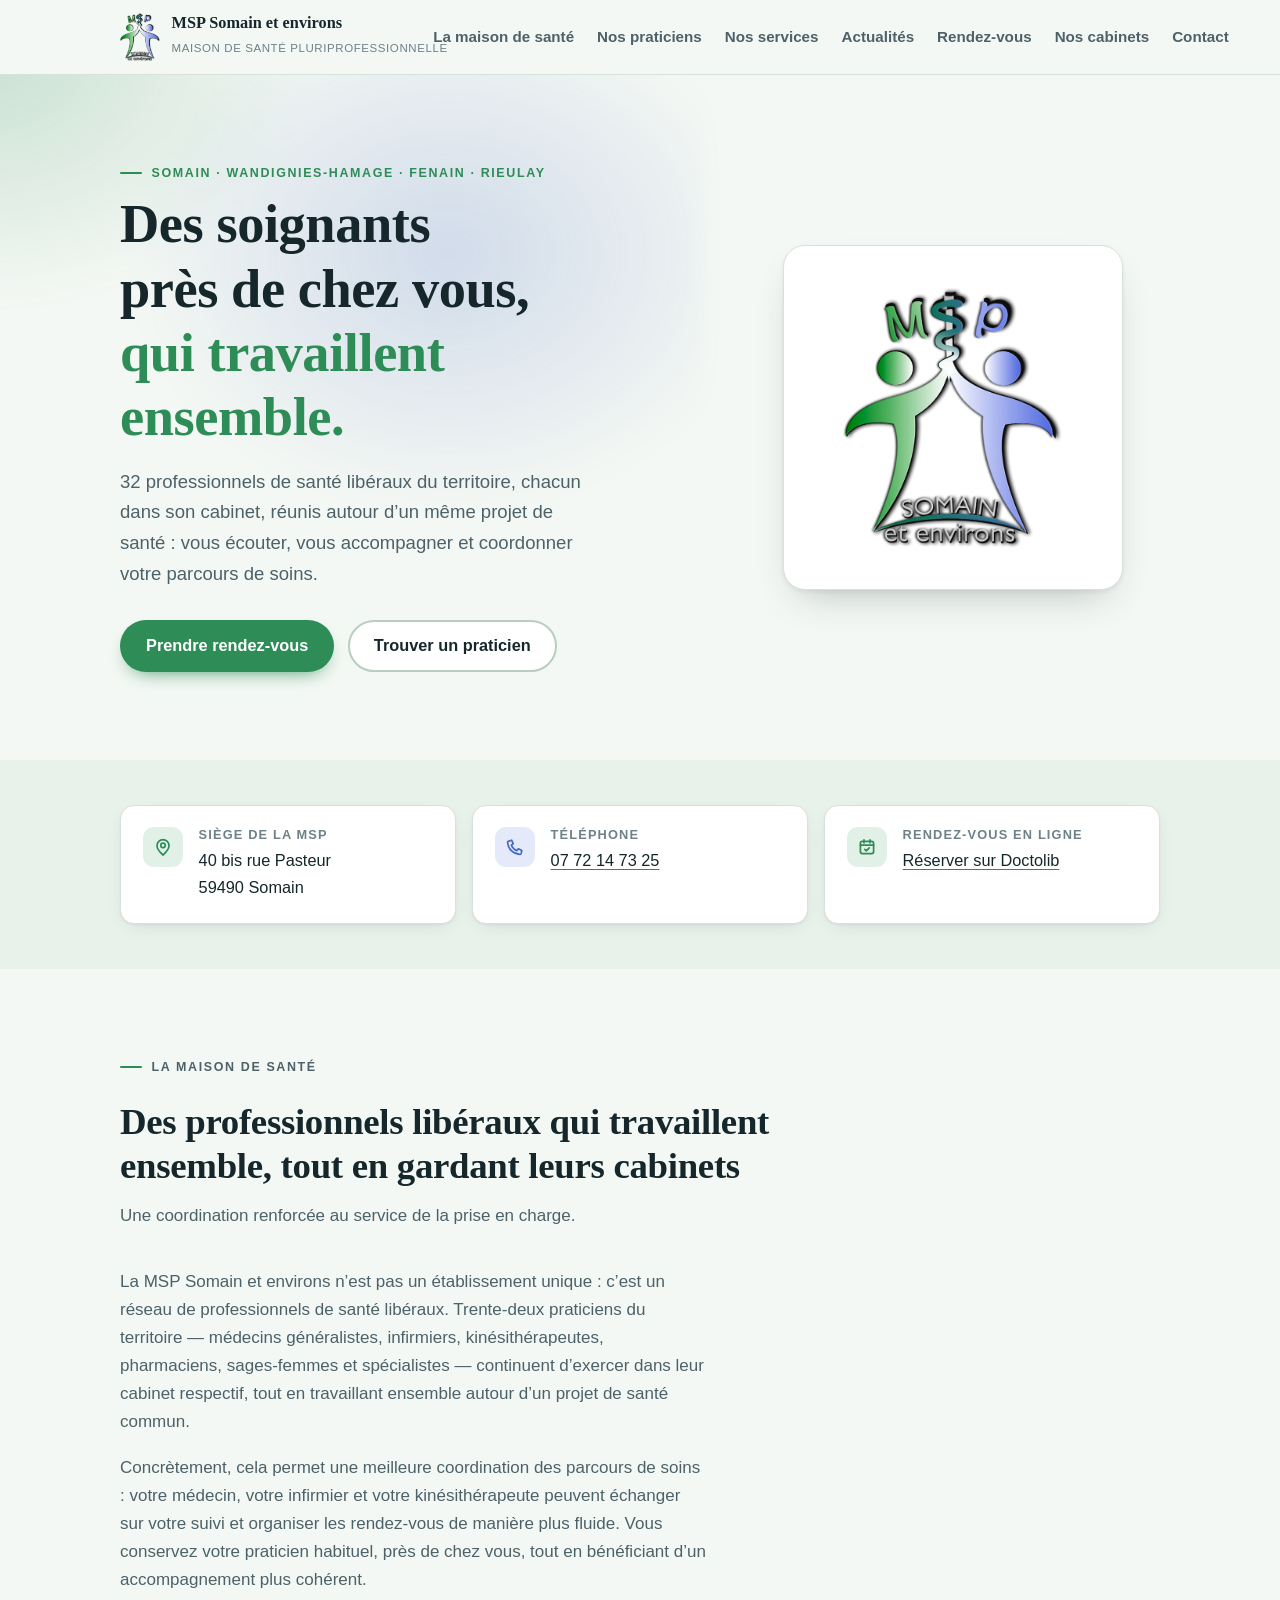
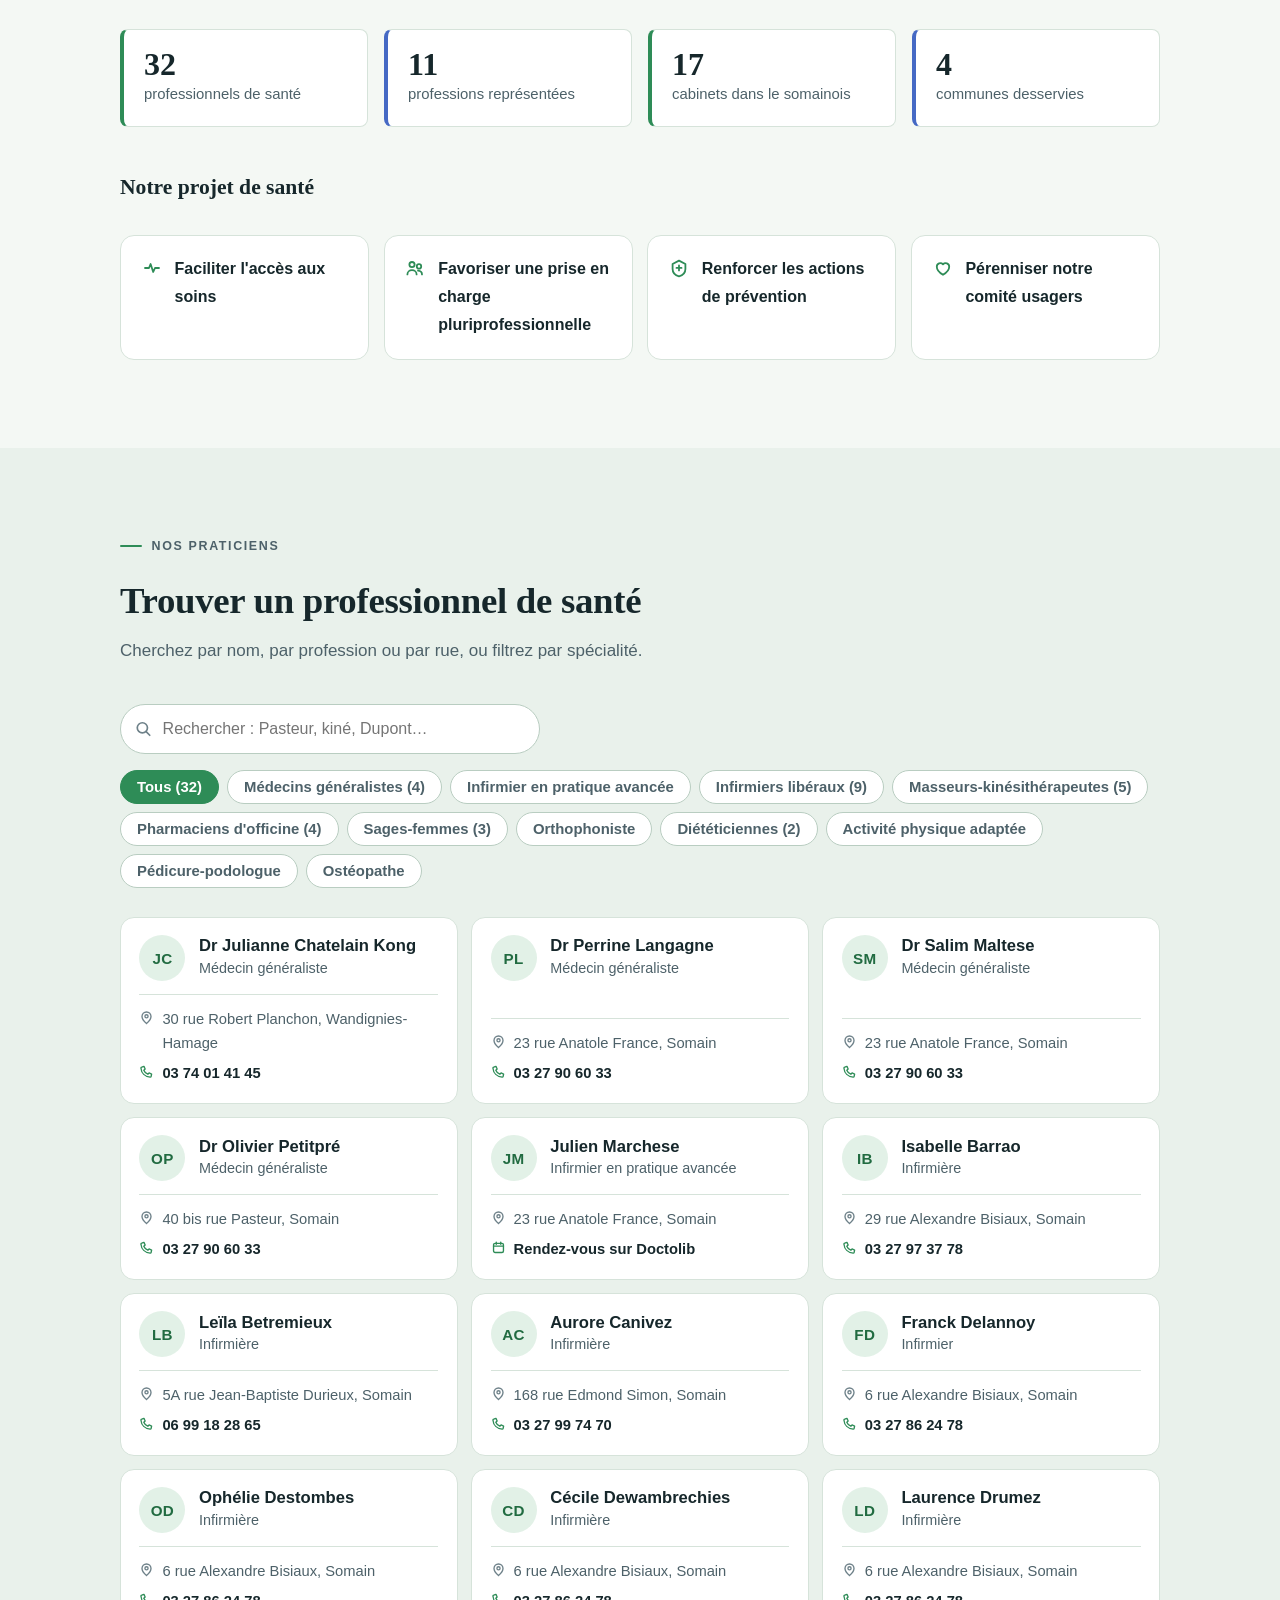
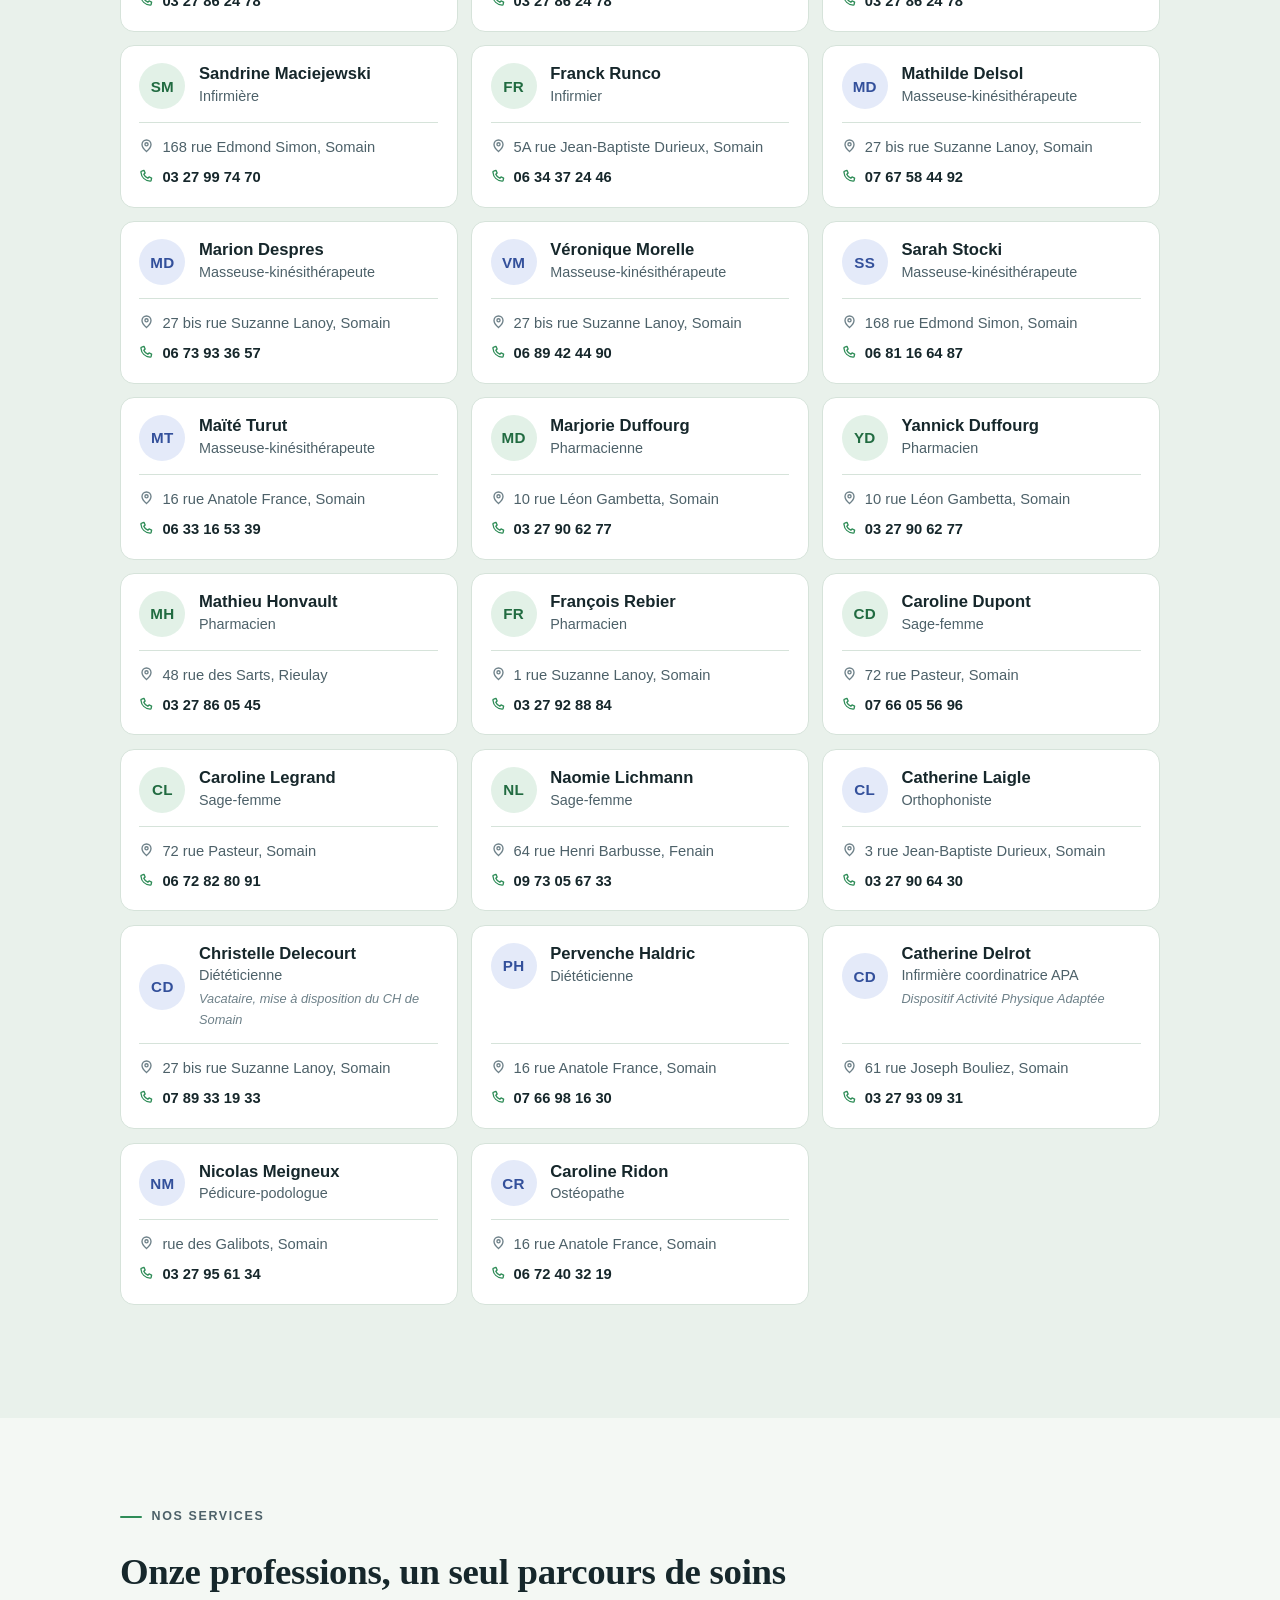
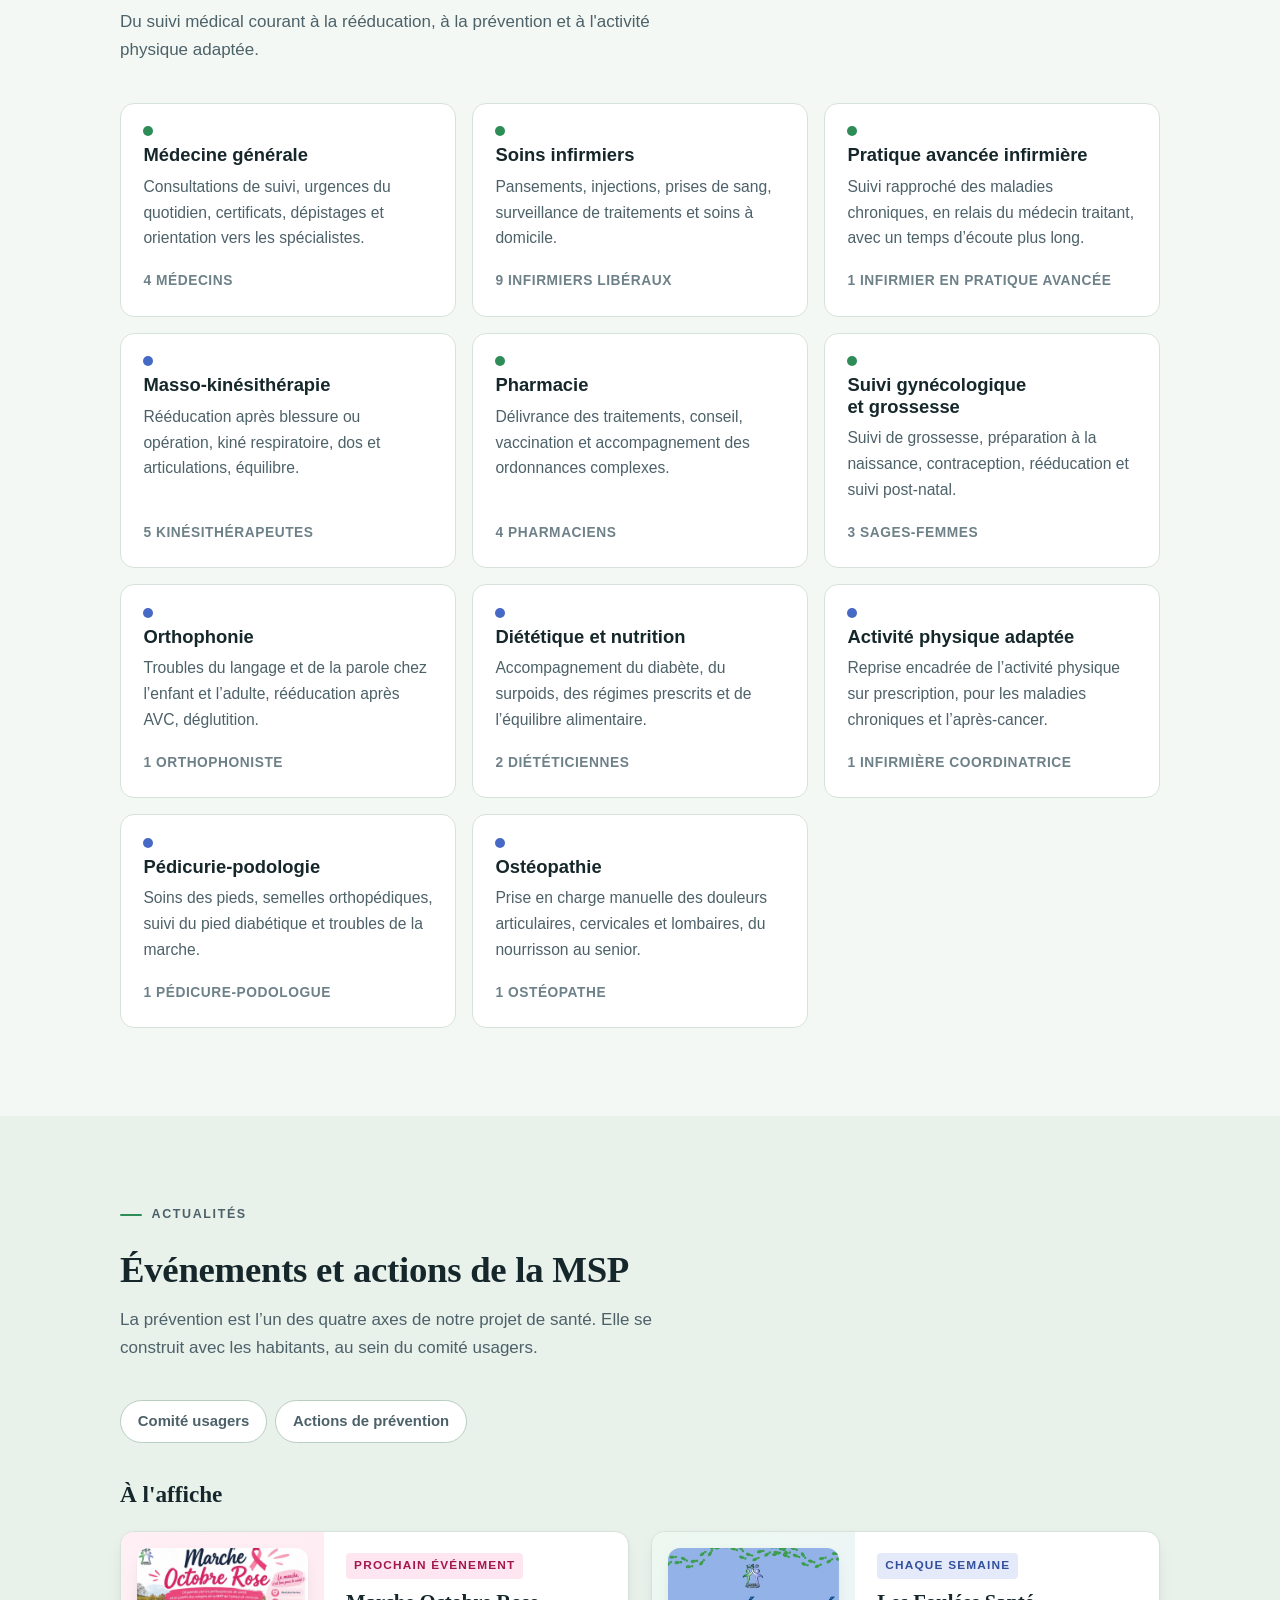
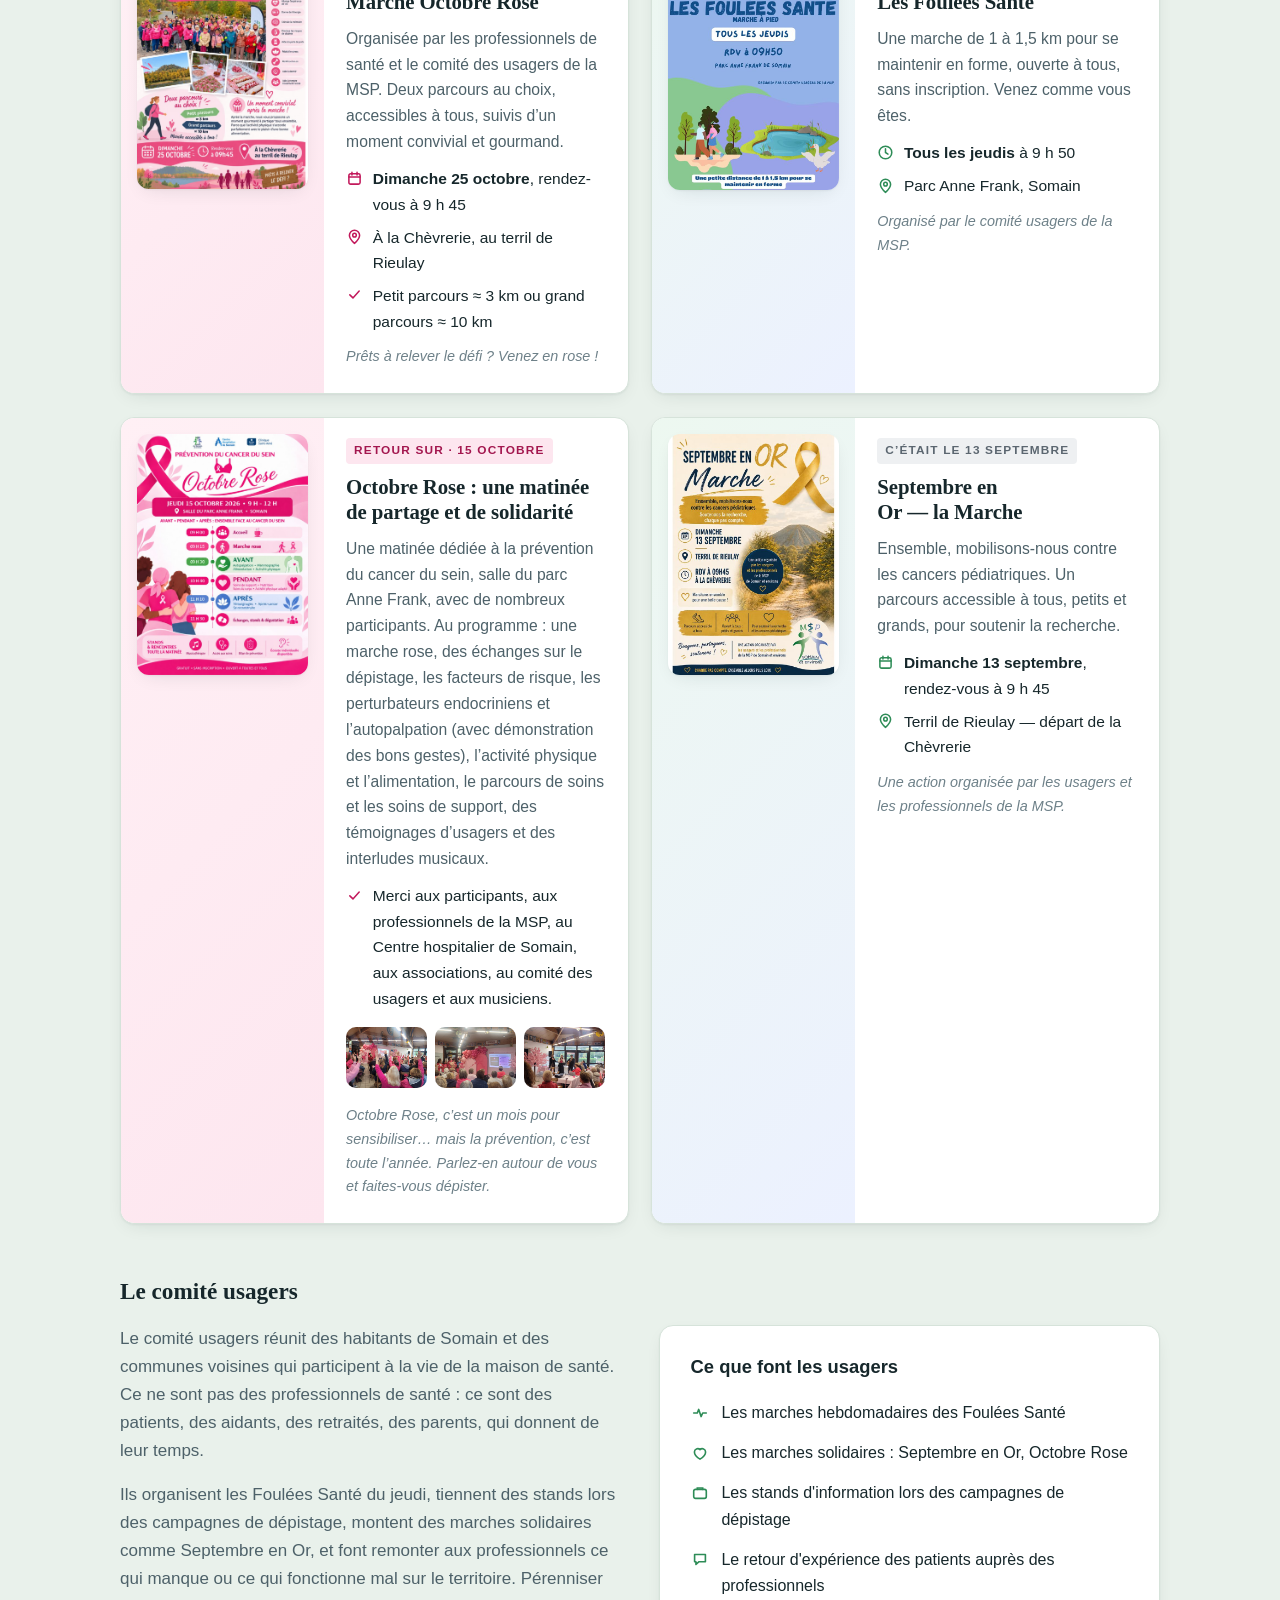
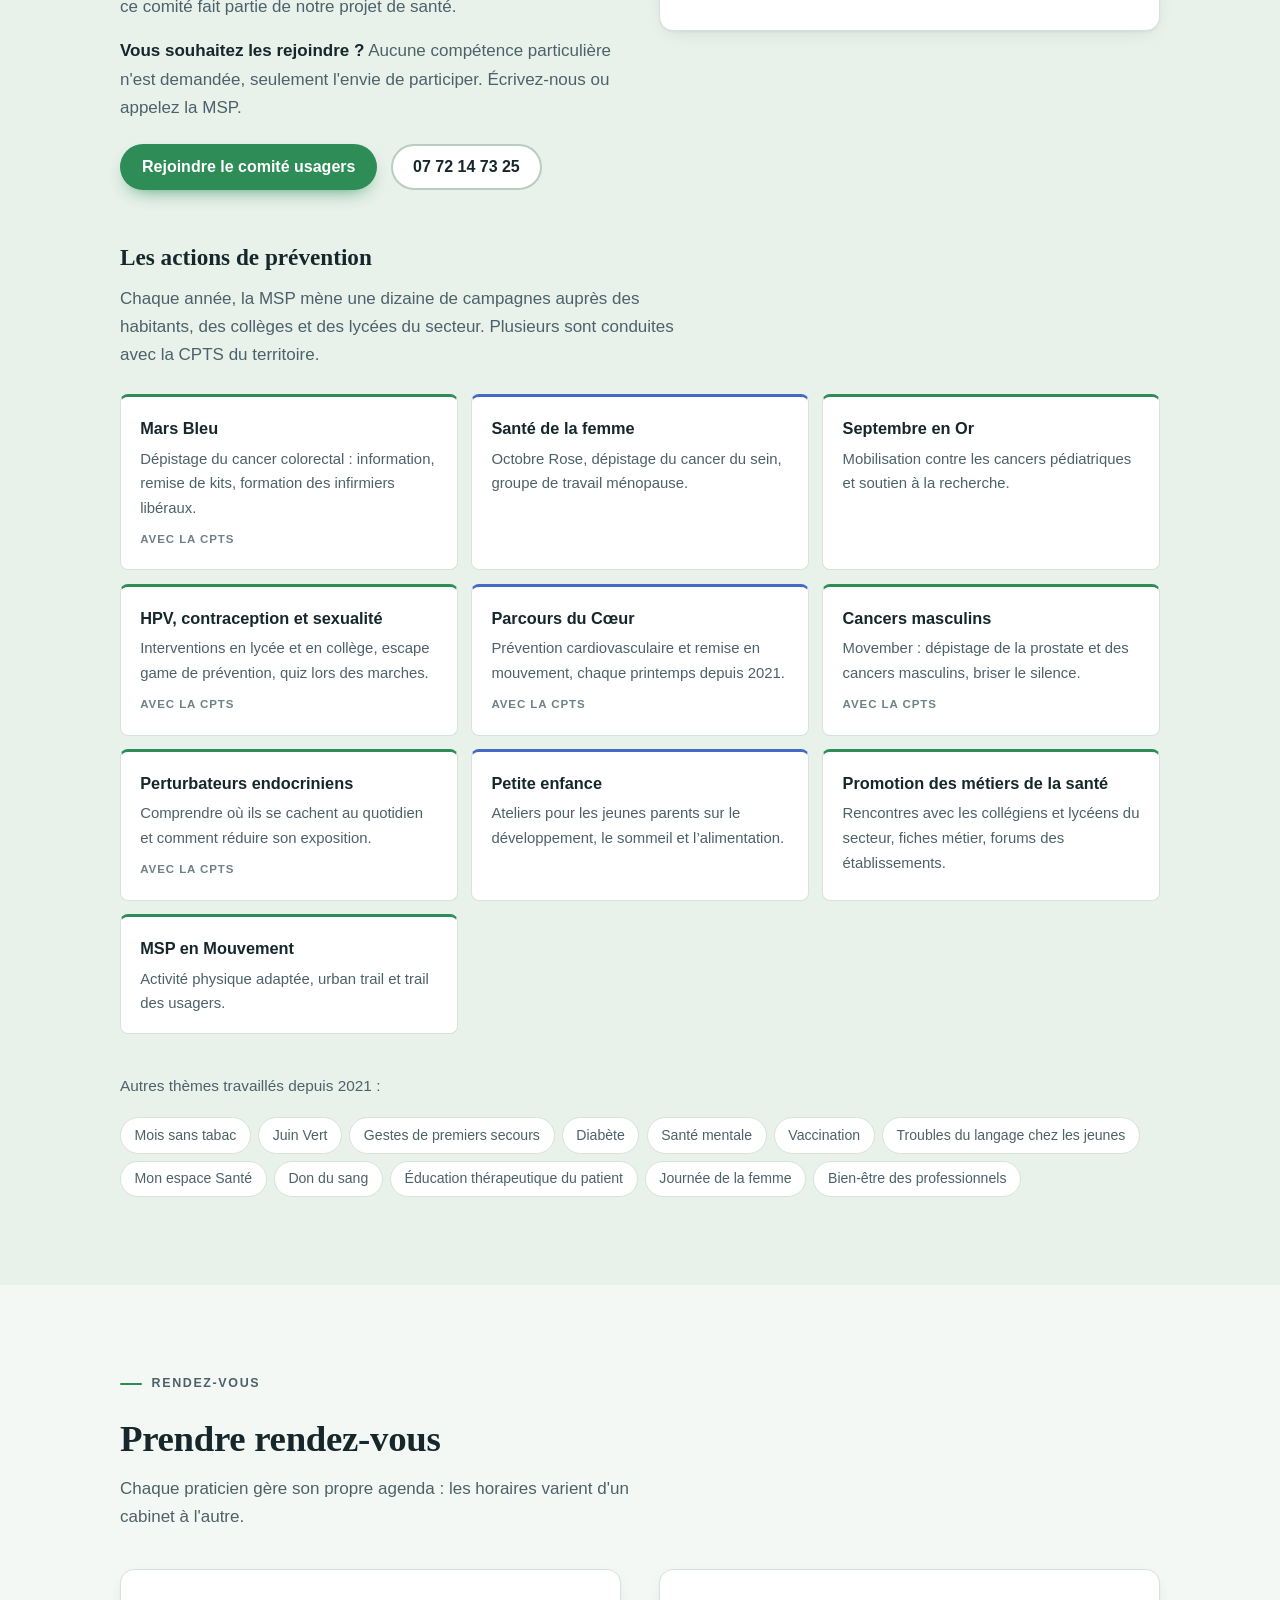
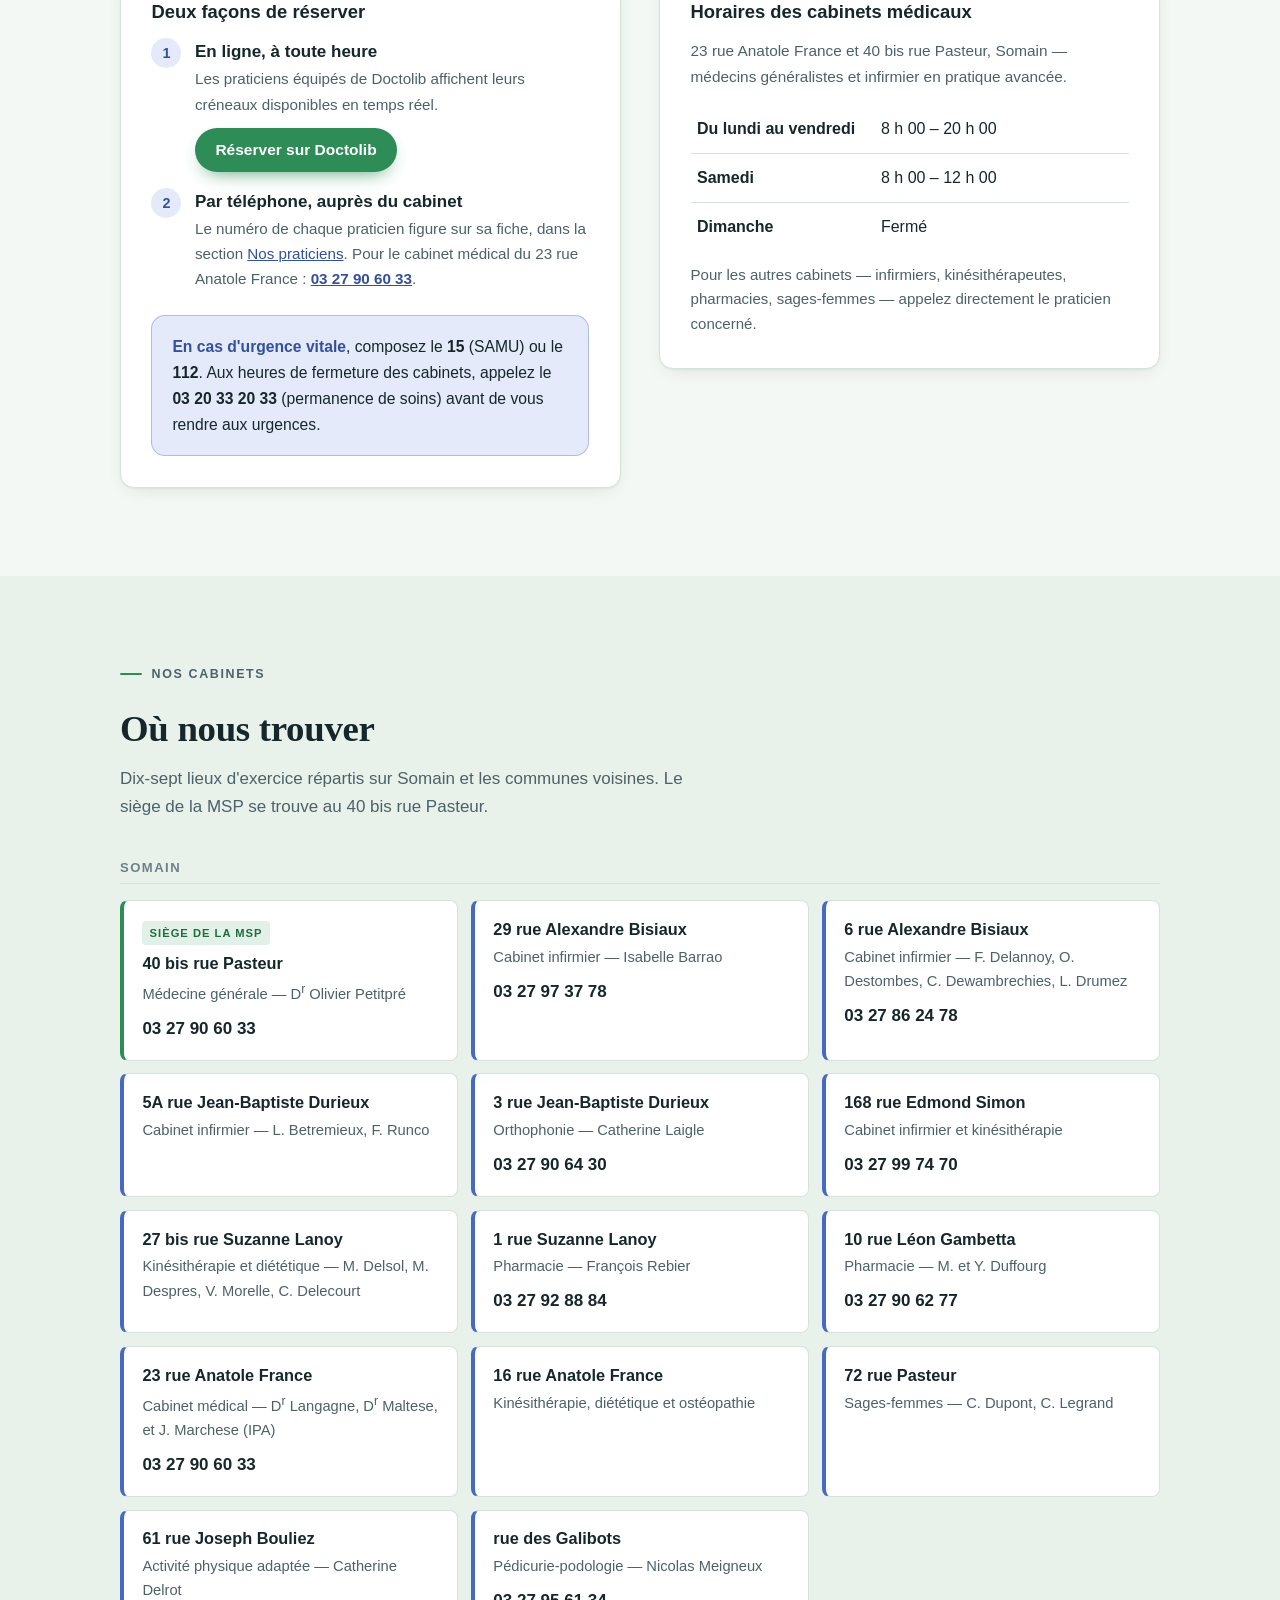
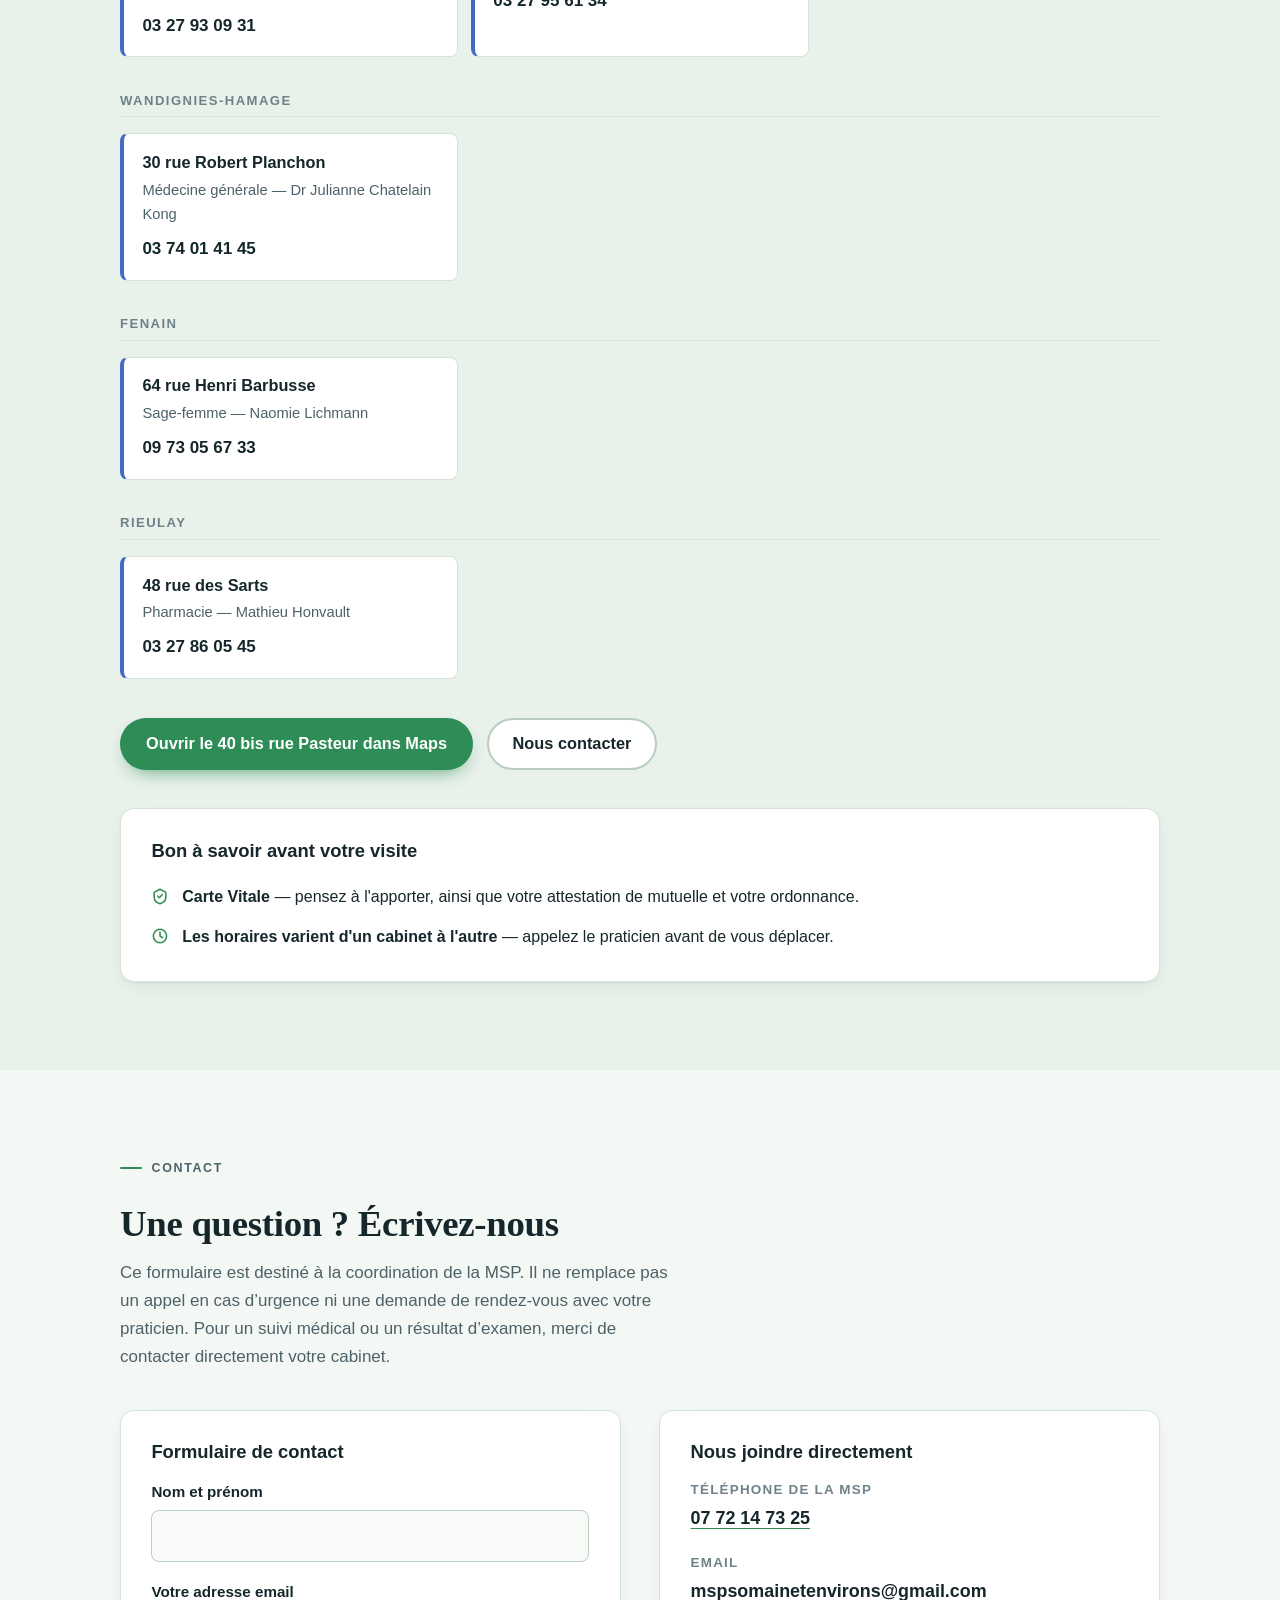
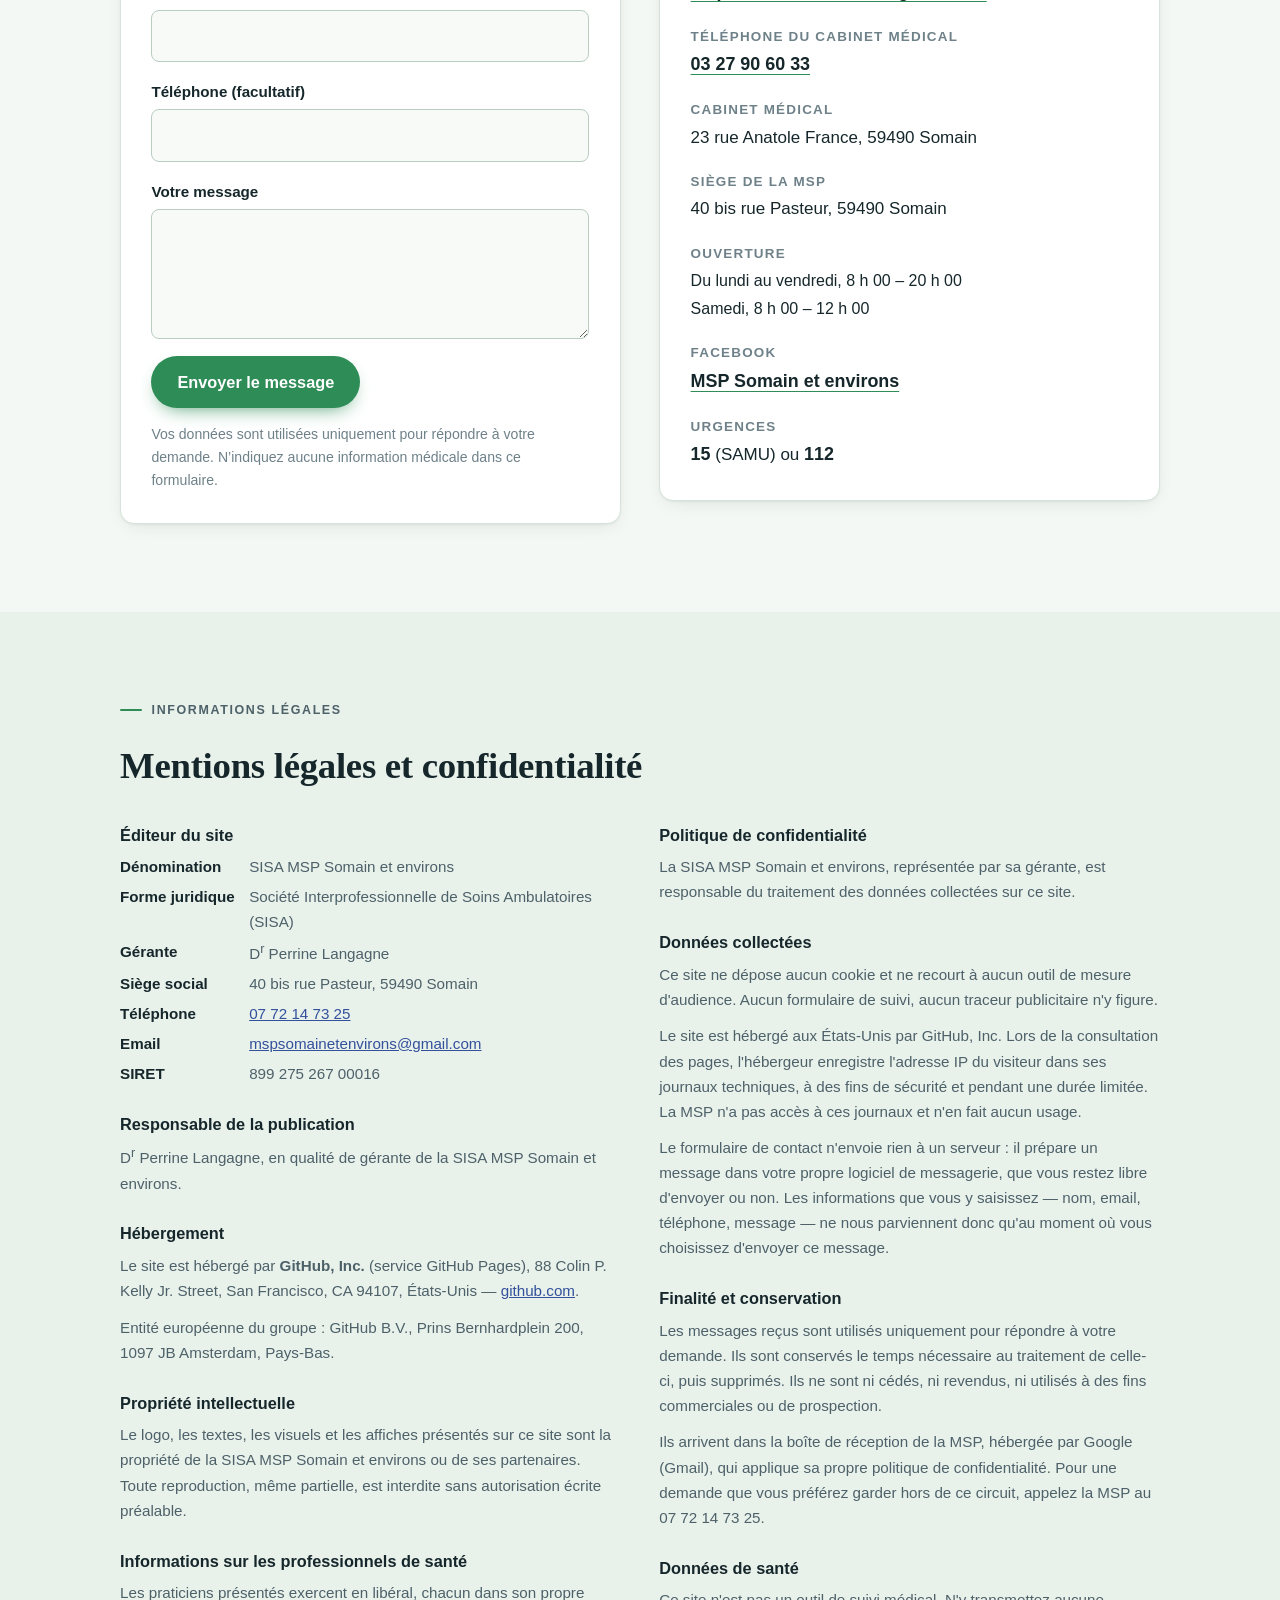
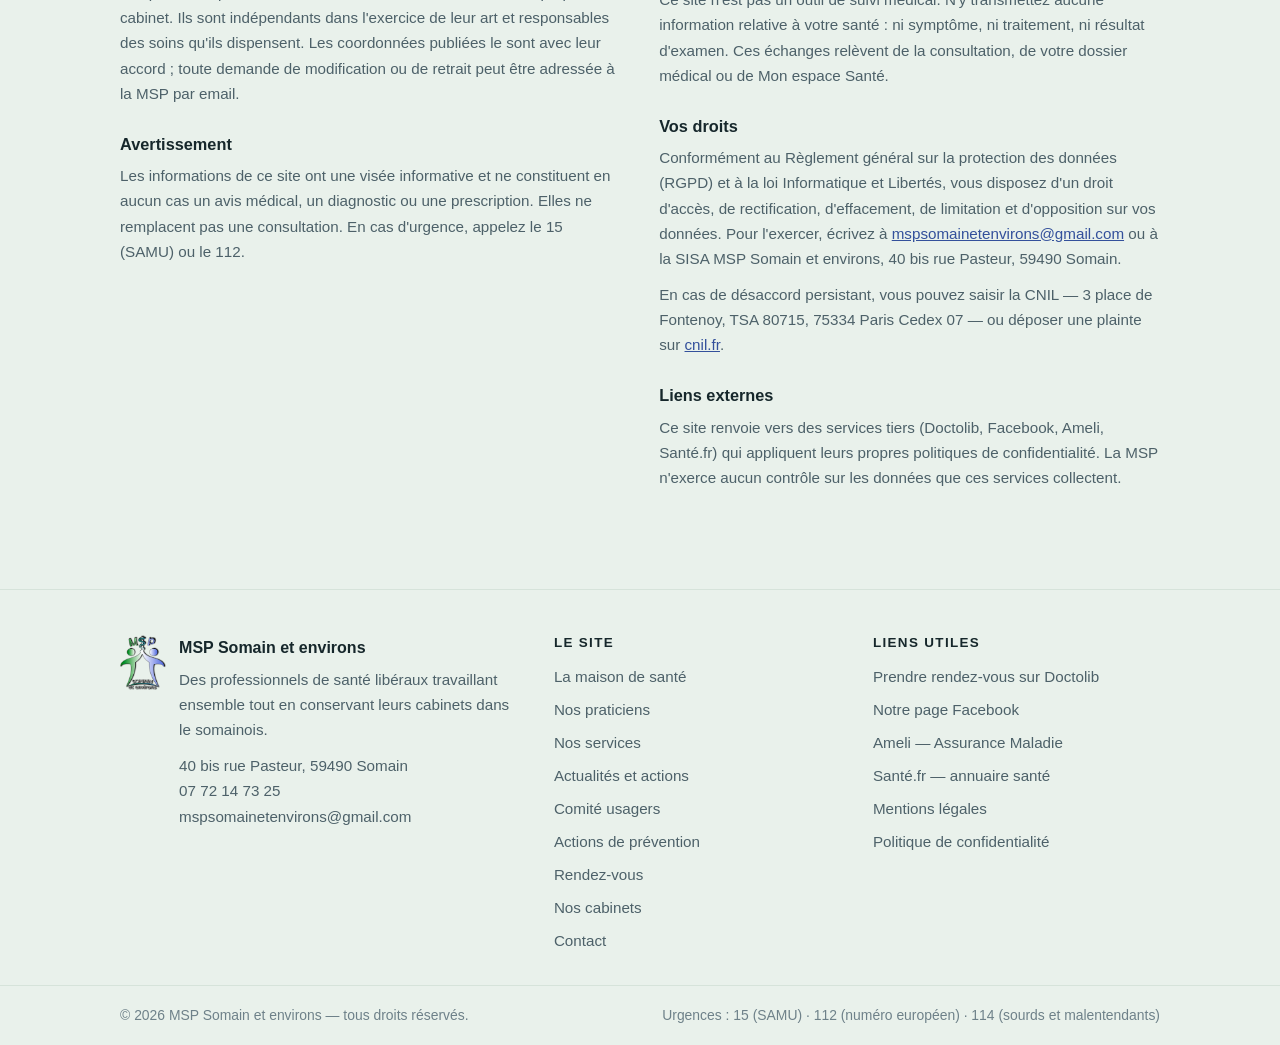
<file: index.html>
<!doctype html>
<html lang="fr">
<head>
<meta charset="utf-8">
<meta name="viewport" content="width=device-width, initial-scale=1">
<title>MSP Somain et environs</title>
<meta name="description" content="Maison de santé pluriprofessionnelle de Somain : 32 professionnels de santé libéraux, coordonnés sur Somain, Wandignies-Hamage, Fenain et Rieulay.">
<link rel="icon" type="image/png" href="favicon.png">
<meta name="theme-color" content="#2E8C57">
<meta property="og:title" content="MSP Somain et environs">
<meta property="og:description" content="Maison de santé pluriprofessionnelle de Somain : 32 professionnels de santé libéraux, coordonnés sur Somain, Wandignies-Hamage, Fenain et Rieulay.">
<meta property="og:type" content="website">
<style>
:root{
  --fond:#f4f8f4;
  --fond-alt:#e9f1eb;
  --surface:#fff;
  --surface-2:#f7faf7;
  --trait:#d6e3da;
  --trait-fort:#b9cdc1;
  --encre:#16272b;
  --encre-2:#4d6169;
  --encre-3:#6e8189;
  --vert:#2e8c57;
  --vert-fonce:#216b41;
  --vert-voile:#e2f1e7;
  --bleu:#4569c4;
  --bleu-fonce:#33509b;
  --bleu-voile:#e4eaf9;
  --ombre-douce:0 1px 2px rgba(22,39,43,.05),0 6px 20px -8px rgba(22,39,43,.14);
  --ombre-forte:0 2px 4px rgba(22,39,43,.06),0 18px 40px -18px rgba(22,39,43,.30);
  --rail:1120px;
  --r-s:8px;
  --r-m:14px;
  --r-l:22px;
  --serif:"Literata","Georgia","Times New Roman",serif;
  --sans:"Source Sans 3","Segoe UI","Arial",sans-serif;
}
*{box-sizing:border-box}
html{scroll-behavior:smooth;scroll-padding-top:92px}
body{
  margin:0;
  background:var(--fond);
  color:var(--encre);
  font:400 1.0625rem/1.65 var(--sans);
  -webkit-font-smoothing:antialiased;
}
img{max-width:100%;display:block;height:auto}
a{color:var(--bleu-fonce)}
h1,h2,h3{
  font-family:var(--serif);
  font-weight:600;
  line-height:1.18;
  letter-spacing:-.008em;
  margin:0;
  text-wrap:balance;
}
h1{font-size:clamp(2.1rem,1.4rem + 3vw,3.4rem)}
h2{font-size:clamp(1.6rem,1.2rem + 1.7vw,2.3rem)}
h3{font-size:1.15rem;font-family:var(--sans);font-weight:700;letter-spacing:0}
p{margin:0}
.rail{width:100%;max-width:var(--rail);margin-inline:auto;padding-inline:clamp(1.15rem,4vw,2.5rem)}
.lisible{max-width:62ch}
.evite{position:absolute;left:-9999px;top:0;background:var(--vert);color:#fff;padding:.8rem 1.2rem;z-index:100;border-radius:0 0 var(--r-s) 0}
.evite:focus{left:0}
.eyebrow{
  font-size:.78rem;font-weight:700;letter-spacing:.13em;text-transform:uppercase;color:var(--vert);
  margin:0 0 .55rem;display:flex;align-items:center;gap:.6rem;
}
.eyebrow::before{content:"";width:22px;height:2px;background:var(--vert);border-radius:2px;flex:none}
section > .rail{padding-block:clamp(3.2rem,7vw,5.5rem)}
.bande-alt{background:var(--fond-alt)}
.tete-section{display:flex;flex-direction:column;gap:.9rem;margin-bottom:2.4rem}
.tete-section p{color:var(--encre-2);max-width:60ch}
.site-tete{
  position:sticky;top:0;z-index:50;
  background:color-mix(in srgb, var(--fond) 88%, transparent);backdrop-filter:blur(10px);
  border-bottom:1px solid var(--trait);
}
.site-tete .rail{
  display:flex;align-items:center;gap:1rem;min-height:74px;padding-block:.55rem;
}
.marque{display:flex;align-items:center;gap:.7rem;text-decoration:none;color:inherit;margin-right:auto}
.marque img{width:40px}
.marque b{font-family:var(--serif);font-size:1.02rem;font-weight:600;display:block;line-height:1.2}
.marque .sous{font-size:.72rem;color:var(--encre-3);letter-spacing:.05em;text-transform:uppercase;white-space:nowrap}
@media (max-width:1180px){.marque .sous{display:none}}
.nav-liens{display:flex;align-items:center;gap:.2rem}
.nav-liens a{
  color:var(--encre-2);text-decoration:none;font-size:.95rem;font-weight:600;padding:.5rem .62rem;border-radius:var(--r-s);white-space:nowrap;
}
.nav-liens a:hover{color:var(--encre);background:var(--vert-voile)}
.burger{
  display:none;background:var(--surface);border:1px solid var(--trait-fort);color:var(--encre);
  border-radius:var(--r-s);padding:.55rem .8rem;font:600 .95rem var(--sans);cursor:pointer;align-items:center;gap:.5rem;
}
.burger svg{display:block}
@media (max-width:940px){
  .burger{display:inline-flex}
  .nav-liens{
    display:none;position:absolute;top:100%;left:0;right:0;flex-direction:column;align-items:stretch;gap:0;
    background:var(--surface);border-bottom:1px solid var(--trait);box-shadow:var(--ombre-forte);
    padding:.5rem clamp(1.15rem,4vw,2.5rem) 1rem;
  }
  .nav-liens.ouvert{display:flex}
  .nav-liens a{padding:.85rem .4rem;font-size:1.05rem;border-bottom:1px solid var(--trait)}
  .nav-liens a:last-child{border-bottom:0}
}
.btn{
  display:inline-flex;align-items:center;justify-content:center;gap:.55rem;padding:.92rem 1.5rem;border-radius:999px;
  font:700 1.02rem var(--sans);text-decoration:none;border:2px solid transparent;cursor:pointer;
  transition:transform .16s ease, box-shadow .16s ease, background-color .16s ease;
}
.btn:hover{transform:translateY(-2px)}
.btn-vert{background:var(--vert);color:#fff;box-shadow:0 8px 20px -10px var(--vert)}
.btn-vert:hover{background:var(--vert-fonce)}
.btn-ligne{background:var(--surface);color:var(--encre);border-color:var(--trait-fort)}
.btn-ligne:hover{border-color:var(--vert);color:var(--vert-fonce)}
.heros{position:relative;overflow:hidden}
.heros::before{
  content:"";position:absolute;inset:-40% 45% auto -25%;height:120%;
  background:radial-gradient(45% 45% at 30% 30%, color-mix(in srgb, var(--vert) 22%, transparent), transparent 70%),
             radial-gradient(45% 45% at 75% 55%, color-mix(in srgb, var(--bleu) 20%, transparent), transparent 70%);
  filter:blur(10px);pointer-events:none;
}
.heros > .rail{position:relative;display:grid;gap:clamp(2rem,5vw,4rem);align-items:center}
@media (min-width: 880px){.heros > .rail{grid-template-columns:1.15fr .85fr}}
.heros h1 span{color:var(--vert);display:block}
.heros .accroche{margin-top:1.1rem;font-size:1.16rem;color:var(--encre-2);max-width:46ch}
.heros .actions{display:flex;flex-wrap:wrap;gap:.85rem;margin-top:1.9rem}
.heros-logo{
  justify-self:center;background:var(--surface);border:1px solid var(--trait);border-radius:var(--r-l);
  padding:clamp(1.6rem,4vw,2.6rem);box-shadow:var(--ombre-forte);max-width:340px;
}
.heros-logo .logo-box{
  width:100%;aspect-ratio:1;display:grid;place-items:center;border-radius:18px;background:linear-gradient(135deg,#edf8f0,#eaf0ff);border:1px solid var(--trait);
}
.logo-box svg{width:80%;height:auto}
.heros-logo .logo-box{background:#fff;border:none}
.logo-box img{width:86%;height:auto;display:block}
.evenement .affiche .poster-img{width:100%;max-width:320px;height:auto;display:block;border-radius:12px;box-shadow:var(--ombre-douce)}
.pratique{display:grid;gap:1rem;grid-template-columns:repeat(auto-fit,minmax(250px,1fr))}
.carte-pratique{
  background:var(--surface);border:1px solid var(--trait);border-radius:var(--r-m);padding:1.35rem 1.4rem;box-shadow:var(--ombre-douce);
  display:flex;gap:.95rem;align-items:flex-start;
}
.carte-pratique .pastille{
  flex:none;width:40px;height:40px;border-radius:11px;display:grid;place-items:center;background:var(--vert-voile);color:var(--vert);
}
.carte-pratique.bleue .pastille{background:var(--bleu-voile);color:var(--bleu)}
.carte-pratique h3{font-size:.8rem;text-transform:uppercase;letter-spacing:.09em;color:var(--encre-3);margin-bottom:.3rem}
.carte-pratique p{font-size:1.02rem;overflow-wrap:anywhere}
.carte-pratique a{color:var(--encre);text-decoration-color:var(--vert);text-underline-offset:3px}
.chiffres{display:grid;gap:1rem;grid-template-columns:repeat(auto-fit,minmax(170px,1fr));margin-top:2.2rem}
.chiffre{
  background:var(--surface);border:1px solid var(--trait);border-left:4px solid var(--vert);border-radius:var(--r-s);
  padding:1.1rem 1.25rem;
}
.chiffre:nth-child(even){border-left-color:var(--bleu)}
.chiffre b{display:block;font-family:var(--serif);font-size:2rem;line-height:1;font-variant-numeric:tabular-nums}
.chiffre span{font-size:.93rem;color:var(--encre-2)}
.axes{list-style:none;padding:0;margin:2.2rem 0 0;display:grid;gap:.9rem;grid-template-columns:repeat(auto-fit,minmax(230px,1fr))}
.axe{
  background:var(--surface);border:1px solid var(--trait);border-radius:var(--r-m);padding:1.2rem 1.3rem;display:flex;gap:.8rem;align-items:flex-start;
}
.axe svg{flex:none;margin-top:.15rem;color:var(--vert)}
.axe b{font-size:1rem}
.filtres{display:flex;flex-wrap:wrap;gap:.5rem;margin-bottom:1.8rem}
.filtre{
  background:var(--surface);border:1px solid var(--trait-fort);color:var(--encre-2);border-radius:999px;padding:.5rem 1rem;
  font:600 .93rem var(--sans);cursor:pointer;
}
.filtre:hover{border-color:var(--vert);color:var(--encre)}
.filtre[aria-pressed="true"]{background:var(--vert);border-color:var(--vert);color:#fff}
.recherche{position:relative;margin-bottom:1rem;max-width:420px}
.recherche input{
  width:100%;font:inherit;font-size:1rem;color:var(--encre);background:var(--surface);
  border:1px solid var(--trait-fort);border-radius:999px;padding:.7rem 1rem .7rem 2.6rem;
}
.recherche svg{position:absolute;left:.95rem;top:50%;transform:translateY(-50%);color:var(--encre-3);pointer-events:none}
.equipe{display:grid;gap:.85rem;grid-template-columns:repeat(auto-fill,minmax(300px,1fr));list-style:none;padding:0;margin:0}
.praticien{
  background:var(--surface);border:1px solid var(--trait);border-radius:var(--r-m);padding:1.05rem 1.15rem 1.1rem;
  display:flex;flex-direction:column;gap:.8rem;
}
.praticien.masque{display:none}
.pr-tete{display:flex;align-items:center;gap:.85rem}
.pr-tete .mono{
  flex:none;width:46px;height:46px;border-radius:50%;display:grid;place-items:center;
  font:700 .95rem var(--sans);letter-spacing:.02em;background:var(--vert-voile);color:var(--vert-fonce);
}
.praticien[data-fam="b"] .pr-tete .mono{background:var(--bleu-voile);color:var(--bleu-fonce)}
.pr-nom{display:block;font-size:1.04rem;font-weight:700;line-height:1.3}
.pr-prof{display:block;font-size:.9rem;color:var(--encre-2)}
.pr-note{display:block;font-size:.8rem;color:var(--encre-3);font-style:italic}
.pr-coords{display:flex;flex-direction:column;gap:.35rem;border-top:1px solid var(--trait);padding-top:.75rem;margin-top:auto}
.pr-coords > *{display:flex;gap:.5rem;align-items:flex-start;font-size:.92rem;color:var(--encre-2)}
.pr-coords svg{flex:none;margin-top:.2rem;color:var(--encre-3)}
.pr-coords a{color:var(--encre);font-weight:700;text-decoration:none;font-variant-numeric:tabular-nums}
.pr-coords a:hover{text-decoration:underline;text-decoration-color:var(--vert);text-underline-offset:3px}
.pr-coords a svg{color:var(--vert)}
.note-equipe{margin-top:1.6rem;font-size:.95rem;color:var(--encre-2)}
.vide{margin-top:1.5rem;font-size:1rem;color:var(--encre-2)}
.services{display:grid;gap:1rem;grid-template-columns:repeat(auto-fit,minmax(260px,1fr))}
.service{
  background:var(--surface);border:1px solid var(--trait);border-radius:var(--r-m);padding:1.4rem;
  display:flex;flex-direction:column;gap:.5rem;
}
.service .puce{width:10px;height:10px;border-radius:50%;background:var(--vert)}
.service.b .puce{background:var(--bleu)}
.service p{color:var(--encre-2);font-size:.98rem}
.service .nb{margin-top:auto;padding-top:.7rem;font-size:.86rem;font-weight:700;color:var(--encre-3);letter-spacing:.04em;text-transform:uppercase}
.sous-nav{display:flex;flex-wrap:wrap;gap:.5rem;margin-bottom:2.4rem}
.sous-nav a{
  background:var(--surface);border:1px solid var(--trait-fort);color:var(--encre-2);border-radius:999px;padding:.5rem 1.05rem;
  font-size:.93rem;font-weight:600;text-decoration:none;
}
.sous-nav a:hover{border-color:var(--vert);color:var(--encre)}
.evenements{display:grid;gap:1.4rem}
@media (min-width:900px){.evenements{grid-template-columns:1fr 1fr}}
.evenement{
  background:var(--surface);border:1px solid var(--trait);border-radius:var(--r-m);overflow:hidden;box-shadow:var(--ombre-douce);
  display:flex;flex-direction:column;
}
.evenement .affiche{background:linear-gradient(135deg,#edf8f0,#ecf1ff);min-height:220px;display:flex;align-items:center;justify-content:center;padding:1rem}
.evenement .affiche .poster{
  width:100%;max-width:320px;height:200px;border-radius:18px;border:1px solid var(--trait);position:relative;overflow:hidden;
  background:linear-gradient(135deg,#dfefff,#effaf1);box-shadow:inset 0 0 0 1px rgba(255,255,255,.5);
}
.evenement .poster::before{content:"";position:absolute;inset:0;background:radial-gradient(circle at 20% 20%, rgba(46,140,87,.22), transparent 32%),radial-gradient(circle at 80% 62%, rgba(69,105,196,.18), transparent 36%)}
.evenement .poster .p-titre{
  position:absolute;left:1.1rem;right:1.1rem;top:1rem;font-weight:700;letter-spacing:.04em;text-transform:uppercase;color:#21422f;font-size:.8rem
}
.evenement .poster .p-body{
  position:absolute;left:1.1rem;right:1.1rem;bottom:1.1rem;font-family:var(--serif);font-weight:600;font-size:1.7rem;line-height:1.08;color:#1a2c2d
}
.evenement.recurrent .poster{background:linear-gradient(135deg,#eef4ff,#f3f7ff)}
.evenement.rose .quand{background:#fde6ef;color:#a3174f}
.evenement.rose .affiche{background:linear-gradient(135deg,#fff0f5,#fde6ef)}
.evenement.rose .detail svg{color:#c2185b}
.evenement .quand.passe{background:#eef0f2;color:#5b6670}
.evenement .affiche a{display:block;width:100%;max-width:320px}
.galerie{display:grid;grid-template-columns:repeat(3,1fr);gap:.5rem;margin:.3rem 0}
.galerie a{display:block;border-radius:10px;overflow:hidden;aspect-ratio:4/3}
.galerie img{width:100%;height:100%;object-fit:cover;display:block;transition:transform .25s}
.galerie a:hover img{transform:scale(1.05)}
.evenement .corps{padding:1.3rem 1.4rem 1.5rem;display:flex;flex-direction:column;gap:.7rem}
.evenement .quand{
  align-self:flex-start;font-size:.74rem;font-weight:700;text-transform:uppercase;letter-spacing:.1em;border-radius:4px;padding:.2rem .5rem;
  background:var(--vert-voile);color:var(--vert-fonce);
}
.evenement.recurrent .quand{background:var(--bleu-voile);color:var(--bleu-fonce)}
.evenement h3{font-family:var(--serif);font-weight:600;font-size:1.3rem;letter-spacing:-.005em}
.evenement .detail{list-style:none;padding:0;margin:0;display:flex;flex-direction:column;gap:.45rem}
.evenement .detail li{display:flex;gap:.6rem;align-items:flex-start;font-size:.97rem}
.evenement .detail svg{flex:none;margin-top:.22rem;color:var(--vert)}
.evenement .par{font-size:.9rem;color:var(--encre-3);font-style:italic}
@media (min-width:620px){
  .evenement{flex-direction:row;align-items:flex-start}
  .evenement .affiche{flex:0 0 40%;align-self:stretch;display:flex;align-items:flex-start;padding:1rem}
  .evenement .poster{max-width:none;width:100%}
  .evenement .corps{flex:1 1 auto}
}
.duo{display:grid;gap:1.6rem;align-items:start}
@media (min-width:860px){.duo{grid-template-columns:1fr 1fr;gap:2.4rem}}
.bloc{
  background:var(--surface);border:1px solid var(--trait);border-radius:var(--r-m);padding:clamp(1.3rem,3vw,1.9rem);box-shadow:var(--ombre-douce);
}
.bloc h3{margin-bottom:1rem}
.infos-acces{list-style:none;padding:0;margin:1.4rem 0 0;display:grid;gap:.85rem}
.infos-acces li{display:flex;gap:.8rem;align-items:flex-start;font-size:1rem}
.infos-acces svg{flex:none;margin-top:.22rem;color:var(--vert)}
.campagnes{display:grid;gap:.85rem;grid-template-columns:repeat(auto-fill,minmax(275px,1fr));list-style:none;padding:0;margin:0}
.campagne{
  background:var(--surface);border:1px solid var(--trait);border-top:3px solid var(--vert);border-radius:var(--r-s);padding:1.1rem 1.2rem;
}
.campagne:nth-child(3n+2){border-top-color:var(--bleu)}
.campagne b{display:block;font-size:1.02rem}
.campagne span{display:block;font-size:.93rem;color:var(--encre-2);margin-top:.3rem}
.campagne .avec{
  display:inline-block;margin-top:.6rem;font-size:.72rem;font-weight:700;text-transform:uppercase;letter-spacing:.08em;color:var(--encre-3);
}
.themes{display:flex;flex-wrap:wrap;gap:.45rem;list-style:none;padding:0;margin:1.2rem 0 0}
.themes li{
  background:var(--surface);border:1px solid var(--trait);border-radius:999px;padding:.35rem .85rem;font-size:.88rem;color:var(--encre-2)
}
.liste-rdv{list-style:none;padding:0;margin:0;display:flex;flex-direction:column;gap:1rem}
.liste-rdv li{display:flex;gap:.85rem;align-items:flex-start}
.liste-rdv .num{
  flex:none;width:30px;height:30px;border-radius:50%;background:var(--bleu-voile);color:var(--bleu-fonce);display:grid;place-items:center;font:700 .9rem var(--sans);
}
.liste-rdv b{display:block}
.liste-rdv p{font-size:.95rem;color:var(--encre-2)}
.alerte{
  margin-top:1.5rem;background:var(--bleu-voile);border:1px solid color-mix(in srgb, var(--bleu) 35%, transparent);border-radius:var(--r-m);
  padding:1.1rem 1.25rem;font-size:.98rem;
}
.alerte b{color:var(--bleu-fonce)}
.tableau-wrap{overflow-x:auto}
table.horaires{width:100%;border-collapse:collapse;font-variant-numeric:tabular-nums}
table.horaires th,table.horaires td{text-align:left;padding:.68rem .4rem;border-bottom:1px solid var(--trait);font-size:1rem}
table.horaires th{font-weight:700;width:42%}
table.horaires tr:last-child th,table.horaires tr:last-child td{border-bottom:0}
.commune-titre{
  font-family:var(--sans);font-size:.82rem;font-weight:700;text-transform:uppercase;letter-spacing:.11em;color:var(--encre-3);
  margin:2.2rem 0 1rem;padding-bottom:.5rem;border-bottom:1px solid var(--trait);
}
.commune-titre:first-of-type{margin-top:0}
.cabinets{list-style:none;padding:0;margin:0;display:grid;gap:.8rem;grid-template-columns:repeat(auto-fill,minmax(310px,1fr))}
.cabinet{
  background:var(--surface);border:1px solid var(--trait);border-left:4px solid var(--bleu);border-radius:var(--r-s);padding:1.05rem 1.15rem;
}
.cabinet.siege{border-left-color:var(--vert)}
.cabinet .adr{display:block;font-weight:700;font-size:1.02rem;line-height:1.35}
.cabinet .qui{display:block;font-size:.92rem;color:var(--encre-2);margin-top:.3rem}
.cabinet .tel{display:inline-block;margin-top:.55rem;font-weight:700;font-variant-numeric:tabular-nums;color:var(--encre);text-decoration:none}
.cabinet .tel:hover{text-decoration:underline;text-decoration-color:var(--vert);text-underline-offset:3px}
.cabinet .etiq{
  display:inline-block;font-size:.7rem;font-weight:700;text-transform:uppercase;letter-spacing:.09em;color:var(--vert-fonce);
  background:var(--vert-voile);border-radius:4px;padding:.15rem .45rem;margin-bottom:.45rem;
}
.champ{display:flex;flex-direction:column;gap:.35rem;margin-bottom:1.05rem}
.champ label{font-weight:700;font-size:.95rem}
.champ input,.champ textarea{
  font:inherit;font-size:1rem;color:var(--encre);background:var(--surface-2);border:1px solid var(--trait-fort);border-radius:var(--r-s);
  padding:.75rem .85rem;width:100%;
}
.champ textarea{min-height:130px;resize:vertical}
.champ input:focus,.champ textarea:focus{border-color:var(--vert)}
.mention-form{font-size:.88rem;color:var(--encre-3);margin-top:.9rem}
.coord{list-style:none;padding:0;margin:0;display:flex;flex-direction:column;gap:1.2rem}
.coord a{color:var(--encre);font-size:1.12rem;font-weight:700;text-decoration-color:var(--vert);text-underline-offset:4px}
.coord small{display:block;font-size:.84rem;text-transform:uppercase;letter-spacing:.09em;color:var(--encre-3);font-weight:700;margin-bottom:.15rem}
.site-pied{
  background:var(--fond-alt);border-top:1px solid var(--trait);color:var(--encre-2);font-size:.95rem;
}
.site-pied .rail{padding-block:2.8rem 2rem;display:grid;gap:2rem}
@media (min-width:780px){.site-pied .rail{grid-template-columns:1.4fr 1fr 1fr}}
.site-pied h3{font-size:.84rem;text-transform:uppercase;letter-spacing:.1em;color:var(--encre);margin-bottom:.8rem}
.site-pied ul{list-style:none;padding:0;margin:0;display:flex;flex-direction:column;gap:.5rem}
.site-pied a{color:var(--encre-2);text-decoration:none}
.site-pied a:hover{color:var(--vert);text-decoration:underline}
.site-pied .marque-pied{display:flex;gap:.8rem;align-items:flex-start}
.site-pied .marque-pied img{width:46px}
.bas-pied{
  border-top:1px solid var(--trait);font-size:.87rem;color:var(--encre-3);
}
.bas-pied .rail{padding-block:1.1rem;display:flex;flex-wrap:wrap;gap:.6rem 1.2rem;justify-content:space-between}
.legal{font-size:.95rem;color:var(--encre-2)}
.legal h3{margin:1.8rem 0 .6rem;font-size:1.02rem;color:var(--encre)}
.legal h3:first-of-type{margin-top:0}
.legal p{margin-bottom:.7rem;max-width:72ch}
.legal ul{margin:0 0 .7rem;padding-left:1.3rem;max-width:72ch}
.legal li{margin-bottom:.35rem}
.legal dl{margin:0 0 .7rem;display:grid;gap:.3rem .9rem;grid-template-columns:max-content 1fr;max-width:72ch}
.legal dt{font-weight:700;color:var(--encre)}
.legal dd{margin:0}
@media (max-width:560px){.legal dl{grid-template-columns:1fr}.legal dd{margin-bottom:.5rem}}
@media (prefers-reduced-motion: reduce){
  html{scroll-behavior:auto}
  *,*::before,*::after{animation-duration:.001ms!important;transition-duration:.001ms!important}
  .btn:hover{transform:none}
}
</style>
</head>
<body>

<a class="evite" href="#contenu">Aller au contenu principal</a>

<header class="site-tete">
  <div class="rail">
    <a class="marque" href="#accueil">
      <img src="logo.png" alt="" width="40" height="48" style="height:48px;width:auto">
      <span>
        <b>MSP Somain et environs</b>
        <span class="sous">Maison de santé pluriprofessionnelle</span>
      </span>
    </a>

    <button class="burger" id="burger" aria-expanded="false" aria-controls="nav-liens">
      <svg width="18" height="14" viewBox="0 0 18 14" fill="none" aria-hidden="true"><path d="M1 1h16M1 7h16M1 13h16" stroke="currentColor" stroke-width="2" stroke-linecap="round"/></svg>
      Menu
    </button>

    <nav class="nav-liens" id="nav-liens" aria-label="Navigation principale">
      <a href="#presentation">La maison de santé</a>
      <a href="#equipe">Nos praticiens</a>
      <a href="#services">Nos services</a>
      <a href="#actualites">Actualités</a>
      <a href="#rendez-vous">Rendez-vous</a>
      <a href="#cabinets">Nos cabinets</a>
      <a href="#contact">Contact</a>
    </nav>
  </div>
</header>

<main id="contenu">

  <section class="heros" id="accueil">
    <div class="rail">
      <div>
        <p class="eyebrow">Somain · Wandignies-Hamage · Fenain · Rieulay</p>
        <h1>Des soignants près de chez vous,<span>qui travaillent ensemble.</span></h1>
        <p class="accroche">32 professionnels de santé libéraux du territoire, chacun dans son cabinet, réunis autour d’un même projet de santé : vous écouter, vous accompagner et coordonner votre parcours de soins.</p>
        <div class="actions">
          <a class="btn btn-vert" href="#rendez-vous">Prendre rendez-vous</a>
          <a class="btn btn-ligne" href="#equipe">Trouver un praticien</a>
        </div>
      </div>
      <div class="heros-logo">
        <div class="logo-box">
          <img src="logo.png" alt="Logo MSP Somain et environs" width="560" height="665">
        </div>
      </div>
    </div>
  </section>

  <section aria-label="Informations pratiques" class="bande-alt">
    <div class="rail" style="padding-block: clamp(2rem, 4vw, 2.8rem);">
      <div class="pratique">
        <div class="carte-pratique">
          <span class="pastille" aria-hidden="true">
            <svg width="20" height="20" viewBox="0 0 20 20" fill="none"><path d="M10 18s6-5.1 6-9.4A6 6 0 1 0 4 8.6C4 12.9 10 18 10 18Z" stroke="currentColor" stroke-width="1.7"/><circle cx="10" cy="8.4" r="2.2" stroke="currentColor" stroke-width="1.7"/></svg>
          </span>
          <div>
            <h3>Siège de la MSP</h3>
            <p>40 bis rue Pasteur<br>59490 Somain</p>
          </div>
        </div>

        <div class="carte-pratique bleue">
          <span class="pastille" aria-hidden="true">
            <svg width="20" height="20" viewBox="0 0 20 20" fill="none"><path d="M6.6 3.2 8.2 6.6 6.4 8.2a9.6 9.6 0 0 0 5.4 5.4l1.6-1.8 3.4 1.6-.6 3a1.3 1.3 0 0 1-1.4 1C7.9 16.8 3.2 12.1 2.6 5.6a1.3 1.3 0 0 1 1-1.4l3-1Z" stroke="currentColor" stroke-width="1.7" stroke-linejoin="round"/></svg>
          </span>
          <div>
            <h3>Téléphone</h3>
            <p><a href="tel:+33772147325" style="white-space:nowrap;">07 72 14 73 25</a></p>
          </div>
        </div>

        <div class="carte-pratique">
          <span class="pastille" aria-hidden="true">
            <svg width="20" height="20" viewBox="0 0 20 20" fill="none"><rect x="3.4" y="4.4" width="13.2" height="12.2" rx="2" stroke="currentColor" stroke-width="1.7"/><path d="M3.4 8.2h13.2M7 2.8v3M13 2.8v3" stroke="currentColor" stroke-width="1.7" stroke-linecap="round"/><path d="m7.8 12.4 1.5 1.5 2.9-3.1" stroke="currentColor" stroke-width="1.7" stroke-linecap="round" stroke-linejoin="round"/></svg>
          </span>
          <div>
            <h3>Rendez-vous en ligne</h3>
            <p><a href="https://www.doctolib.fr/maison-de-sante/somain/maison-de-sante-pluridisciplinaire-somain" target="_blank" rel="noopener">Réserver sur Doctolib</a></p>
          </div>
        </div>
      </div>
    </div>
  </section>

  <section id="presentation">
    <div class="rail">
      <div class="tete-section">
        <p class="eyebrow">La maison de santé</p>
        <h2>Des professionnels libéraux qui travaillent ensemble, tout en gardant leurs cabinets</h2>
        <p>Une coordination renforcée au service de la prise en charge.</p>
      </div>

      <div class="lisible" style="display:flex; flex-direction:column; gap:1.1rem; color:var(--encre-2);">
        <p>La MSP Somain et environs n’est pas un établissement unique : c’est un réseau de professionnels de santé libéraux. Trente-deux praticiens du territoire — médecins généralistes, infirmiers, kinésithérapeutes, pharmaciens, sages-femmes et spécialistes — continuent d’exercer dans leur cabinet respectif, tout en travaillant ensemble autour d’un projet de santé commun.</p>
        <p>Concrètement, cela permet une meilleure coordination des parcours de soins : votre médecin, votre infirmier et votre kinésithérapeute peuvent échanger sur votre suivi et organiser les rendez-vous de manière plus fluide. Vous conservez votre praticien habituel, près de chez vous, tout en bénéficiant d’un accompagnement plus cohérent.</p>
      </div>

      <div class="chiffres">
        <div class="chiffre"><b>32</b><span>professionnels de santé</span></div>
        <div class="chiffre"><b>11</b><span>professions représentées</span></div>
        <div class="chiffre"><b>17</b><span>cabinets dans le somainois</span></div>
        <div class="chiffre"><b>4</b><span>communes desservies</span></div>
      </div>

      <h3 style="margin-top:3rem; font-family:var(--serif); font-size:1.35rem; font-weight:600;">Notre projet de santé</h3>
      <ul class="axes">
        <li class="axe">
          <svg width="20" height="20" viewBox="0 0 20 20" fill="none" aria-hidden="true"><path d="M3 10h4l1.6-4 2.6 8 1.8-4H17" stroke="currentColor" stroke-width="1.8" stroke-linecap="round" stroke-linejoin="round"/></svg>
          <span><b>Faciliter l'accès aux soins</b></span>
        </li>
        <li class="axe">
          <svg width="20" height="20" viewBox="0 0 20 20" fill="none" aria-hidden="true"><circle cx="7" cy="6.6" r="2.6" stroke="currentColor" stroke-width="1.8"/><circle cx="14" cy="8.4" r="2.2" stroke="currentColor" stroke-width="1.8"/><path d="M2.4 16.4c0-2.5 2.1-4.2 4.6-4.2s4.6 1.7 4.6 4.2M13 12.6c2.2.2 4 1.7 4 3.8" stroke="currentColor" stroke-width="1.8" stroke-linecap="round"/></svg>
          <span><b>Favoriser une prise en charge pluriprofessionnelle</b></span>
        </li>
        <li class="axe">
          <svg width="20" height="20" viewBox="0 0 20 20" fill="none" aria-hidden="true"><path d="M10 2.6 3.6 6v5c0 4 2.7 6.4 6.4 7.4 3.7-1 6.4-3.4 6.4-7.4V6L10 2.6Z" stroke="currentColor" stroke-width="1.8" stroke-linejoin="round"/><path d="M10 7.4v5M7.5 9.9h5" stroke="currentColor" stroke-width="1.8" stroke-linecap="round"/></svg>
          <span><b>Renforcer les actions de prévention</b></span>
        </li>
        <li class="axe">
          <svg width="20" height="20" viewBox="0 0 20 20" fill="none" aria-hidden="true"><path d="M10 16.8s-6.2-3.6-6.2-8A3.6 3.6 0 0 1 10 6.3a3.6 3.6 0 0 1 6.2 2.5c0 4.4-6.2 8-6.2 8Z" stroke="currentColor" stroke-width="1.8" stroke-linejoin="round"/></svg>
          <span><b>Pérenniser notre comité usagers</b></span>
        </li>
      </ul>
    </div>
  </section>

  <section id="equipe" class="bande-alt">
    <div class="rail">
      <div class="tete-section">
        <p class="eyebrow">Nos praticiens</p>
        <h2>Trouver un professionnel de santé</h2>
        <p>Cherchez par nom, par profession ou par rue, ou filtrez par spécialité.</p>
      </div>

      <div class="recherche">
        <svg width="17" height="17" viewBox="0 0 18 18" fill="none" aria-hidden="true"><circle cx="7.8" cy="7.8" r="5.4" stroke="currentColor" stroke-width="1.8"/><path d="m11.8 11.8 3.8 3.8" stroke="currentColor" stroke-width="1.8" stroke-linecap="round"/></svg>
        <label class="evite" for="rech">Rechercher un praticien</label>
        <input type="search" id="rech" placeholder="Rechercher : Pasteur, kiné, Dupont…" autocomplete="off">
      </div>

      <div class="filtres" role="group" aria-label="Filtrer les praticiens par profession">
        <button class="filtre" data-cat="tous" aria-pressed="true">Tous <span aria-hidden="true">(32)</span></button>
        <button class="filtre" data-cat="medecin" aria-pressed="false">Médecins généralistes <span aria-hidden="true">(4)</span></button>
        <button class="filtre" data-cat="ipa" aria-pressed="false">Infirmier en pratique avancée</button>
        <button class="filtre" data-cat="infirmier" aria-pressed="false">Infirmiers libéraux <span aria-hidden="true">(9)</span></button>
        <button class="filtre" data-cat="kine" aria-pressed="false">Masseurs-kinésithérapeutes <span aria-hidden="true">(5)</span></button>
        <button class="filtre" data-cat="pharmacien" aria-pressed="false">Pharmaciens d&#x27;officine <span aria-hidden="true">(4)</span></button>
        <button class="filtre" data-cat="sagefemme" aria-pressed="false">Sages-femmes <span aria-hidden="true">(3)</span></button>
        <button class="filtre" data-cat="orthophoniste" aria-pressed="false">Orthophoniste</button>
        <button class="filtre" data-cat="dieteticienne" aria-pressed="false">Diététiciennes <span aria-hidden="true">(2)</span></button>
        <button class="filtre" data-cat="apa" aria-pressed="false">Activité physique adaptée</button>
        <button class="filtre" data-cat="podologue" aria-pressed="false">Pédicure-podologue</button>
        <button class="filtre" data-cat="osteopathe" aria-pressed="false">Ostéopathe</button>
      </div>

      <ul class="equipe" id="liste-equipe">
        <li class="praticien" data-cat="medecin" data-fam="v" data-rech="dr julianne chatelain kong medecin generaliste medecins generalistes wandignies-hamage 30 rue robert planchon">
          <div class="pr-tete"><span class="mono">JC</span><span><span class="pr-nom">Dr Julianne Chatelain Kong</span><span class="pr-prof">Médecin généraliste</span></span></div>
          <div class="pr-coords">
            <span><svg width="15" height="15" viewBox="0 0 20 20" fill="none" aria-hidden="true"><path d="M10 18s6-5.1 6-9.4A6 6 0 1 0 4 8.6C4 12.9 10 18 10 18Z" stroke="currentColor" stroke-width="1.8"/><circle cx="10" cy="8.4" r="2.1" stroke="currentColor" stroke-width="1.8"/></svg><span>30 rue Robert Planchon, Wandignies-Hamage</span></span>
            <a href="tel:+33374014145"><svg width="15" height="15" viewBox="0 0 20 20" fill="none" aria-hidden="true"><path d="M6.6 3.2 8.2 6.6 6.4 8.2a9.6 9.6 0 0 0 5.4 5.4l1.6-1.8 3.4 1.6-.6 3a1.3 1.3 0 0 1-1.4 1C7.9 16.8 3.2 12.1 2.6 5.6a1.3 1.3 0 0 1 1-1.4l3-1Z" stroke="currentColor" stroke-width="1.8" stroke-linejoin="round"/></svg>03 74 01 41 45</a>
          </div>
        </li>

        <li class="praticien" data-cat="medecin" data-fam="v" data-rech="dr perrine langagne medecin generaliste medecins generalistes somain 23 rue anatole france">
          <div class="pr-tete"><span class="mono">PL</span><span><span class="pr-nom">Dr Perrine Langagne</span><span class="pr-prof">Médecin généraliste</span></span></div>
          <div class="pr-coords"><span><svg width="15" height="15" viewBox="0 0 20 20" fill="none" aria-hidden="true"><path d="M10 18s6-5.1 6-9.4A6 6 0 1 0 4 8.6C4 12.9 10 18 10 18Z" stroke="currentColor" stroke-width="1.8"/><circle cx="10" cy="8.4" r="2.1" stroke="currentColor" stroke-width="1.8"/></svg><span>23 rue Anatole France, Somain</span></span><a href="tel:+33327906033"><svg width="15" height="15" viewBox="0 0 20 20" fill="none" aria-hidden="true"><path d="M6.6 3.2 8.2 6.6 6.4 8.2a9.6 9.6 0 0 0 5.4 5.4l1.6-1.8 3.4 1.6-.6 3a1.3 1.3 0 0 1-1.4 1C7.9 16.8 3.2 12.1 2.6 5.6a1.3 1.3 0 0 1 1-1.4l3-1Z" stroke="currentColor" stroke-width="1.8" stroke-linejoin="round"/></svg>03 27 90 60 33</a></div>
        </li>

        <li class="praticien" data-cat="medecin" data-fam="v" data-rech="dr salim maltese medecin generaliste medecins generalistes somain 23 rue anatole france">
          <div class="pr-tete"><span class="mono">SM</span><span><span class="pr-nom">Dr Salim Maltese</span><span class="pr-prof">Médecin généraliste</span></span></div>
          <div class="pr-coords"><span><svg width="15" height="15" viewBox="0 0 20 20" fill="none" aria-hidden="true"><path d="M10 18s6-5.1 6-9.4A6 6 0 1 0 4 8.6C4 12.9 10 18 10 18Z" stroke="currentColor" stroke-width="1.8"/><circle cx="10" cy="8.4" r="2.1" stroke="currentColor" stroke-width="1.8"/></svg><span>23 rue Anatole France, Somain</span></span><a href="tel:+33327906033"><svg width="15" height="15" viewBox="0 0 20 20" fill="none" aria-hidden="true"><path d="M6.6 3.2 8.2 6.6 6.4 8.2a9.6 9.6 0 0 0 5.4 5.4l1.6-1.8 3.4 1.6-.6 3a1.3 1.3 0 0 1-1.4 1C7.9 16.8 3.2 12.1 2.6 5.6a1.3 1.3 0 0 1 1-1.4l3-1Z" stroke="currentColor" stroke-width="1.8" stroke-linejoin="round"/></svg>03 27 90 60 33</a></div>
        </li>

        <li class="praticien" data-cat="medecin" data-fam="v" data-rech="dr olivier petitpre medecin generaliste medecins generalistes somain 40 bis rue pasteur">
          <div class="pr-tete"><span class="mono">OP</span><span><span class="pr-nom">Dr Olivier Petitpré</span><span class="pr-prof">Médecin généraliste</span></span></div>
          <div class="pr-coords"><span><svg width="15" height="15" viewBox="0 0 20 20" fill="none" aria-hidden="true"><path d="M10 18s6-5.1 6-9.4A6 6 0 1 0 4 8.6C4 12.9 10 18 10 18Z" stroke="currentColor" stroke-width="1.8"/><circle cx="10" cy="8.4" r="2.1" stroke="currentColor" stroke-width="1.8"/></svg><span>40 bis rue Pasteur, Somain</span></span><a href="tel:+33327906033"><svg width="15" height="15" viewBox="0 0 20 20" fill="none" aria-hidden="true"><path d="M6.6 3.2 8.2 6.6 6.4 8.2a9.6 9.6 0 0 0 5.4 5.4l1.6-1.8 3.4 1.6-.6 3a1.3 1.3 0 0 1-1.4 1C7.9 16.8 3.2 12.1 2.6 5.6a1.3 1.3 0 0 1 1-1.4l3-1Z" stroke="currentColor" stroke-width="1.8" stroke-linejoin="round"/></svg>03 27 90 60 33</a></div>
        </li>

        <li class="praticien" data-cat="ipa" data-fam="v" data-rech="julien marchese infirmier en pratique avancee ipa somain 23 rue anatole france doctolib">
          <div class="pr-tete"><span class="mono">JM</span><span><span class="pr-nom">Julien Marchese</span><span class="pr-prof">Infirmier en pratique avancée</span></span></div>
          <div class="pr-coords"><span><svg width="15" height="15" viewBox="0 0 20 20" fill="none" aria-hidden="true"><path d="M10 18s6-5.1 6-9.4A6 6 0 1 0 4 8.6C4 12.9 10 18 10 18Z" stroke="currentColor" stroke-width="1.8"/><circle cx="10" cy="8.4" r="2.1" stroke="currentColor" stroke-width="1.8"/></svg><span>23 rue Anatole France, Somain</span></span><a href="https://www.doctolib.fr/maison-de-sante/somain/maison-de-sante-pluridisciplinaire-somain" target="_blank" rel="noopener"><svg width="15" height="15" viewBox="0 0 20 20" fill="none" aria-hidden="true"><rect x="3.4" y="4.4" width="13.2" height="12.2" rx="2" stroke="currentColor" stroke-width="1.8"/><path d="M3.4 8.2h13.2M7 2.8v3M13 2.8v3" stroke="currentColor" stroke-width="1.8" stroke-linecap="round"/></svg>Rendez-vous sur Doctolib</a></div>
        </li>

        <li class="praticien" data-cat="infirmier" data-fam="v" data-rech="isabelle barrao infirmiere somain 29 rue alexandre bisiaux">
          <div class="pr-tete"><span class="mono">IB</span><span><span class="pr-nom">Isabelle Barrao</span><span class="pr-prof">Infirmière</span></span></div>
          <div class="pr-coords"><span><svg width="15" height="15" viewBox="0 0 20 20" fill="none" aria-hidden="true"><path d="M10 18s6-5.1 6-9.4A6 6 0 1 0 4 8.6C4 12.9 10 18 10 18Z" stroke="currentColor" stroke-width="1.8"/><circle cx="10" cy="8.4" r="2.1" stroke="currentColor" stroke-width="1.8"/></svg><span>29 rue Alexandre Bisiaux, Somain</span></span><a href="tel:+33327973778"><svg width="15" height="15" viewBox="0 0 20 20" fill="none" aria-hidden="true"><path d="M6.6 3.2 8.2 6.6 6.4 8.2a9.6 9.6 0 0 0 5.4 5.4l1.6-1.8 3.4 1.6-.6 3a1.3 1.3 0 0 1-1.4 1C7.9 16.8 3.2 12.1 2.6 5.6a1.3 1.3 0 0 1 1-1.4l3-1Z" stroke="currentColor" stroke-width="1.8" stroke-linejoin="round"/></svg>03 27 97 37 78</a></div>
        </li>

        <li class="praticien" data-cat="infirmier" data-fam="v" data-rech="leila betremieux infirmiere somain 5a rue jean-baptiste durieux">
          <div class="pr-tete"><span class="mono">LB</span><span><span class="pr-nom">Leïla Betremieux</span><span class="pr-prof">Infirmière</span></span></div>
          <div class="pr-coords"><span><svg width="15" height="15" viewBox="0 0 20 20" fill="none" aria-hidden="true"><path d="M10 18s6-5.1 6-9.4A6 6 0 1 0 4 8.6C4 12.9 10 18 10 18Z" stroke="currentColor" stroke-width="1.8"/><circle cx="10" cy="8.4" r="2.1" stroke="currentColor" stroke-width="1.8"/></svg><span>5A rue Jean-Baptiste Durieux, Somain</span></span><a href="tel:+33699182865"><svg width="15" height="15" viewBox="0 0 20 20" fill="none" aria-hidden="true"><path d="M6.6 3.2 8.2 6.6 6.4 8.2a9.6 9.6 0 0 0 5.4 5.4l1.6-1.8 3.4 1.6-.6 3a1.3 1.3 0 0 1-1.4 1C7.9 16.8 3.2 12.1 2.6 5.6a1.3 1.3 0 0 1 1-1.4l3-1Z" stroke="currentColor" stroke-width="1.8" stroke-linejoin="round"/></svg>06 99 18 28 65</a></div>
        </li>

        <li class="praticien" data-cat="infirmier" data-fam="v" data-rech="aurore canivez infirmiere somain 168 rue edmond simon">
          <div class="pr-tete"><span class="mono">AC</span><span><span class="pr-nom">Aurore Canivez</span><span class="pr-prof">Infirmière</span></span></div>
          <div class="pr-coords"><span><svg width="15" height="15" viewBox="0 0 20 20" fill="none" aria-hidden="true"><path d="M10 18s6-5.1 6-9.4A6 6 0 1 0 4 8.6C4 12.9 10 18 10 18Z" stroke="currentColor" stroke-width="1.8"/><circle cx="10" cy="8.4" r="2.1" stroke="currentColor" stroke-width="1.8"/></svg><span>168 rue Edmond Simon, Somain</span></span><a href="tel:+33327997470"><svg width="15" height="15" viewBox="0 0 20 20" fill="none" aria-hidden="true"><path d="M6.6 3.2 8.2 6.6 6.4 8.2a9.6 9.6 0 0 0 5.4 5.4l1.6-1.8 3.4 1.6-.6 3a1.3 1.3 0 0 1-1.4 1C7.9 16.8 3.2 12.1 2.6 5.6a1.3 1.3 0 0 1 1-1.4l3-1Z" stroke="currentColor" stroke-width="1.8" stroke-linejoin="round"/></svg>03 27 99 74 70</a></div>
        </li>

        <li class="praticien" data-cat="infirmier" data-fam="v" data-rech="franck delannoy infirmier somain 6 rue alexandre bisiaux">
          <div class="pr-tete"><span class="mono">FD</span><span><span class="pr-nom">Franck Delannoy</span><span class="pr-prof">Infirmier</span></span></div>
          <div class="pr-coords"><span><svg width="15" height="15" viewBox="0 0 20 20" fill="none" aria-hidden="true"><path d="M10 18s6-5.1 6-9.4A6 6 0 1 0 4 8.6C4 12.9 10 18 10 18Z" stroke="currentColor" stroke-width="1.8"/><circle cx="10" cy="8.4" r="2.1" stroke="currentColor" stroke-width="1.8"/></svg><span>6 rue Alexandre Bisiaux, Somain</span></span><a href="tel:+33327862478"><svg width="15" height="15" viewBox="0 0 20 20" fill="none" aria-hidden="true"><path d="M6.6 3.2 8.2 6.6 6.4 8.2a9.6 9.6 0 0 0 5.4 5.4l1.6-1.8 3.4 1.6-.6 3a1.3 1.3 0 0 1-1.4 1C7.9 16.8 3.2 12.1 2.6 5.6a1.3 1.3 0 0 1 1-1.4l3-1Z" stroke="currentColor" stroke-width="1.8" stroke-linejoin="round"/></svg>03 27 86 24 78</a></div>
        </li>

        <li class="praticien" data-cat="infirmier" data-fam="v" data-rech="ophelie destombes infirmiere somain 6 rue alexandre bisiaux">
          <div class="pr-tete"><span class="mono">OD</span><span><span class="pr-nom">Ophélie Destombes</span><span class="pr-prof">Infirmière</span></span></div>
          <div class="pr-coords"><span><svg width="15" height="15" viewBox="0 0 20 20" fill="none" aria-hidden="true"><path d="M10 18s6-5.1 6-9.4A6 6 0 1 0 4 8.6C4 12.9 10 18 10 18Z" stroke="currentColor" stroke-width="1.8"/><circle cx="10" cy="8.4" r="2.1" stroke="currentColor" stroke-width="1.8"/></svg><span>6 rue Alexandre Bisiaux, Somain</span></span><a href="tel:+33327862478"><svg width="15" height="15" viewBox="0 0 20 20" fill="none" aria-hidden="true"><path d="M6.6 3.2 8.2 6.6 6.4 8.2a9.6 9.6 0 0 0 5.4 5.4l1.6-1.8 3.4 1.6-.6 3a1.3 1.3 0 0 1-1.4 1C7.9 16.8 3.2 12.1 2.6 5.6a1.3 1.3 0 0 1 1-1.4l3-1Z" stroke="currentColor" stroke-width="1.8" stroke-linejoin="round"/></svg>03 27 86 24 78</a></div>
        </li>

        <li class="praticien" data-cat="infirmier" data-fam="v" data-rech="cecile dewambrechies infirmiere somain 6 rue alexandre bisiaux">
          <div class="pr-tete"><span class="mono">CD</span><span><span class="pr-nom">Cécile Dewambrechies</span><span class="pr-prof">Infirmière</span></span></div>
          <div class="pr-coords"><span><svg width="15" height="15" viewBox="0 0 20 20" fill="none" aria-hidden="true"><path d="M10 18s6-5.1 6-9.4A6 6 0 1 0 4 8.6C4 12.9 10 18 10 18Z" stroke="currentColor" stroke-width="1.8"/><circle cx="10" cy="8.4" r="2.1" stroke="currentColor" stroke-width="1.8"/></svg><span>6 rue Alexandre Bisiaux, Somain</span></span><a href="tel:+33327862478"><svg width="15" height="15" viewBox="0 0 20 20" fill="none" aria-hidden="true"><path d="M6.6 3.2 8.2 6.6 6.4 8.2a9.6 9.6 0 0 0 5.4 5.4l1.6-1.8 3.4 1.6-.6 3a1.3 1.3 0 0 1-1.4 1C7.9 16.8 3.2 12.1 2.6 5.6a1.3 1.3 0 0 1 1-1.4l3-1Z" stroke="currentColor" stroke-width="1.8" stroke-linejoin="round"/></svg>03 27 86 24 78</a></div>
        </li>

        <li class="praticien" data-cat="infirmier" data-fam="v" data-rech="laurence drumez infirmiere somain 6 rue alexandre bisiaux">
          <div class="pr-tete"><span class="mono">LD</span><span><span class="pr-nom">Laurence Drumez</span><span class="pr-prof">Infirmière</span></span></div>
          <div class="pr-coords"><span><svg width="15" height="15" viewBox="0 0 20 20" fill="none" aria-hidden="true"><path d="M10 18s6-5.1 6-9.4A6 6 0 1 0 4 8.6C4 12.9 10 18 10 18Z" stroke="currentColor" stroke-width="1.8"/><circle cx="10" cy="8.4" r="2.1" stroke="currentColor" stroke-width="1.8"/></svg><span>6 rue Alexandre Bisiaux, Somain</span></span><a href="tel:+33327862478"><svg width="15" height="15" viewBox="0 0 20 20" fill="none" aria-hidden="true"><path d="M6.6 3.2 8.2 6.6 6.4 8.2a9.6 9.6 0 0 0 5.4 5.4l1.6-1.8 3.4 1.6-.6 3a1.3 1.3 0 0 1-1.4 1C7.9 16.8 3.2 12.1 2.6 5.6a1.3 1.3 0 0 1 1-1.4l3-1Z" stroke="currentColor" stroke-width="1.8" stroke-linejoin="round"/></svg>03 27 86 24 78</a></div>
        </li>

        <li class="praticien" data-cat="infirmier" data-fam="v" data-rech="sandrine maciejewski infirmiere somain 168 rue edmond simon">
          <div class="pr-tete"><span class="mono">SM</span><span><span class="pr-nom">Sandrine Maciejewski</span><span class="pr-prof">Infirmière</span></span></div>
          <div class="pr-coords"><span><svg width="15" height="15" viewBox="0 0 20 20" fill="none" aria-hidden="true"><path d="M10 18s6-5.1 6-9.4A6 6 0 1 0 4 8.6C4 12.9 10 18 10 18Z" stroke="currentColor" stroke-width="1.8"/><circle cx="10" cy="8.4" r="2.1" stroke="currentColor" stroke-width="1.8"/></svg><span>168 rue Edmond Simon, Somain</span></span><a href="tel:+33327997470"><svg width="15" height="15" viewBox="0 0 20 20" fill="none" aria-hidden="true"><path d="M6.6 3.2 8.2 6.6 6.4 8.2a9.6 9.6 0 0 0 5.4 5.4l1.6-1.8 3.4 1.6-.6 3a1.3 1.3 0 0 1-1.4 1C7.9 16.8 3.2 12.1 2.6 5.6a1.3 1.3 0 0 1 1-1.4l3-1Z" stroke="currentColor" stroke-width="1.8" stroke-linejoin="round"/></svg>03 27 99 74 70</a></div>
        </li>

        <li class="praticien" data-cat="infirmier" data-fam="v" data-rech="franck runco infirmier somain 5a rue jean-baptiste durieux">
          <div class="pr-tete"><span class="mono">FR</span><span><span class="pr-nom">Franck Runco</span><span class="pr-prof">Infirmier</span></span></div>
          <div class="pr-coords"><span><svg width="15" height="15" viewBox="0 0 20 20" fill="none" aria-hidden="true"><path d="M10 18s6-5.1 6-9.4A6 6 0 1 0 4 8.6C4 12.9 10 18 10 18Z" stroke="currentColor" stroke-width="1.8"/><circle cx="10" cy="8.4" r="2.1" stroke="currentColor" stroke-width="1.8"/></svg><span>5A rue Jean-Baptiste Durieux, Somain</span></span><a href="tel:+33634372446"><svg width="15" height="15" viewBox="0 0 20 20" fill="none" aria-hidden="true"><path d="M6.6 3.2 8.2 6.6 6.4 8.2a9.6 9.6 0 0 0 5.4 5.4l1.6-1.8 3.4 1.6-.6 3a1.3 1.3 0 0 1-1.4 1C7.9 16.8 3.2 12.1 2.6 5.6a1.3 1.3 0 0 1 1-1.4l3-1Z" stroke="currentColor" stroke-width="1.8" stroke-linejoin="round"/></svg>06 34 37 24 46</a></div>
        </li>

        <li class="praticien" data-cat="kine" data-fam="b" data-rech="mathilde delsol kinesitherapeute masseuse kiné somain 27 bis rue suzanne lanoy">
          <div class="pr-tete"><span class="mono">MD</span><span><span class="pr-nom">Mathilde Delsol</span><span class="pr-prof">Masseuse-kinésithérapeute</span></span></div>
          <div class="pr-coords"><span><svg width="15" height="15" viewBox="0 0 20 20" fill="none" aria-hidden="true"><path d="M10 18s6-5.1 6-9.4A6 6 0 1 0 4 8.6C4 12.9 10 18 10 18Z" stroke="currentColor" stroke-width="1.8"/><circle cx="10" cy="8.4" r="2.1" stroke="currentColor" stroke-width="1.8"/></svg><span>27 bis rue Suzanne Lanoy, Somain</span></span><a href="tel:+33767584492"><svg width="15" height="15" viewBox="0 0 20 20" fill="none" aria-hidden="true"><path d="M6.6 3.2 8.2 6.6 6.4 8.2a9.6 9.6 0 0 0 5.4 5.4l1.6-1.8 3.4 1.6-.6 3a1.3 1.3 0 0 1-1.4 1C7.9 16.8 3.2 12.1 2.6 5.6a1.3 1.3 0 0 1 1-1.4l3-1Z" stroke="currentColor" stroke-width="1.8" stroke-linejoin="round"/></svg>07 67 58 44 92</a></div>
        </li>

        <li class="praticien" data-cat="kine" data-fam="b" data-rech="marion despres kinesitherapeute masseuse kiné somain 27 bis rue suzanne lanoy">
          <div class="pr-tete"><span class="mono">MD</span><span><span class="pr-nom">Marion Despres</span><span class="pr-prof">Masseuse-kinésithérapeute</span></span></div>
          <div class="pr-coords"><span><svg width="15" height="15" viewBox="0 0 20 20" fill="none" aria-hidden="true"><path d="M10 18s6-5.1 6-9.4A6 6 0 1 0 4 8.6C4 12.9 10 18 10 18Z" stroke="currentColor" stroke-width="1.8"/><circle cx="10" cy="8.4" r="2.1" stroke="currentColor" stroke-width="1.8"/></svg><span>27 bis rue Suzanne Lanoy, Somain</span></span><a href="tel:+33673933657"><svg width="15" height="15" viewBox="0 0 20 20" fill="none" aria-hidden="true"><path d="M6.6 3.2 8.2 6.6 6.4 8.2a9.6 9.6 0 0 0 5.4 5.4l1.6-1.8 3.4 1.6-.6 3a1.3 1.3 0 0 1-1.4 1C7.9 16.8 3.2 12.1 2.6 5.6a1.3 1.3 0 0 1 1-1.4l3-1Z" stroke="currentColor" stroke-width="1.8" stroke-linejoin="round"/></svg>06 73 93 36 57</a></div>
        </li>

        <li class="praticien" data-cat="kine" data-fam="b" data-rech="veronique morelle kinesitherapeute masseuse kiné somain 27 bis rue suzanne lanoy">
          <div class="pr-tete"><span class="mono">VM</span><span><span class="pr-nom">Véronique Morelle</span><span class="pr-prof">Masseuse-kinésithérapeute</span></span></div>
          <div class="pr-coords"><span><svg width="15" height="15" viewBox="0 0 20 20" fill="none" aria-hidden="true"><path d="M10 18s6-5.1 6-9.4A6 6 0 1 0 4 8.6C4 12.9 10 18 10 18Z" stroke="currentColor" stroke-width="1.8"/><circle cx="10" cy="8.4" r="2.1" stroke="currentColor" stroke-width="1.8"/></svg><span>27 bis rue Suzanne Lanoy, Somain</span></span><a href="tel:+33689424490"><svg width="15" height="15" viewBox="0 0 20 20" fill="none" aria-hidden="true"><path d="M6.6 3.2 8.2 6.6 6.4 8.2a9.6 9.6 0 0 0 5.4 5.4l1.6-1.8 3.4 1.6-.6 3a1.3 1.3 0 0 1-1.4 1C7.9 16.8 3.2 12.1 2.6 5.6a1.3 1.3 0 0 1 1-1.4l3-1Z" stroke="currentColor" stroke-width="1.8" stroke-linejoin="round"/></svg>06 89 42 44 90</a></div>
        </li>

        <li class="praticien" data-cat="kine" data-fam="b" data-rech="sarah stocki kinesitherapeute masseuse kiné somain 168 rue edmond simon">
          <div class="pr-tete"><span class="mono">SS</span><span><span class="pr-nom">Sarah Stocki</span><span class="pr-prof">Masseuse-kinésithérapeute</span></span></div>
          <div class="pr-coords"><span><svg width="15" height="15" viewBox="0 0 20 20" fill="none" aria-hidden="true"><path d="M10 18s6-5.1 6-9.4A6 6 0 1 0 4 8.6C4 12.9 10 18 10 18Z" stroke="currentColor" stroke-width="1.8"/><circle cx="10" cy="8.4" r="2.1" stroke="currentColor" stroke-width="1.8"/></svg><span>168 rue Edmond Simon, Somain</span></span><a href="tel:+33681166487"><svg width="15" height="15" viewBox="0 0 20 20" fill="none" aria-hidden="true"><path d="M6.6 3.2 8.2 6.6 6.4 8.2a9.6 9.6 0 0 0 5.4 5.4l1.6-1.8 3.4 1.6-.6 3a1.3 1.3 0 0 1-1.4 1C7.9 16.8 3.2 12.1 2.6 5.6a1.3 1.3 0 0 1 1-1.4l3-1Z" stroke="currentColor" stroke-width="1.8" stroke-linejoin="round"/></svg>06 81 16 64 87</a></div>
        </li>

        <li class="praticien" data-cat="kine" data-fam="b" data-rech="maite turut kinesitherapeute masseuse kiné somain 16 rue anatole france">
          <div class="pr-tete"><span class="mono">MT</span><span><span class="pr-nom">Maïté Turut</span><span class="pr-prof">Masseuse-kinésithérapeute</span></span></div>
          <div class="pr-coords"><span><svg width="15" height="15" viewBox="0 0 20 20" fill="none" aria-hidden="true"><path d="M10 18s6-5.1 6-9.4A6 6 0 1 0 4 8.6C4 12.9 10 18 10 18Z" stroke="currentColor" stroke-width="1.8"/><circle cx="10" cy="8.4" r="2.1" stroke="currentColor" stroke-width="1.8"/></svg><span>16 rue Anatole France, Somain</span></span><a href="tel:+33633165339"><svg width="15" height="15" viewBox="0 0 20 20" fill="none" aria-hidden="true"><path d="M6.6 3.2 8.2 6.6 6.4 8.2a9.6 9.6 0 0 0 5.4 5.4l1.6-1.8 3.4 1.6-.6 3a1.3 1.3 0 0 1-1.4 1C7.9 16.8 3.2 12.1 2.6 5.6a1.3 1.3 0 0 1 1-1.4l3-1Z" stroke="currentColor" stroke-width="1.8" stroke-linejoin="round"/></svg>06 33 16 53 39</a></div>
        </li>

        <li class="praticien" data-cat="pharmacien" data-fam="v" data-rech="marjorie duffourg pharmacienne somain 10 rue leon gambetta">
          <div class="pr-tete"><span class="mono">MD</span><span><span class="pr-nom">Marjorie Duffourg</span><span class="pr-prof">Pharmacienne</span></span></div>
          <div class="pr-coords"><span><svg width="15" height="15" viewBox="0 0 20 20" fill="none" aria-hidden="true"><path d="M10 18s6-5.1 6-9.4A6 6 0 1 0 4 8.6C4 12.9 10 18 10 18Z" stroke="currentColor" stroke-width="1.8"/><circle cx="10" cy="8.4" r="2.1" stroke="currentColor" stroke-width="1.8"/></svg><span>10 rue Léon Gambetta, Somain</span></span><a href="tel:+33327906277"><svg width="15" height="15" viewBox="0 0 20 20" fill="none" aria-hidden="true"><path d="M6.6 3.2 8.2 6.6 6.4 8.2a9.6 9.6 0 0 0 5.4 5.4l1.6-1.8 3.4 1.6-.6 3a1.3 1.3 0 0 1-1.4 1C7.9 16.8 3.2 12.1 2.6 5.6a1.3 1.3 0 0 1 1-1.4l3-1Z" stroke="currentColor" stroke-width="1.8" stroke-linejoin="round"/></svg>03 27 90 62 77</a></div>
        </li>

        <li class="praticien" data-cat="pharmacien" data-fam="v" data-rech="yannick duffourg pharmacien somain 10 rue leon gambetta">
          <div class="pr-tete"><span class="mono">YD</span><span><span class="pr-nom">Yannick Duffourg</span><span class="pr-prof">Pharmacien</span></span></div>
          <div class="pr-coords"><span><svg width="15" height="15" viewBox="0 0 20 20" fill="none" aria-hidden="true"><path d="M10 18s6-5.1 6-9.4A6 6 0 1 0 4 8.6C4 12.9 10 18 10 18Z" stroke="currentColor" stroke-width="1.8"/><circle cx="10" cy="8.4" r="2.1" stroke="currentColor" stroke-width="1.8"/></svg><span>10 rue Léon Gambetta, Somain</span></span><a href="tel:+33327906277"><svg width="15" height="15" viewBox="0 0 20 20" fill="none" aria-hidden="true"><path d="M6.6 3.2 8.2 6.6 6.4 8.2a9.6 9.6 0 0 0 5.4 5.4l1.6-1.8 3.4 1.6-.6 3a1.3 1.3 0 0 1-1.4 1C7.9 16.8 3.2 12.1 2.6 5.6a1.3 1.3 0 0 1 1-1.4l3-1Z" stroke="currentColor" stroke-width="1.8" stroke-linejoin="round"/></svg>03 27 90 62 77</a></div>
        </li>

        <li class="praticien" data-cat="pharmacien" data-fam="v" data-rech="mathieu honvault pharmacien rieulay 48 rue des sarts">
          <div class="pr-tete"><span class="mono">MH</span><span><span class="pr-nom">Mathieu Honvault</span><span class="pr-prof">Pharmacien</span></span></div>
          <div class="pr-coords"><span><svg width="15" height="15" viewBox="0 0 20 20" fill="none" aria-hidden="true"><path d="M10 18s6-5.1 6-9.4A6 6 0 1 0 4 8.6C4 12.9 10 18 10 18Z" stroke="currentColor" stroke-width="1.8"/><circle cx="10" cy="8.4" r="2.1" stroke="currentColor" stroke-width="1.8"/></svg><span>48 rue des Sarts, Rieulay</span></span><a href="tel:+33327860545"><svg width="15" height="15" viewBox="0 0 20 20" fill="none" aria-hidden="true"><path d="M6.6 3.2 8.2 6.6 6.4 8.2a9.6 9.6 0 0 0 5.4 5.4l1.6-1.8 3.4 1.6-.6 3a1.3 1.3 0 0 1-1.4 1C7.9 16.8 3.2 12.1 2.6 5.6a1.3 1.3 0 0 1 1-1.4l3-1Z" stroke="currentColor" stroke-width="1.8" stroke-linejoin="round"/></svg>03 27 86 05 45</a></div>
        </li>

        <li class="praticien" data-cat="pharmacien" data-fam="v" data-rech="francois rebier pharmacien somain 1 rue suzanne lanoy">
          <div class="pr-tete"><span class="mono">FR</span><span><span class="pr-nom">François Rebier</span><span class="pr-prof">Pharmacien</span></span></div>
          <div class="pr-coords"><span><svg width="15" height="15" viewBox="0 0 20 20" fill="none" aria-hidden="true"><path d="M10 18s6-5.1 6-9.4A6 6 0 1 0 4 8.6C4 12.9 10 18 10 18Z" stroke="currentColor" stroke-width="1.8"/><circle cx="10" cy="8.4" r="2.1" stroke="currentColor" stroke-width="1.8"/></svg><span>1 rue Suzanne Lanoy, Somain</span></span><a href="tel:+33327928884"><svg width="15" height="15" viewBox="0 0 20 20" fill="none" aria-hidden="true"><path d="M6.6 3.2 8.2 6.6 6.4 8.2a9.6 9.6 0 0 0 5.4 5.4l1.6-1.8 3.4 1.6-.6 3a1.3 1.3 0 0 1-1.4 1C7.9 16.8 3.2 12.1 2.6 5.6a1.3 1.3 0 0 1 1-1.4l3-1Z" stroke="currentColor" stroke-width="1.8" stroke-linejoin="round"/></svg>03 27 92 88 84</a></div>
        </li>

        <li class="praticien" data-cat="sagefemme" data-fam="v" data-rech="caroline dupont sage-femme somain 72 rue pasteur">
          <div class="pr-tete"><span class="mono">CD</span><span><span class="pr-nom">Caroline Dupont</span><span class="pr-prof">Sage-femme</span></span></div>
          <div class="pr-coords"><span><svg width="15" height="15" viewBox="0 0 20 20" fill="none" aria-hidden="true"><path d="M10 18s6-5.1 6-9.4A6 6 0 1 0 4 8.6C4 12.9 10 18 10 18Z" stroke="currentColor" stroke-width="1.8"/><circle cx="10" cy="8.4" r="2.1" stroke="currentColor" stroke-width="1.8"/></svg><span>72 rue Pasteur, Somain</span></span><a href="tel:+33766055696"><svg width="15" height="15" viewBox="0 0 20 20" fill="none" aria-hidden="true"><path d="M6.6 3.2 8.2 6.6 6.4 8.2a9.6 9.6 0 0 0 5.4 5.4l1.6-1.8 3.4 1.6-.6 3a1.3 1.3 0 0 1-1.4 1C7.9 16.8 3.2 12.1 2.6 5.6a1.3 1.3 0 0 1 1-1.4l3-1Z" stroke="currentColor" stroke-width="1.8" stroke-linejoin="round"/></svg>07 66 05 56 96</a></div>
        </li>

        <li class="praticien" data-cat="sagefemme" data-fam="v" data-rech="caroline legrand sage-femme somain 72 rue pasteur">
          <div class="pr-tete"><span class="mono">CL</span><span><span class="pr-nom">Caroline Legrand</span><span class="pr-prof">Sage-femme</span></span></div>
          <div class="pr-coords"><span><svg width="15" height="15" viewBox="0 0 20 20" fill="none" aria-hidden="true"><path d="M10 18s6-5.1 6-9.4A6 6 0 1 0 4 8.6C4 12.9 10 18 10 18Z" stroke="currentColor" stroke-width="1.8"/><circle cx="10" cy="8.4" r="2.1" stroke="currentColor" stroke-width="1.8"/></svg><span>72 rue Pasteur, Somain</span></span><a href="tel:+33672828091"><svg width="15" height="15" viewBox="0 0 20 20" fill="none" aria-hidden="true"><path d="M6.6 3.2 8.2 6.6 6.4 8.2a9.6 9.6 0 0 0 5.4 5.4l1.6-1.8 3.4 1.6-.6 3a1.3 1.3 0 0 1-1.4 1C7.9 16.8 3.2 12.1 2.6 5.6a1.3 1.3 0 0 1 1-1.4l3-1Z" stroke="currentColor" stroke-width="1.8" stroke-linejoin="round"/></svg>06 72 82 80 91</a></div>
        </li>

        <li class="praticien" data-cat="sagefemme" data-fam="v" data-rech="naomie lichmann sage-femme fenain 64 rue henri barbusse">
          <div class="pr-tete"><span class="mono">NL</span><span><span class="pr-nom">Naomie Lichmann</span><span class="pr-prof">Sage-femme</span></span></div>
          <div class="pr-coords"><span><svg width="15" height="15" viewBox="0 0 20 20" fill="none" aria-hidden="true"><path d="M10 18s6-5.1 6-9.4A6 6 0 1 0 4 8.6C4 12.9 10 18 10 18Z" stroke="currentColor" stroke-width="1.8"/><circle cx="10" cy="8.4" r="2.1" stroke="currentColor" stroke-width="1.8"/></svg><span>64 rue Henri Barbusse, Fenain</span></span><a href="tel:+33973056733"><svg width="15" height="15" viewBox="0 0 20 20" fill="none" aria-hidden="true"><path d="M6.6 3.2 8.2 6.6 6.4 8.2a9.6 9.6 0 0 0 5.4 5.4l1.6-1.8 3.4 1.6-.6 3a1.3 1.3 0 0 1-1.4 1C7.9 16.8 3.2 12.1 2.6 5.6a1.3 1.3 0 0 1 1-1.4l3-1Z" stroke="currentColor" stroke-width="1.8" stroke-linejoin="round"/></svg>09 73 05 67 33</a></div>
        </li>

        <li class="praticien" data-cat="orthophoniste" data-fam="b" data-rech="catherine laigle orthophoniste somain 3 rue jean-baptiste durieux">
          <div class="pr-tete"><span class="mono">CL</span><span><span class="pr-nom">Catherine Laigle</span><span class="pr-prof">Orthophoniste</span></span></div>
          <div class="pr-coords"><span><svg width="15" height="15" viewBox="0 0 20 20" fill="none" aria-hidden="true"><path d="M10 18s6-5.1 6-9.4A6 6 0 1 0 4 8.6C4 12.9 10 18 10 18Z" stroke="currentColor" stroke-width="1.8"/><circle cx="10" cy="8.4" r="2.1" stroke="currentColor" stroke-width="1.8"/></svg><span>3 rue Jean-Baptiste Durieux, Somain</span></span><a href="tel:+33327906430"><svg width="15" height="15" viewBox="0 0 20 20" fill="none" aria-hidden="true"><path d="M6.6 3.2 8.2 6.6 6.4 8.2a9.6 9.6 0 0 0 5.4 5.4l1.6-1.8 3.4 1.6-.6 3a1.3 1.3 0 0 1-1.4 1C7.9 16.8 3.2 12.1 2.6 5.6a1.3 1.3 0 0 1 1-1.4l3-1Z" stroke="currentColor" stroke-width="1.8" stroke-linejoin="round"/></svg>03 27 90 64 30</a></div>
        </li>

        <li class="praticien" data-cat="dieteticienne" data-fam="b" data-rech="christelle delecourt dieteticienne somain 27 bis rue suzanne lanoy vacataire">
          <div class="pr-tete"><span class="mono">CD</span><span><span class="pr-nom">Christelle Delecourt</span><span class="pr-prof">Diététicienne</span><span class="pr-note">Vacataire, mise à disposition du CH de Somain</span></span></div>
          <div class="pr-coords"><span><svg width="15" height="15" viewBox="0 0 20 20" fill="none" aria-hidden="true"><path d="M10 18s6-5.1 6-9.4A6 6 0 1 0 4 8.6C4 12.9 10 18 10 18Z" stroke="currentColor" stroke-width="1.8"/><circle cx="10" cy="8.4" r="2.1" stroke="currentColor" stroke-width="1.8"/></svg><span>27 bis rue Suzanne Lanoy, Somain</span></span><a href="tel:+33789331933"><svg width="15" height="15" viewBox="0 0 20 20" fill="none" aria-hidden="true"><path d="M6.6 3.2 8.2 6.6 6.4 8.2a9.6 9.6 0 0 0 5.4 5.4l1.6-1.8 3.4 1.6-.6 3a1.3 1.3 0 0 1-1.4 1C7.9 16.8 3.2 12.1 2.6 5.6a1.3 1.3 0 0 1 1-1.4l3-1Z" stroke="currentColor" stroke-width="1.8" stroke-linejoin="round"/></svg>07 89 33 19 33</a></div>
        </li>

        <li class="praticien" data-cat="dieteticienne" data-fam="b" data-rech="pervenche haldric dieteticienne somain 16 rue anatole france">
          <div class="pr-tete"><span class="mono">PH</span><span><span class="pr-nom">Pervenche Haldric</span><span class="pr-prof">Diététicienne</span></span></div>
          <div class="pr-coords"><span><svg width="15" height="15" viewBox="0 0 20 20" fill="none" aria-hidden="true"><path d="M10 18s6-5.1 6-9.4A6 6 0 1 0 4 8.6C4 12.9 10 18 10 18Z" stroke="currentColor" stroke-width="1.8"/><circle cx="10" cy="8.4" r="2.1" stroke="currentColor" stroke-width="1.8"/></svg><span>16 rue Anatole France, Somain</span></span><a href="tel:+33766981630"><svg width="15" height="15" viewBox="0 0 20 20" fill="none" aria-hidden="true"><path d="M6.6 3.2 8.2 6.6 6.4 8.2a9.6 9.6 0 0 0 5.4 5.4l1.6-1.8 3.4 1.6-.6 3a1.3 1.3 0 0 1-1.4 1C7.9 16.8 3.2 12.1 2.6 5.6a1.3 1.3 0 0 1 1-1.4l3-1Z" stroke="currentColor" stroke-width="1.8" stroke-linejoin="round"/></svg>07 66 98 16 30</a></div>
        </li>

        <li class="praticien" data-cat="apa" data-fam="b" data-rech="catherine delrot infirmiere coordination apa somain 61 rue joseph bouliez activite physique adaptee">
          <div class="pr-tete"><span class="mono">CD</span><span><span class="pr-nom">Catherine Delrot</span><span class="pr-prof">Infirmière coordinatrice APA</span><span class="pr-note">Dispositif Activité Physique Adaptée</span></span></div>
          <div class="pr-coords"><span><svg width="15" height="15" viewBox="0 0 20 20" fill="none" aria-hidden="true"><path d="M10 18s6-5.1 6-9.4A6 6 0 1 0 4 8.6C4 12.9 10 18 10 18Z" stroke="currentColor" stroke-width="1.8"/><circle cx="10" cy="8.4" r="2.1" stroke="currentColor" stroke-width="1.8"/></svg><span>61 rue Joseph Bouliez, Somain</span></span><a href="tel:+33327930931"><svg width="15" height="15" viewBox="0 0 20 20" fill="none" aria-hidden="true"><path d="M6.6 3.2 8.2 6.6 6.4 8.2a9.6 9.6 0 0 0 5.4 5.4l1.6-1.8 3.4 1.6-.6 3a1.3 1.3 0 0 1-1.4 1C7.9 16.8 3.2 12.1 2.6 5.6a1.3 1.3 0 0 1 1-1.4l3-1Z" stroke="currentColor" stroke-width="1.8" stroke-linejoin="round"/></svg>03 27 93 09 31</a></div>
        </li>

        <li class="praticien" data-cat="podologue" data-fam="b" data-rech="nicolas meigneux pedicure podologue somain rue des galibots">
          <div class="pr-tete"><span class="mono">NM</span><span><span class="pr-nom">Nicolas Meigneux</span><span class="pr-prof">Pédicure-podologue</span></span></div>
          <div class="pr-coords"><span><svg width="15" height="15" viewBox="0 0 20 20" fill="none" aria-hidden="true"><path d="M10 18s6-5.1 6-9.4A6 6 0 1 0 4 8.6C4 12.9 10 18 10 18Z" stroke="currentColor" stroke-width="1.8"/><circle cx="10" cy="8.4" r="2.1" stroke="currentColor" stroke-width="1.8"/></svg><span>rue des Galibots, Somain</span></span><a href="tel:+33327956134"><svg width="15" height="15" viewBox="0 0 20 20" fill="none" aria-hidden="true"><path d="M6.6 3.2 8.2 6.6 6.4 8.2a9.6 9.6 0 0 0 5.4 5.4l1.6-1.8 3.4 1.6-.6 3a1.3 1.3 0 0 1-1.4 1C7.9 16.8 3.2 12.1 2.6 5.6a1.3 1.3 0 0 1 1-1.4l3-1Z" stroke="currentColor" stroke-width="1.8" stroke-linejoin="round"/></svg>03 27 95 61 34</a></div>
        </li>

        <li class="praticien" data-cat="osteopathe" data-fam="b" data-rech="caroline ridon osteopathe somain 16 rue anatole france">
          <div class="pr-tete"><span class="mono">CR</span><span><span class="pr-nom">Caroline Ridon</span><span class="pr-prof">Ostéopathe</span></span></div>
          <div class="pr-coords"><span><svg width="15" height="15" viewBox="0 0 20 20" fill="none" aria-hidden="true"><path d="M10 18s6-5.1 6-9.4A6 6 0 1 0 4 8.6C4 12.9 10 18 10 18Z" stroke="currentColor" stroke-width="1.8"/><circle cx="10" cy="8.4" r="2.1" stroke="currentColor" stroke-width="1.8"/></svg><span>16 rue Anatole France, Somain</span></span><a href="tel:+33672403219"><svg width="15" height="15" viewBox="0 0 20 20" fill="none" aria-hidden="true"><path d="M6.6 3.2 8.2 6.6 6.4 8.2a9.6 9.6 0 0 0 5.4 5.4l1.6-1.8 3.4 1.6-.6 3a1.3 1.3 0 0 1-1.4 1C7.9 16.8 3.2 12.1 2.6 5.6a1.3 1.3 0 0 1 1-1.4l3-1Z" stroke="currentColor" stroke-width="1.8" stroke-linejoin="round"/></svg>06 72 40 32 19</a></div>
        </li>

      </ul>

      <p class="vide" id="aucun-resultat" hidden>Aucun praticien ne correspond à votre recherche. Essayez un autre mot, ou appelez la MSP au <a href="tel:+33772147325" style="white-space:nowrap;">07 72 14 73 25</a>.</p>
      <p class="note-equipe" id="resultat-filtre" role="status"></p>
    </div>
  </section>

  <section id="services">
    <div class="rail">
      <div class="tete-section">
        <p class="eyebrow">Nos services</p>
        <h2>Onze professions, un seul parcours de soins</h2>
        <p>Du suivi médical courant à la rééducation, à la prévention et à l'activité physique adaptée.</p>
      </div>

      <div class="services">
        <article class="service"><span class="puce" aria-hidden="true"></span><h3>Médecine générale</h3><p>Consultations de suivi, urgences du quotidien, certificats, dépistages et orientation vers les spécialistes.</p><p class="nb">4 médecins</p></article>
        <article class="service"><span class="puce" aria-hidden="true"></span><h3>Soins infirmiers</h3><p>Pansements, injections, prises de sang, surveillance de traitements et soins à domicile.</p><p class="nb">9 infirmiers libéraux</p></article>
        <article class="service"><span class="puce" aria-hidden="true"></span><h3>Pratique avancée infirmière</h3><p>Suivi rapproché des maladies chroniques, en relais du médecin traitant, avec un temps d’écoute plus long.</p><p class="nb">1 infirmier en pratique avancée</p></article>
        <article class="service b"><span class="puce" aria-hidden="true"></span><h3>Masso-kinésithérapie</h3><p>Rééducation après blessure ou opération, kiné respiratoire, dos et articulations, équilibre.</p><p class="nb">5 kinésithérapeutes</p></article>
        <article class="service"><span class="puce" aria-hidden="true"></span><h3>Pharmacie</h3><p>Délivrance des traitements, conseil, vaccination et accompagnement des ordonnances complexes.</p><p class="nb">4 pharmaciens</p></article>
        <article class="service"><span class="puce" aria-hidden="true"></span><h3>Suivi gynécologique et grossesse</h3><p>Suivi de grossesse, préparation à la naissance, contraception, rééducation et suivi post-natal.</p><p class="nb">3 sages-femmes</p></article>
        <article class="service b"><span class="puce" aria-hidden="true"></span><h3>Orthophonie</h3><p>Troubles du langage et de la parole chez l’enfant et l’adulte, rééducation après AVC, déglutition.</p><p class="nb">1 orthophoniste</p></article>
        <article class="service b"><span class="puce" aria-hidden="true"></span><h3>Diététique et nutrition</h3><p>Accompagnement du diabète, du surpoids, des régimes prescrits et de l’équilibre alimentaire.</p><p class="nb">2 diététiciennes</p></article>
        <article class="service b"><span class="puce" aria-hidden="true"></span><h3>Activité physique adaptée</h3><p>Reprise encadrée de l’activité physique sur prescription, pour les maladies chroniques et l’après-cancer.</p><p class="nb">1 infirmière coordinatrice</p></article>
        <article class="service b"><span class="puce" aria-hidden="true"></span><h3>Pédicurie-podologie</h3><p>Soins des pieds, semelles orthopédiques, suivi du pied diabétique et troubles de la marche.</p><p class="nb">1 pédicure-podologue</p></article>
        <article class="service b"><span class="puce" aria-hidden="true"></span><h3>Ostéopathie</h3><p>Prise en charge manuelle des douleurs articulaires, cervicales et lombaires, du nourrisson au senior.</p><p class="nb">1 ostéopathe</p></article>
      </div>
    </div>
  </section>

  <section id="actualites" class="bande-alt">
    <div class="rail">
      <div class="tete-section">
        <p class="eyebrow">Actualités</p>
        <h2>Événements et actions de la MSP</h2>
        <p>La prévention est l’un des quatre axes de notre projet de santé. Elle se construit avec les habitants, au sein du comité usagers.</p>
      </div>

      <nav class="sous-nav" aria-label="Dans cette rubrique">
        <a href="#usagers">Comité usagers</a>
        <a href="#prevention">Actions de prévention</a>
      </nav>

      <h3 style="font-family:var(--serif); font-size:1.45rem; font-weight:600; margin-bottom:1.4rem;">À l'affiche</h3>

      <div class="evenements">

        <article class="evenement rose">
          <div class="affiche">
            <a href="affiche-octobre-rose-marche.jpg" target="_blank" rel="noopener" title="Agrandir l'affiche"><img class="poster-img" src="affiche-octobre-rose-marche.jpg" alt="Affiche de la Marche Octobre Rose : dimanche 25 octobre, rendez-vous à 9 h 45 à la Chèvrerie au terril de Rieulay, deux parcours de 3 et 10 km" width="800" height="1131" loading="lazy"></a>
          </div>
          <div class="corps">
            <span class="quand">Prochain événement</span>
            <h3>Marche Octobre Rose</h3>
            <p style="color:var(--encre-2); font-size:.98rem;">Organisée par les professionnels de santé et le comité des usagers de la MSP. Deux parcours au choix, accessibles à tous, suivis d’un moment convivial et gourmand.</p>
            <ul class="detail">
              <li><svg width="17" height="17" viewBox="0 0 20 20" fill="none" aria-hidden="true"><rect x="3.4" y="4.4" width="13.2" height="12.2" rx="2" stroke="currentColor" stroke-width="1.8"/><path d="M3.4 8.2h13.2M7 2.8v3M13 2.8v3" stroke="currentColor" stroke-width="1.8" stroke-linecap="round"/></svg><span><b>Dimanche 25 octobre</b>, rendez-vous à 9 h 45</span></li>
              <li><svg width="17" height="17" viewBox="0 0 20 20" fill="none" aria-hidden="true"><path d="M10 18s6-5.1 6-9.4A6 6 0 1 0 4 8.6C4 12.9 10 18 10 18Z" stroke="currentColor" stroke-width="1.8"/><circle cx="10" cy="8.4" r="2.1" stroke="currentColor" stroke-width="1.8"/></svg><span>À la Chèvrerie, au terril de Rieulay</span></li>
              <li><svg width="17" height="17" viewBox="0 0 20 20" fill="none" aria-hidden="true"><path d="M4.5 10.4 8.2 14l7.3-8" stroke="currentColor" stroke-width="1.8" stroke-linecap="round" stroke-linejoin="round"/></svg><span>Petit parcours ≈ 3 km ou grand parcours ≈ 10 km</span></li>
            </ul>
            <p class="par">Prêts à relever le défi&nbsp;? Venez en rose&nbsp;!</p>
          </div>
        </article>

        <article class="evenement recurrent">
          <div class="affiche">
            <img class="poster-img" src="affiche-foulees-sante.jpg" alt="Affiche des Foulées Santé : marche chaque jeudi au parc Anne Frank, Somain" width="620" height="877" loading="lazy">
          </div>
          <div class="corps">
            <span class="quand">Chaque semaine</span>
            <h3>Les Foulées Santé</h3>
            <p style="color:var(--encre-2); font-size:.98rem;">Une marche de 1 à 1,5 km pour se maintenir en forme, ouverte à tous, sans inscription. Venez comme vous êtes.</p>
            <ul class="detail">
              <li><svg width="17" height="17" viewBox="0 0 20 20" fill="none" aria-hidden="true"><circle cx="10" cy="10" r="7.4" stroke="currentColor" stroke-width="1.8"/><path d="M10 5.6V10l2.9 1.9" stroke="currentColor" stroke-width="1.8" stroke-linecap="round"/></svg><span><b>Tous les jeudis</b> à 9 h 50</span></li>
              <li><svg width="17" height="17" viewBox="0 0 20 20" fill="none" aria-hidden="true"><path d="M10 18s6-5.1 6-9.4A6 6 0 1 0 4 8.6C4 12.9 10 18 10 18Z" stroke="currentColor" stroke-width="1.8"/><circle cx="10" cy="8.4" r="2.1" stroke="currentColor" stroke-width="1.8"/></svg><span>Parc Anne Frank, Somain</span></li>
            </ul>
            <p class="par">Organisé par le comité usagers de la MSP.</p>
          </div>
        </article>

        <article class="evenement rose">
          <div class="affiche">
            <a href="affiche-octobre-rose-matinee.jpg" target="_blank" rel="noopener" title="Agrandir l'affiche"><img class="poster-img" src="affiche-octobre-rose-matinee.jpg" alt="Affiche Octobre Rose, prévention du cancer du sein : jeudi 15 octobre 2026 de 9 h à 12 h, salle du parc Anne Frank à Somain" width="800" height="1131" loading="lazy"></a>
          </div>
          <div class="corps">
            <span class="quand">Retour sur · 15 octobre</span>
            <h3>Octobre Rose : une matinée de partage et de solidarité</h3>
            <p style="color:var(--encre-2); font-size:.98rem;">Une matinée dédiée à la prévention du cancer du sein, salle du parc Anne Frank, avec de nombreux participants. Au programme : une marche rose, des échanges sur le dépistage, les facteurs de risque, les perturbateurs endocriniens et l’autopalpation (avec démonstration des bons gestes), l’activité physique et l’alimentation, le parcours de soins et les soins de support, des témoignages d’usagers et des interludes musicaux.</p>
            <ul class="detail">
              <li><svg width="17" height="17" viewBox="0 0 20 20" fill="none" aria-hidden="true"><path d="M4.5 10.4 8.2 14l7.3-8" stroke="currentColor" stroke-width="1.8" stroke-linecap="round" stroke-linejoin="round"/></svg><span>Merci aux participants, aux professionnels de la MSP, au Centre hospitalier de Somain, aux associations, au comité des usagers et aux musiciens.</span></li>
            </ul>
            <div class="galerie" aria-label="Retour en images">
              <a href="octobre-rose-photo-1.jpg" target="_blank" rel="noopener"><img src="octobre-rose-photo-1.jpg" alt="Les participants, bras levés, pendant un temps d’activité physique" width="1200" height="900" loading="lazy"></a>
              <a href="octobre-rose-photo-2.jpg" target="_blank" rel="noopener"><img src="octobre-rose-photo-2.jpg" alt="Démonstration des gestes d’autopalpation devant le public" width="1200" height="900" loading="lazy"></a>
              <a href="octobre-rose-photo-3.jpg" target="_blank" rel="noopener"><img src="octobre-rose-photo-3.jpg" alt="Interlude musical : deux flûtistes et un guitariste devant le public" width="1200" height="900" loading="lazy"></a>
            </div>
            <p class="par">Octobre Rose, c’est un mois pour sensibiliser… mais la prévention, c’est toute l’année. Parlez-en autour de vous et faites-vous dépister.</p>
          </div>
        </article>

        <article class="evenement">
          <div class="affiche">
            <img class="poster-img" src="affiche-septembre-en-or.jpg" alt="Affiche Septembre en Or : la Marche, dimanche 13 septembre au terril de Rieulay" width="620" height="877" loading="lazy">
          </div>
          <div class="corps">
            <span class="quand passe">C’était le 13 septembre</span>
            <h3>Septembre en Or — la Marche</h3>
            <p style="color:var(--encre-2); font-size:.98rem;">Ensemble, mobilisons-nous contre les cancers pédiatriques. Un parcours accessible à tous, petits et grands, pour soutenir la recherche.</p>
            <ul class="detail">
              <li><svg width="17" height="17" viewBox="0 0 20 20" fill="none" aria-hidden="true"><rect x="3.4" y="4.4" width="13.2" height="12.2" rx="2" stroke="currentColor" stroke-width="1.8"/><path d="M3.4 8.2h13.2M7 2.8v3M13 2.8v3" stroke="currentColor" stroke-width="1.8" stroke-linecap="round"/></svg><span><b>Dimanche 13 septembre</b>, rendez-vous à 9 h 45</span></li>
              <li><svg width="17" height="17" viewBox="0 0 20 20" fill="none" aria-hidden="true"><path d="M10 18s6-5.1 6-9.4A6 6 0 1 0 4 8.6C4 12.9 10 18 10 18Z" stroke="currentColor" stroke-width="1.8"/><circle cx="10" cy="8.4" r="2.1" stroke="currentColor" stroke-width="1.8"/></svg><span>Terril de Rieulay — départ de la Chèvrerie</span></li>
            </ul>
            <p class="par">Une action organisée par les usagers et les professionnels de la MSP.</p>
          </div>
        </article>

      </div>

      <h3 id="usagers" style="font-family:var(--serif); font-size:1.45rem; font-weight:600; margin:3.4rem 0 1.2rem; scroll-margin-top:100px;">Le comité usagers</h3>

      <div class="duo">
        <div class="lisible" style="display:flex; flex-direction:column; gap:1rem; color:var(--encre-2);">
          <p>Le comité usagers réunit des habitants de Somain et des communes voisines qui participent à la vie de la maison de santé. Ce ne sont pas des professionnels de santé : ce sont des patients, des aidants, des retraités, des parents, qui donnent de leur temps.</p>
          <p>Ils organisent les Foulées Santé du jeudi, tiennent des stands lors des campagnes de dépistage, montent des marches solidaires comme Septembre en Or, et font remonter aux professionnels ce qui manque ou ce qui fonctionne mal sur le territoire. Pérenniser ce comité fait partie de notre projet de santé.</p>
          <p><strong style="color:var(--encre);">Vous souhaitez les rejoindre ?</strong> Aucune compétence particulière n'est demandée, seulement l'envie de participer. Écrivez-nous ou appelez la MSP.</p>
          <p style="display:flex; flex-wrap:wrap; gap:.85rem; margin-top:.4rem;">
            <a class="btn btn-vert" style="padding:.75rem 1.25rem; font-size:1rem;" href="mailto:mspsomainetenvirons@gmail.com?subject=Rejoindre%20le%20comit%C3%A9%20usagers">Rejoindre le comité usagers</a>
            <a class="btn btn-ligne" style="padding:.75rem 1.25rem; font-size:1rem;" href="tel:+33772147325">07 72 14 73 25</a>
          </p>
        </div>

        <div class="bloc">
          <h3>Ce que font les usagers</h3>
          <ul class="infos-acces">
            <li><svg width="18" height="18" viewBox="0 0 20 20" fill="none" aria-hidden="true"><path d="M3 10h4l1.6-4 2.6 8 1.8-4H17" stroke="currentColor" stroke-width="1.8" stroke-linecap="round" stroke-linejoin="round"/></svg><span>Les marches hebdomadaires des Foulées Santé</span></li>
            <li><svg width="18" height="18" viewBox="0 0 20 20" fill="none" aria-hidden="true"><path d="M10 16.8s-6.2-3.6-6.2-8A3.6 3.6 0 0 1 10 6.3a3.6 3.6 0 0 1 6.2 2.5c0 4.4-6.2 8-6.2 8Z" stroke="currentColor" stroke-width="1.8" stroke-linejoin="round"/></svg><span>Les marches solidaires : Septembre en Or, Octobre Rose</span></li>
            <li><svg width="18" height="18" viewBox="0 0 20 20" fill="none" aria-hidden="true"><rect x="3" y="6" width="14" height="10" rx="2" stroke="currentColor" stroke-width="1.8"/><path d="M7 6V4.5h6V6" stroke="currentColor" stroke-width="1.8" stroke-linecap="round"/></svg><span>Les stands d'information lors des campagnes de dépistage</span></li>
            <li><svg width="18" height="18" viewBox="0 0 20 20" fill="none" aria-hidden="true"><path d="M4 5h12v8H9l-3.5 3v-3H4V5Z" stroke="currentColor" stroke-width="1.8" stroke-linejoin="round"/></svg><span>Le retour d'expérience des patients auprès des professionnels</span></li>
          </ul>
        </div>
      </div>

      <h3 id="prevention" style="font-family:var(--serif); font-size:1.45rem; font-weight:600; margin:3.4rem 0 .8rem; scroll-margin-top:100px;">Les actions de prévention</h3>
      <p style="color:var(--encre-2); max-width:62ch; margin-bottom:1.6rem;">Chaque année, la MSP mène une dizaine de campagnes auprès des habitants, des collèges et des lycées du secteur. Plusieurs sont conduites avec la CPTS du territoire.</p>

      <ul class="campagnes">
        <li class="campagne"><b>Mars Bleu</b><span>Dépistage du cancer colorectal : information, remise de kits, formation des infirmiers libéraux.</span><span class="avec">Avec la CPTS</span></li>
        <li class="campagne"><b>Santé de la femme</b><span>Octobre Rose, dépistage du cancer du sein, groupe de travail ménopause.</span></li>
        <li class="campagne"><b>Septembre en Or</b><span>Mobilisation contre les cancers pédiatriques et soutien à la recherche.</span></li>
        <li class="campagne"><b>HPV, contraception et sexualité</b><span>Interventions en lycée et en collège, escape game de prévention, quiz lors des marches.</span><span class="avec">Avec la CPTS</span></li>
        <li class="campagne"><b>Parcours du Cœur</b><span>Prévention cardiovasculaire et remise en mouvement, chaque printemps depuis 2021.</span><span class="avec">Avec la CPTS</span></li>
        <li class="campagne"><b>Cancers masculins</b><span>Movember : dépistage de la prostate et des cancers masculins, briser le silence.</span><span class="avec">Avec la CPTS</span></li>
        <li class="campagne"><b>Perturbateurs endocriniens</b><span>Comprendre où ils se cachent au quotidien et comment réduire son exposition.</span><span class="avec">Avec la CPTS</span></li>
        <li class="campagne"><b>Petite enfance</b><span>Ateliers pour les jeunes parents sur le développement, le sommeil et l’alimentation.</span></li>
        <li class="campagne"><b>Promotion des métiers de la santé</b><span>Rencontres avec les collégiens et lycéens du secteur, fiches métier, forums des établissements.</span></li>
        <li class="campagne"><b>MSP en Mouvement</b><span>Activité physique adaptée, urban trail et trail des usagers.</span></li>
      </ul>

      <p style="color:var(--encre-2); font-size:.96rem; margin-top:2.4rem;">Autres thèmes travaillés depuis 2021 :</p>
      <ul class="themes">
        <li>Mois sans tabac</li>
        <li>Juin Vert</li>
        <li>Gestes de premiers secours</li>
        <li>Diabète</li>
        <li>Santé mentale</li>
        <li>Vaccination</li>
        <li>Troubles du langage chez les jeunes</li>
        <li>Mon espace Santé</li>
        <li>Don du sang</li>
        <li>Éducation thérapeutique du patient</li>
        <li>Journée de la femme</li>
        <li>Bien-être des professionnels</li>
      </ul>
    </div>
  </section>

  <section id="rendez-vous">
    <div class="rail">
      <div class="tete-section">
        <p class="eyebrow">Rendez-vous</p>
        <h2>Prendre rendez-vous</h2>
        <p>Chaque praticien gère son propre agenda : les horaires varient d'un cabinet à l'autre.</p>
      </div>

      <div class="duo">
        <div class="bloc">
          <h3>Deux façons de réserver</h3>
          <ul class="liste-rdv">
            <li>
              <span class="num" aria-hidden="true">1</span>
              <div>
                <b>En ligne, à toute heure</b>
                <p>Les praticiens équipés de Doctolib affichent leurs créneaux disponibles en temps réel.</p>
                <p style="margin-top:.7rem;"><a class="btn btn-vert" style="padding:.7rem 1.15rem; font-size:.97rem;" href="https://www.doctolib.fr/maison-de-sante/somain/maison-de-sante-pluridisciplinaire-somain" target="_blank" rel="noopener">Réserver sur Doctolib</a></p>
              </div>
            </li>
            <li>
              <span class="num" aria-hidden="true">2</span>
              <div>
                <b>Par téléphone, auprès du cabinet</b>
                <p>Le numéro de chaque praticien figure sur sa fiche, dans la section <a href="#equipe">Nos praticiens</a>. Pour le cabinet médical du 23 rue Anatole France : <a href="tel:+33327906033" style="font-weight:700; white-space:nowrap;">03 27 90 60 33</a>.</p>
              </div>
            </li>
          </ul>

          <div class="alerte">
            <b>En cas d'urgence vitale</b>, composez le <strong>15</strong> (SAMU) ou le <strong>112</strong>. Aux heures de fermeture des cabinets, appelez le <strong>03 20 33 20 33</strong> (permanence de soins) avant de vous rendre aux urgences.
          </div>
        </div>

        <div class="bloc">
          <h3>Horaires des cabinets médicaux</h3>
          <p style="color:var(--encre-2); font-size:.96rem; margin-bottom:1rem;">23 rue Anatole France et 40 bis rue Pasteur, Somain — médecins généralistes et infirmier en pratique avancée.</p>
          <div class="tableau-wrap">
            <table class="horaires">
              <tbody>
                <tr><th scope="row">Du lundi au vendredi</th><td>8 h 00 – 20 h 00</td></tr>
                <tr><th scope="row">Samedi</th><td>8 h 00 – 12 h 00</td></tr>
                <tr><th scope="row">Dimanche</th><td>Fermé</td></tr>
              </tbody>
            </table>
          </div>
          <p style="margin-top:.7rem; font-size:.94rem; color:var(--encre-2);">Pour les autres cabinets — infirmiers, kinésithérapeutes, pharmacies, sages-femmes — appelez directement le praticien concerné.</p>
        </div>
      </div>
    </div>
  </section>

  <section id="cabinets" class="bande-alt">
    <div class="rail">
      <div class="tete-section">
        <p class="eyebrow">Nos cabinets</p>
        <h2>Où nous trouver</h2>
        <p>Dix-sept lieux d'exercice répartis sur Somain et les communes voisines. Le siège de la MSP se trouve au 40 bis rue Pasteur.</p>
      </div>

      <h3 class="commune-titre">Somain</h3>
      <ul class="cabinets">
        <li class="cabinet siege"><span class="etiq">Siège de la MSP</span><span class="adr">40 bis rue Pasteur</span><span class="qui">Médecine générale — D<sup>r</sup> Olivier Petitpré</span><a class="tel" href="tel:+33327906033">03 27 90 60 33</a></li>
        <li class="cabinet"><span class="adr">29 rue Alexandre Bisiaux</span><span class="qui">Cabinet infirmier — Isabelle Barrao</span><a class="tel" href="tel:+33327973778">03 27 97 37 78</a></li>
        <li class="cabinet"><span class="adr">6 rue Alexandre Bisiaux</span><span class="qui">Cabinet infirmier — F. Delannoy, O. Destombes, C. Dewambrechies, L. Drumez</span><a class="tel" href="tel:+33327862478">03 27 86 24 78</a></li>
        <li class="cabinet"><span class="adr">5A rue Jean-Baptiste Durieux</span><span class="qui">Cabinet infirmier — L. Betremieux, F. Runco</span></li>
        <li class="cabinet"><span class="adr">3 rue Jean-Baptiste Durieux</span><span class="qui">Orthophonie — Catherine Laigle</span><a class="tel" href="tel:+33327906430">03 27 90 64 30</a></li>
        <li class="cabinet"><span class="adr">168 rue Edmond Simon</span><span class="qui">Cabinet infirmier et kinésithérapie</span><a class="tel" href="tel:+33327997470">03 27 99 74 70</a></li>
        <li class="cabinet"><span class="adr">27 bis rue Suzanne Lanoy</span><span class="qui">Kinésithérapie et diététique — M. Delsol, M. Despres, V. Morelle, C. Delecourt</span></li>
        <li class="cabinet"><span class="adr">1 rue Suzanne Lanoy</span><span class="qui">Pharmacie — François Rebier</span><a class="tel" href="tel:+33327928884">03 27 92 88 84</a></li>
        <li class="cabinet"><span class="adr">10 rue Léon Gambetta</span><span class="qui">Pharmacie — M. et Y. Duffourg</span><a class="tel" href="tel:+33327906277">03 27 90 62 77</a></li>
        <li class="cabinet"><span class="adr">23 rue Anatole France</span><span class="qui">Cabinet médical — D<sup>r</sup> Langagne, D<sup>r</sup> Maltese, et J. Marchese (IPA)</span><a class="tel" href="tel:+33327906033">03 27 90 60 33</a></li>
        <li class="cabinet"><span class="adr">16 rue Anatole France</span><span class="qui">Kinésithérapie, diététique et ostéopathie</span></li>
        <li class="cabinet"><span class="adr">72 rue Pasteur</span><span class="qui">Sages-femmes — C. Dupont, C. Legrand</span></li>
        <li class="cabinet"><span class="adr">61 rue Joseph Bouliez</span><span class="qui">Activité physique adaptée — Catherine Delrot</span><a class="tel" href="tel:+33327930931">03 27 93 09 31</a></li>
        <li class="cabinet"><span class="adr">rue des Galibots</span><span class="qui">Pédicurie-podologie — Nicolas Meigneux</span><a class="tel" href="tel:+33327956134">03 27 95 61 34</a></li>
      </ul>

      <h3 class="commune-titre">Wandignies-Hamage</h3>
      <ul class="cabinets">
        <li class="cabinet"><span class="adr">30 rue Robert Planchon</span><span class="qui">Médecine générale — Dr Julianne Chatelain Kong</span><a class="tel" href="tel:+33374014145">03 74 01 41 45</a></li>
      </ul>

      <h3 class="commune-titre">Fenain</h3>
      <ul class="cabinets">
        <li class="cabinet"><span class="adr">64 rue Henri Barbusse</span><span class="qui">Sage-femme — Naomie Lichmann</span><a class="tel" href="tel:+33973056733">09 73 05 67 33</a></li>
      </ul>

      <h3 class="commune-titre">Rieulay</h3>
      <ul class="cabinets">
        <li class="cabinet"><span class="adr">48 rue des Sarts</span><span class="qui">Pharmacie — Mathieu Honvault</span><a class="tel" href="tel:+33327860545">03 27 86 05 45</a></li>
      </ul>

      <div class="actions" style="display:flex; flex-wrap:wrap; gap:.85rem; margin-top:2.4rem;">
        <a class="btn btn-vert" href="https://www.google.com/maps/search/?api=1&query=40+bis+rue+Pasteur+59490+Somain" target="_blank" rel="noopener">Ouvrir le 40 bis rue Pasteur dans Maps</a>
        <a class="btn btn-ligne" href="#contact">Nous contacter</a>
      </div>

      <div class="bloc" style="margin-top:2.4rem;">
        <h3>Bon à savoir avant votre visite</h3>
        <ul class="infos-acces">
          <li>
            <svg width="18" height="18" viewBox="0 0 20 20" fill="none" aria-hidden="true"><path d="M10 2.5 3.5 6v5c0 4 2.8 6.4 6.5 7.5 3.7-1.1 6.5-3.5 6.5-7.5V6L10 2.5Z" stroke="currentColor" stroke-width="1.7" stroke-linejoin="round"/><path d="M7.6 10.2 9.3 12l3.3-3.6" stroke="currentColor" stroke-width="1.7" stroke-linecap="round" stroke-linejoin="round"/></svg>
            <span><b>Carte Vitale</b> — pensez à l'apporter, ainsi que votre attestation de mutuelle et votre ordonnance.</span>
          </li>
          <li>
            <svg width="18" height="18" viewBox="0 0 20 20" fill="none" aria-hidden="true"><circle cx="10" cy="10" r="7.4" stroke="currentColor" stroke-width="1.7"/><path d="M10 5.6V10l2.9 1.9" stroke="currentColor" stroke-width="1.7" stroke-linecap="round"/></svg>
            <span><b>Les horaires varient d'un cabinet à l'autre</b> — appelez le praticien avant de vous déplacer.</span>
          </li>
        </ul>
      </div>
    </div>
  </section>

  <section id="contact">
    <div class="rail">
      <div class="tete-section">
        <p class="eyebrow">Contact</p>
        <h2>Une question ? Écrivez-nous</h2>
        <p>Ce formulaire est destiné à la coordination de la MSP. Il ne remplace pas un appel en cas d’urgence ni une demande de rendez-vous avec votre praticien. Pour un suivi médical ou un résultat d’examen, merci de contacter directement votre cabinet.</p>
      </div>

      <div class="duo">
        <div class="bloc">
          <h3>Formulaire de contact</h3>
          <form id="form-contact" novalidate method="POST" action="https://formsubmit.co/votre-email@exemple.com">
            <input type="hidden" name="_subject" value="Nouveau message depuis le site MSP Somain et environs">
            <input type="hidden" name="_captcha" value="false">
            <input type="hidden" name="_template" value="table">
            <input type="hidden" name="_next" value="https://votre-site.fr/merci.html">

            <div class="champ">
              <label for="f-nom">Nom et prénom</label>
              <input type="text" id="f-nom" name="nom" autocomplete="name" required>
            </div>

            <div class="champ">
              <label for="f-mail">Votre adresse email</label>
              <input type="email" id="f-mail" name="email" autocomplete="email" required>
            </div>

            <div class="champ">
              <label for="f-tel">Téléphone (facultatif)</label>
              <input type="tel" id="f-tel" name="telephone" autocomplete="tel">
            </div>

            <div class="champ">
              <label for="f-msg">Votre message</label>
              <textarea id="f-msg" name="message" required></textarea>
            </div>

            <button type="submit" class="btn btn-vert">Envoyer le message</button>
            <p class="mention-form" id="form-retour" role="status"></p>
            <p class="mention-form">Vos données sont utilisées uniquement pour répondre à votre demande. N’indiquez aucune information médicale dans ce formulaire.</p>
          </form>
        </div>

        <div class="bloc">
          <h3>Nous joindre directement</h3>
          <ul class="coord">
            <li><small>Téléphone de la MSP</small><a href="tel:+33772147325">07 72 14 73 25</a></li>
            <li><small>Email</small><a href="mailto:mspsomainetenvirons@gmail.com">mspsomainetenvirons@gmail.com</a></li>
            <li><small>Téléphone du cabinet médical</small><a href="tel:+33327906033">03 27 90 60 33</a></li>
            <li><small>Cabinet médical</small>23 rue Anatole France, 59490 Somain</li>
            <li><small>Siège de la MSP</small>40 bis rue Pasteur, 59490 Somain</li>
            <li><small>Ouverture</small><span style="font-size:1rem; font-weight:400;">Du lundi au vendredi, 8 h 00 – 20 h 00<br>Samedi, 8 h 00 – 12 h 00</span></li>
            <li><small>Facebook</small><a href="https://www.facebook.com/profile.php?id=100063984104138&locale=fr_FR" target="_blank" rel="noopener">MSP Somain et environs</a></li>
            <li><small>Urgences</small><strong style="font-size:1.12rem;">15</strong> (SAMU) ou <strong style="font-size:1.12rem;">112</strong></li>
          </ul>
        </div>
      </div>
    </div>
  </section>

  <section id="mentions" class="bande-alt">
    <div class="rail">
      <div class="tete-section">
        <p class="eyebrow">Informations légales</p>
        <h2>Mentions légales et confidentialité</h2>
      </div>

      <div class="duo">
        <div class="legal">
          <h3>Éditeur du site</h3>
          <dl>
            <dt>Dénomination</dt><dd>SISA MSP Somain et environs</dd>
            <dt>Forme juridique</dt><dd>Société Interprofessionnelle de Soins Ambulatoires (SISA)</dd>
            <dt>Gérante</dt><dd>D<sup>r</sup> Perrine Langagne</dd>
            <dt>Siège social</dt><dd>40 bis rue Pasteur, 59490 Somain</dd>
            <dt>Téléphone</dt><dd><a href="tel:+33772147325">07 72 14 73 25</a></dd>
            <dt>Email</dt><dd><a href="mailto:mspsomainetenvirons@gmail.com">mspsomainetenvirons@gmail.com</a></dd>
            <dt>SIRET</dt><dd>899 275 267 00016</dd>
          </dl>

          <h3>Responsable de la publication</h3>
          <p>D<sup>r</sup> Perrine Langagne, en qualité de gérante de la SISA MSP Somain et environs.</p>

          <h3>Hébergement</h3>
          <p>Le site est hébergé par <strong>GitHub, Inc.</strong> (service GitHub Pages), 88 Colin P. Kelly Jr. Street, San Francisco, CA 94107, États-Unis — <a href="https://github.com" target="_blank" rel="noopener">github.com</a>.</p>
          <p>Entité européenne du groupe : GitHub B.V., Prins Bernhardplein 200, 1097 JB Amsterdam, Pays-Bas.</p>

          <h3>Propriété intellectuelle</h3>
          <p>Le logo, les textes, les visuels et les affiches présentés sur ce site sont la propriété de la SISA MSP Somain et environs ou de ses partenaires. Toute reproduction, même partielle, est interdite sans autorisation écrite préalable.</p>

          <h3>Informations sur les professionnels de santé</h3>
          <p>Les praticiens présentés exercent en libéral, chacun dans son propre cabinet. Ils sont indépendants dans l'exercice de leur art et responsables des soins qu'ils dispensent. Les coordonnées publiées le sont avec leur accord ; toute demande de modification ou de retrait peut être adressée à la MSP par email.</p>

          <h3>Avertissement</h3>
          <p>Les informations de ce site ont une visée informative et ne constituent en aucun cas un avis médical, un diagnostic ou une prescription. Elles ne remplacent pas une consultation. En cas d'urgence, appelez le 15 (SAMU) ou le 112.</p>
        </div>

        <div class="legal" id="confidentialite" style="scroll-margin-top:100px;">
          <h3>Politique de confidentialité</h3>
          <p>La SISA MSP Somain et environs, représentée par sa gérante, est responsable du traitement des données collectées sur ce site.</p>

          <h3>Données collectées</h3>
          <p>Ce site ne dépose aucun cookie et ne recourt à aucun outil de mesure d'audience. Aucun formulaire de suivi, aucun traceur publicitaire n'y figure.</p>
          <p>Le site est hébergé aux États-Unis par GitHub, Inc. Lors de la consultation des pages, l'hébergeur enregistre l'adresse IP du visiteur dans ses journaux techniques, à des fins de sécurité et pendant une durée limitée. La MSP n'a pas accès à ces journaux et n'en fait aucun usage.</p>
          <p>Le formulaire de contact n'envoie rien à un serveur : il prépare un message dans votre propre logiciel de messagerie, que vous restez libre d'envoyer ou non. Les informations que vous y saisissez — nom, email, téléphone, message — ne nous parviennent donc qu'au moment où vous choisissez d'envoyer ce message.</p>

          <h3>Finalité et conservation</h3>
          <p>Les messages reçus sont utilisés uniquement pour répondre à votre demande. Ils sont conservés le temps nécessaire au traitement de celle-ci, puis supprimés. Ils ne sont ni cédés, ni revendus, ni utilisés à des fins commerciales ou de prospection.</p>
          <p>Ils arrivent dans la boîte de réception de la MSP, hébergée par Google (Gmail), qui applique sa propre politique de confidentialité. Pour une demande que vous préférez garder hors de ce circuit, appelez la MSP au 07 72 14 73 25.</p>

          <h3>Données de santé</h3>
          <p>Ce site n'est pas un outil de suivi médical. N'y transmettez aucune information relative à votre santé : ni symptôme, ni traitement, ni résultat d'examen. Ces échanges relèvent de la consultation, de votre dossier médical ou de Mon espace Santé.</p>

          <h3>Vos droits</h3>
          <p>Conformément au Règlement général sur la protection des données (RGPD) et à la loi Informatique et Libertés, vous disposez d'un droit d'accès, de rectification, d'effacement, de limitation et d'opposition sur vos données. Pour l'exercer, écrivez à <a href="mailto:mspsomainetenvirons@gmail.com">mspsomainetenvirons@gmail.com</a> ou à la SISA MSP Somain et environs, 40 bis rue Pasteur, 59490 Somain.</p>
          <p>En cas de désaccord persistant, vous pouvez saisir la CNIL — 3 place de Fontenoy, TSA 80715, 75334 Paris Cedex 07 — ou déposer une plainte sur <a href="https://www.cnil.fr" target="_blank" rel="noopener">cnil.fr</a>.</p>

          <h3>Liens externes</h3>
          <p>Ce site renvoie vers des services tiers (Doctolib, Facebook, Ameli, Santé.fr) qui appliquent leurs propres politiques de confidentialité. La MSP n'exerce aucun contrôle sur les données que ces services collectent.</p>
        </div>
      </div>
    </div>
  </section>

</main>

<footer class="site-pied">
  <div class="rail">
    <div class="marque-pied">
      <img src="logo.png" alt="" width="46" height="55" style="height:55px;width:auto">
      <div>
        <b style="color:var(--encre); display:block; font-size:1rem;">MSP Somain et environs</b>
        <p style="margin-top:.35rem;">Des professionnels de santé libéraux travaillant ensemble tout en conservant leurs cabinets dans le somainois.</p>
        <p style="margin-top:.7rem;">40 bis rue Pasteur, 59490 Somain<br><a href="tel:+33772147325">07 72 14 73 25</a><br><a href="mailto:mspsomainetenvirons@gmail.com">mspsomainetenvirons@gmail.com</a></p>
      </div>
    </div>

    <div>
      <h3>Le site</h3>
      <ul>
        <li><a href="#presentation">La maison de santé</a></li>
        <li><a href="#equipe">Nos praticiens</a></li>
        <li><a href="#services">Nos services</a></li>
        <li><a href="#actualites">Actualités et actions</a></li>
        <li><a href="#usagers">Comité usagers</a></li>
        <li><a href="#prevention">Actions de prévention</a></li>
        <li><a href="#rendez-vous">Rendez-vous</a></li>
        <li><a href="#cabinets">Nos cabinets</a></li>
        <li><a href="#contact">Contact</a></li>
      </ul>
    </div>

    <div>
      <h3>Liens utiles</h3>
      <ul>
        <li><a href="https://www.doctolib.fr/maison-de-sante/somain/maison-de-sante-pluridisciplinaire-somain" target="_blank" rel="noopener">Prendre rendez-vous sur Doctolib</a></li>
        <li><a href="https://www.facebook.com/profile.php?id=100063984104138&locale=fr_FR" target="_blank" rel="noopener">Notre page Facebook</a></li>
        <li><a href="https://www.ameli.fr" target="_blank" rel="noopener">Ameli — Assurance Maladie</a></li>
        <li><a href="https://sante.fr" target="_blank" rel="noopener">Santé.fr — annuaire santé</a></li>
        <li><a href="#mentions">Mentions légales</a></li>
        <li><a href="#confidentialite">Politique de confidentialité</a></li>
      </ul>
    </div>
  </div>

  <div class="bas-pied">
    <div class="rail">
      <span>© <span id="annee">2026</span> MSP Somain et environs — tous droits réservés.</span>
      <span>Urgences : 15 (SAMU) · 112 (numéro européen) · 114 (sourds et malentendants)</span>
    </div>
  </div>
</footer>

<script>
(function () {
  "use strict";

  var an = document.getElementById("annee");
  if (an) { an.textContent = String(new Date().getFullYear()); }

  var burger = document.getElementById("burger");
  var nav = document.getElementById("nav-liens");
  if (burger && nav) {
    burger.addEventListener("click", function () {
      var ouvert = nav.classList.toggle("ouvert");
      burger.setAttribute("aria-expanded", ouvert ? "true" : "false");
    });

    nav.addEventListener("click", function (e) {
      if (e.target.tagName === "A") {
        nav.classList.remove("ouvert");
        burger.setAttribute("aria-expanded", "false");
      }
    });
  }

  var filtres = Array.prototype.slice.call(document.querySelectorAll(".filtre"));
  var fiches = Array.prototype.slice.call(document.querySelectorAll(".praticien"));
  var champRech = document.getElementById("rech");
  var retourFiltre = document.getElementById("resultat-filtre");
  var aucun = document.getElementById("aucun-resultat");
  var catActive = "tous";

  function sansAccent(t) {
    return String(t || "").toLowerCase().normalize("NFD").replace(/[\u0300-\u036f]/g, "");
  }

  function appliquer() {
    var q = sansAccent(champRech ? champRech.value.trim() : "");
    var visibles = 0;

    fiches.forEach(function (f) {
      var okCat = (catActive === "tous" || f.getAttribute("data-cat") === catActive);
      var okQ = (q === "" || sansAccent(f.getAttribute("data-rech") || "").indexOf(q) !== -1);
      var ok = okCat && okQ;
      f.classList.toggle("masque", !ok);
      if (ok) { visibles++; }
    });

    if (aucun) { aucun.hidden = (visibles !== 0); }
    if (retourFiltre) {
      retourFiltre.textContent = (catActive === "tous" && q === "")
        ? ""
        : visibles + (visibles > 1 ? " praticiens affichés." : " praticien affiché.");
    }
  }

  filtres.forEach(function (btn) {
    btn.addEventListener("click", function () {
      catActive = btn.getAttribute("data-cat");
      filtres.forEach(function (b) {
        b.setAttribute("aria-pressed", b === btn ? "true" : "false");
      });
      appliquer();
    });
  });

  if (champRech) { champRech.addEventListener("input", appliquer); }

  var form = document.getElementById("form-contact");
  var retour = document.getElementById("form-retour");

  if (form) {
    form.addEventListener("submit", function (e) {
      var nom = form.nom.value.trim();
      var mail = form.email.value.trim();
      var msg = form.message.value.trim();

      if (!nom || !mail || !msg) {
        e.preventDefault();
        retour.textContent = "Merci de renseigner votre nom, votre email et votre message.";
        return;
      }

      var emailPattern = /^[^\s@]+@[^\s@]+\.[^\s@]+$/;
      if (!emailPattern.test(mail)) {
        e.preventDefault();
        retour.textContent = "Merci de saisir une adresse email valide.";
        return;
      }

      retour.textContent = "Envoi en cours...";
    });
  }

  document.querySelectorAll("[data-todo]").forEach(function (a) {
    a.addEventListener("click", function (e) { e.preventDefault(); });
  });
})();
</script>

</body>
</html>
</file>
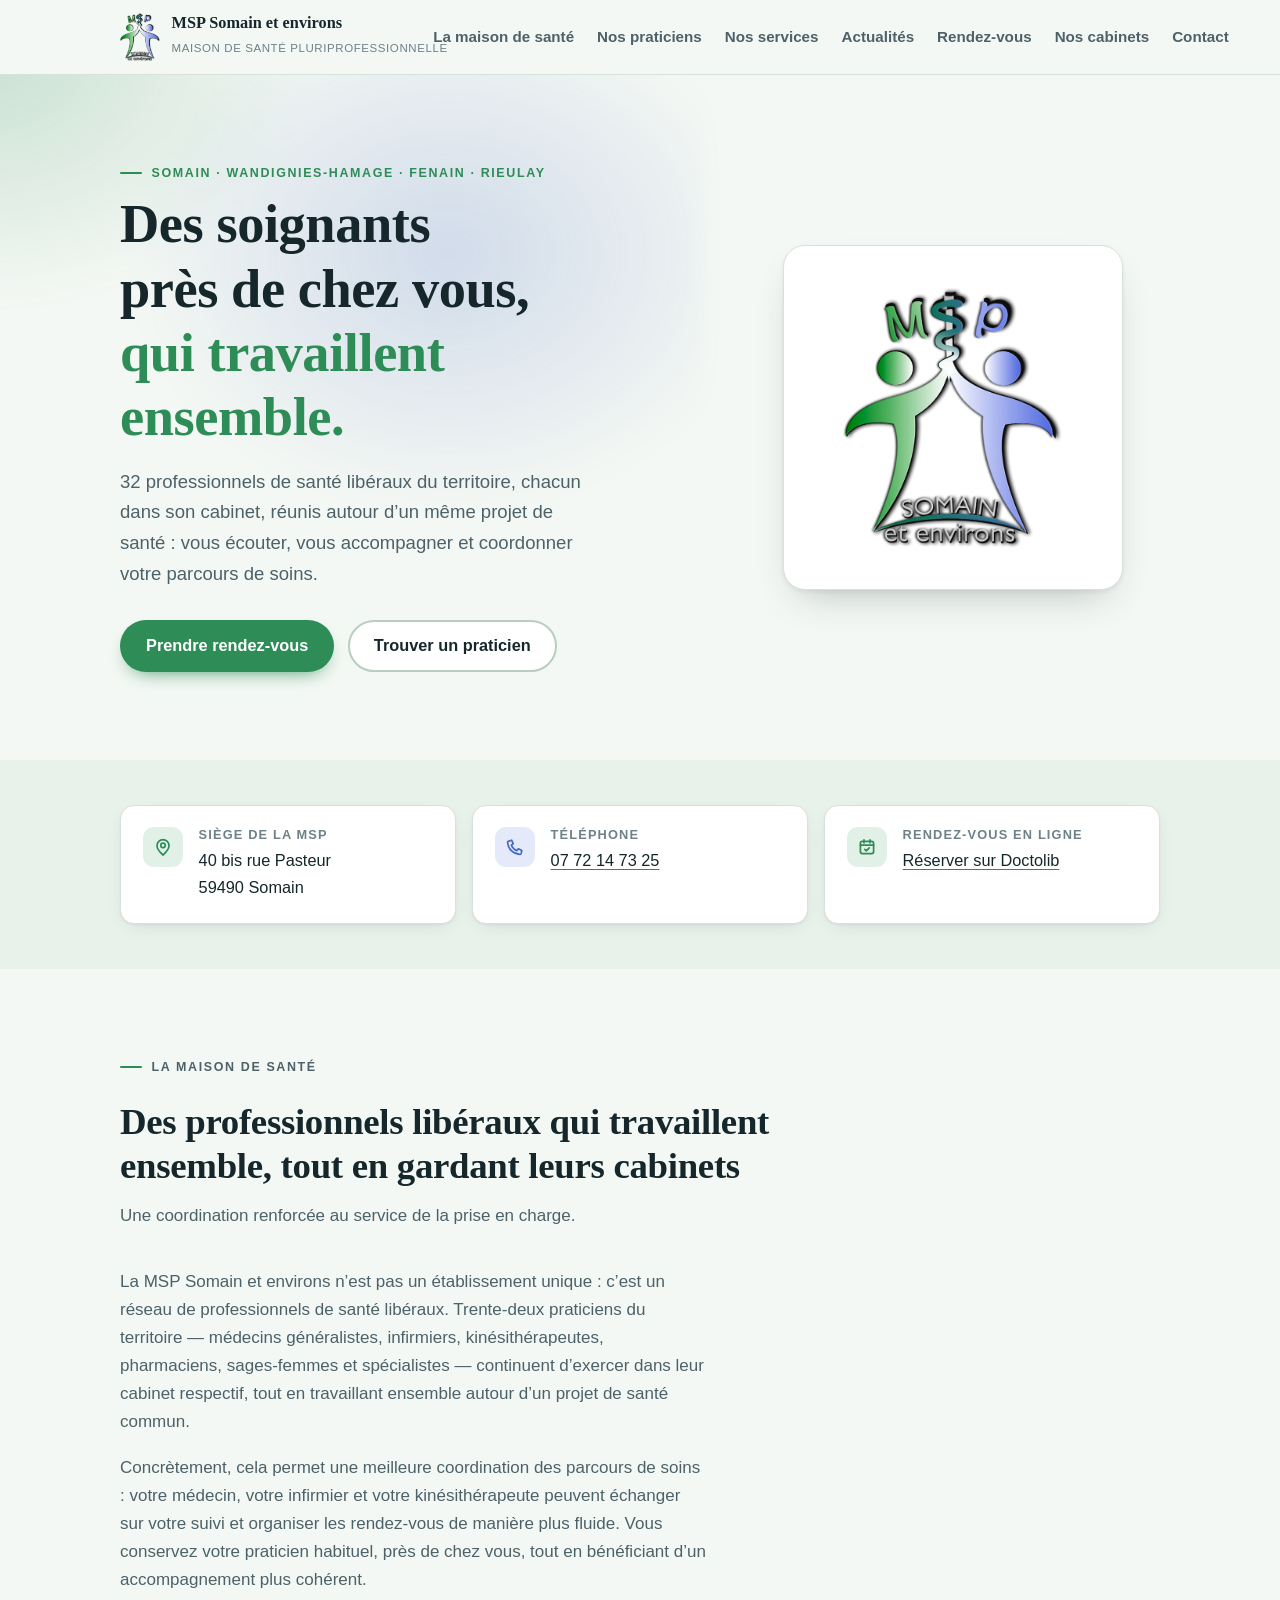
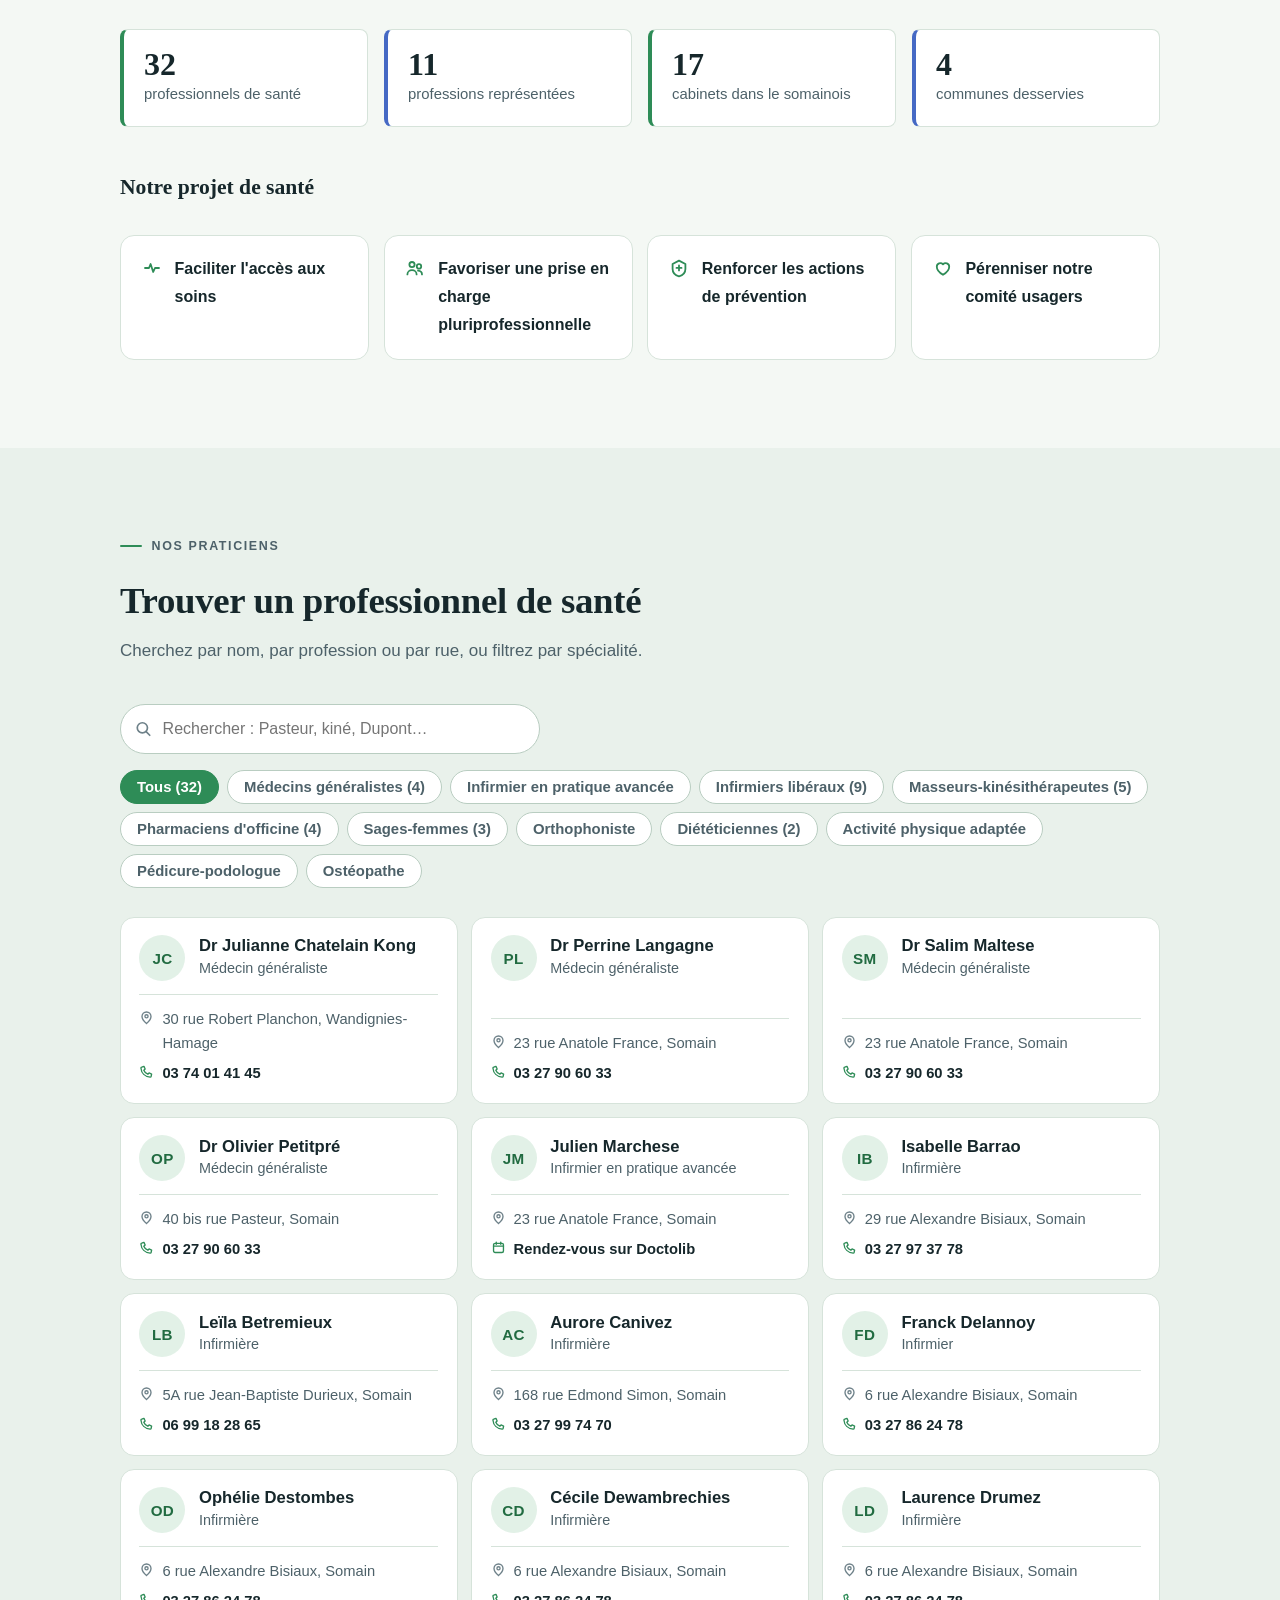
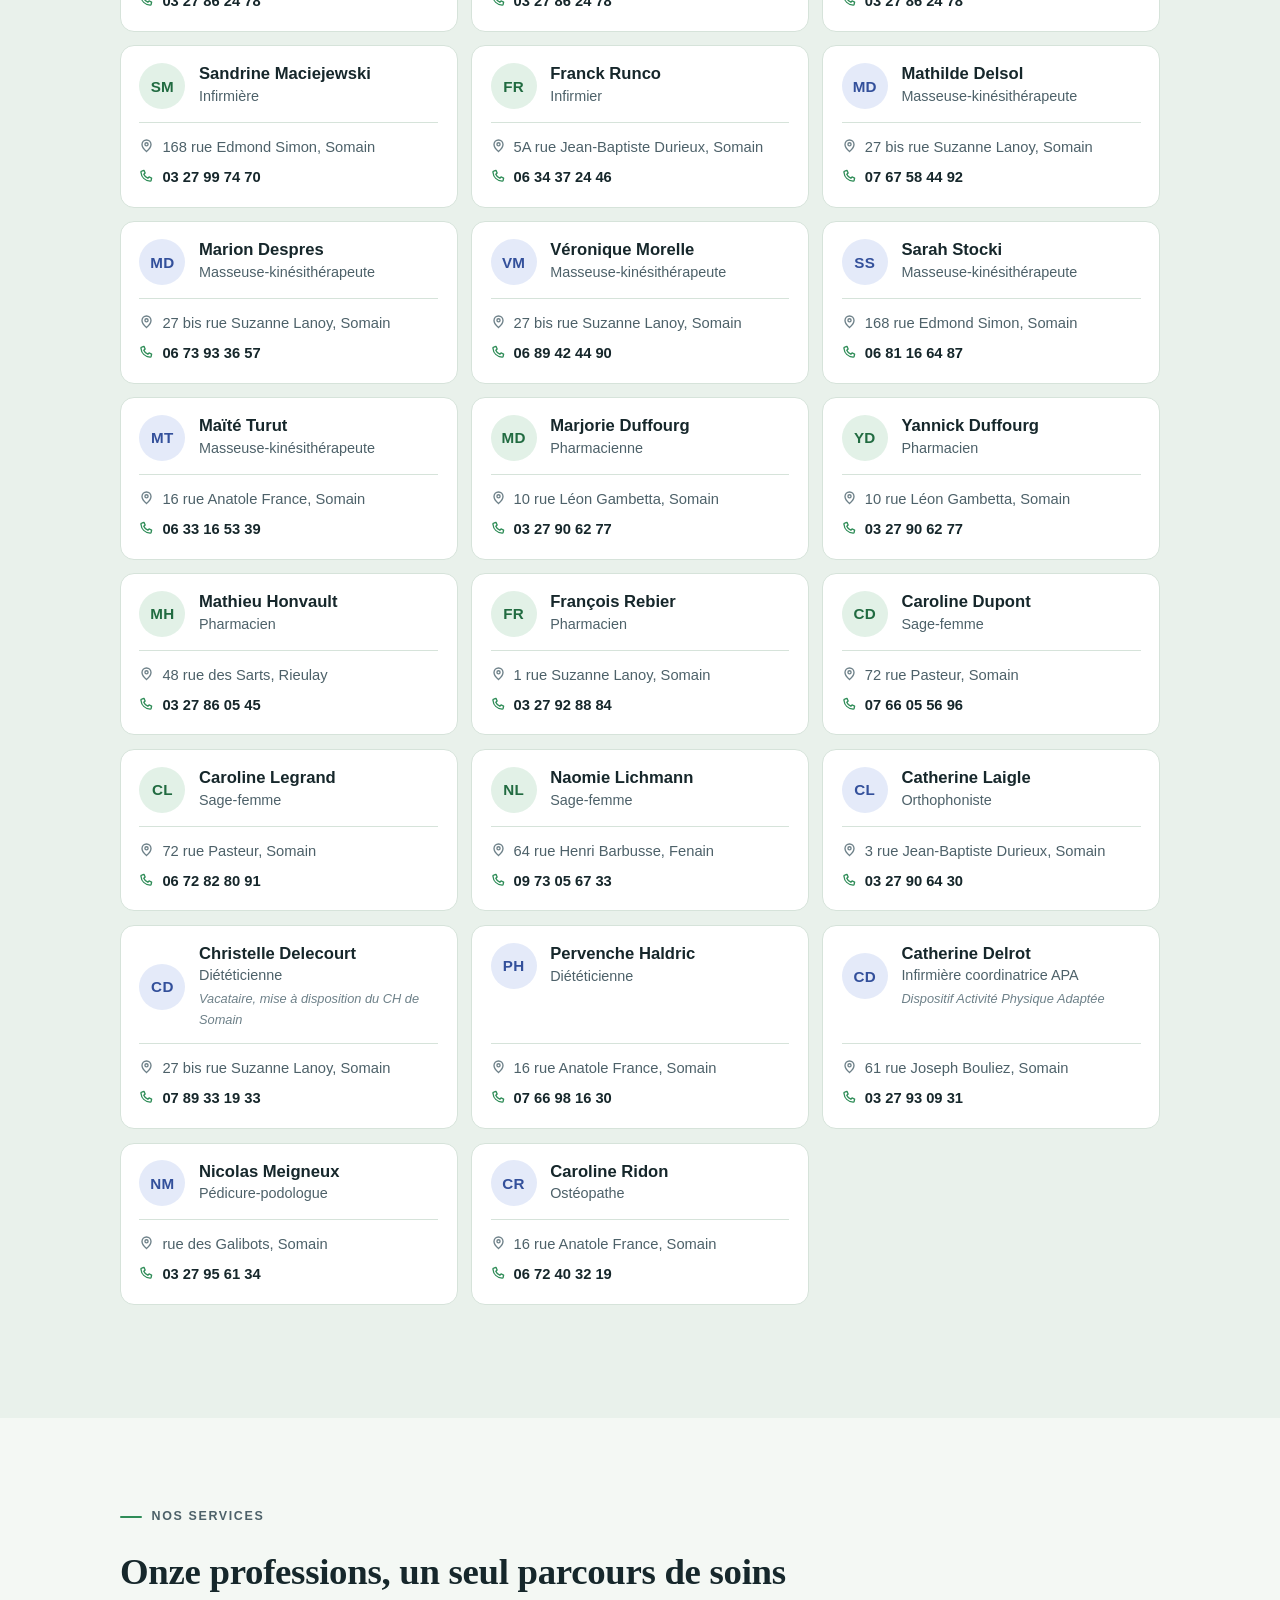
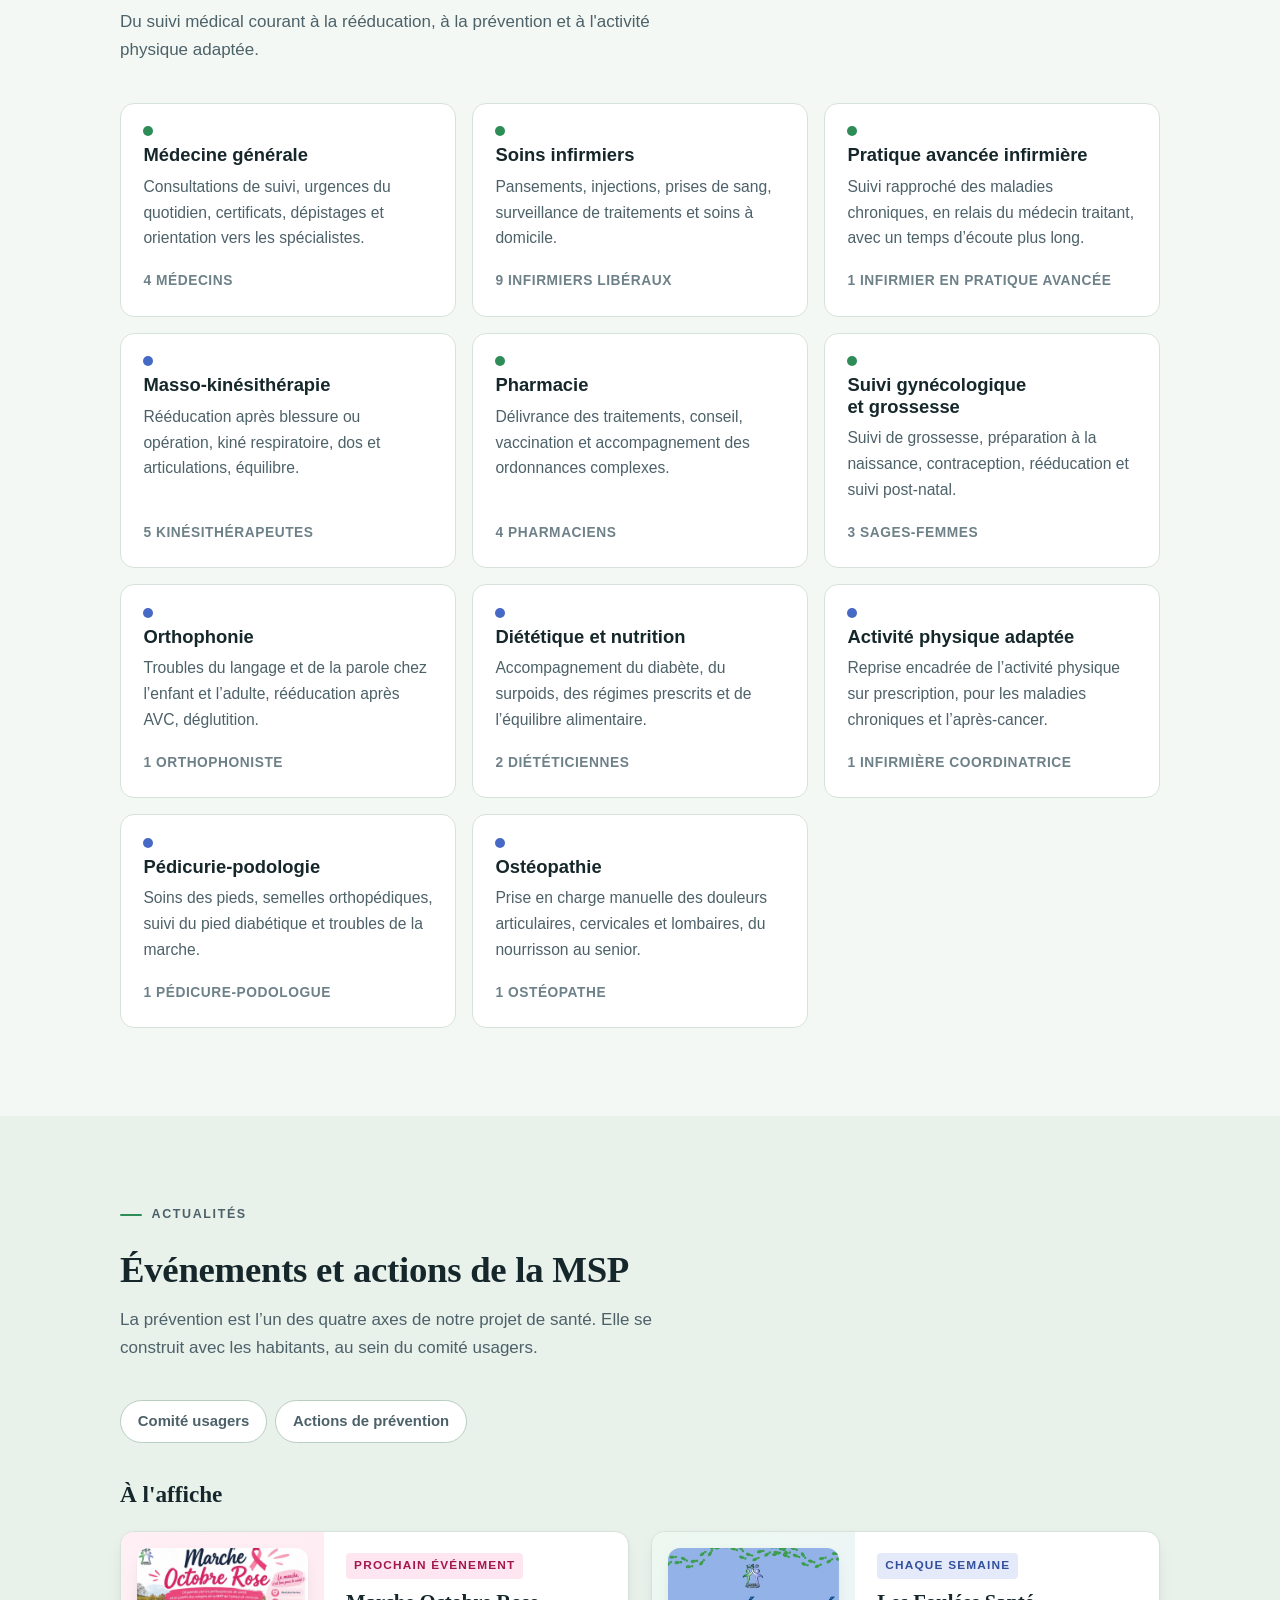
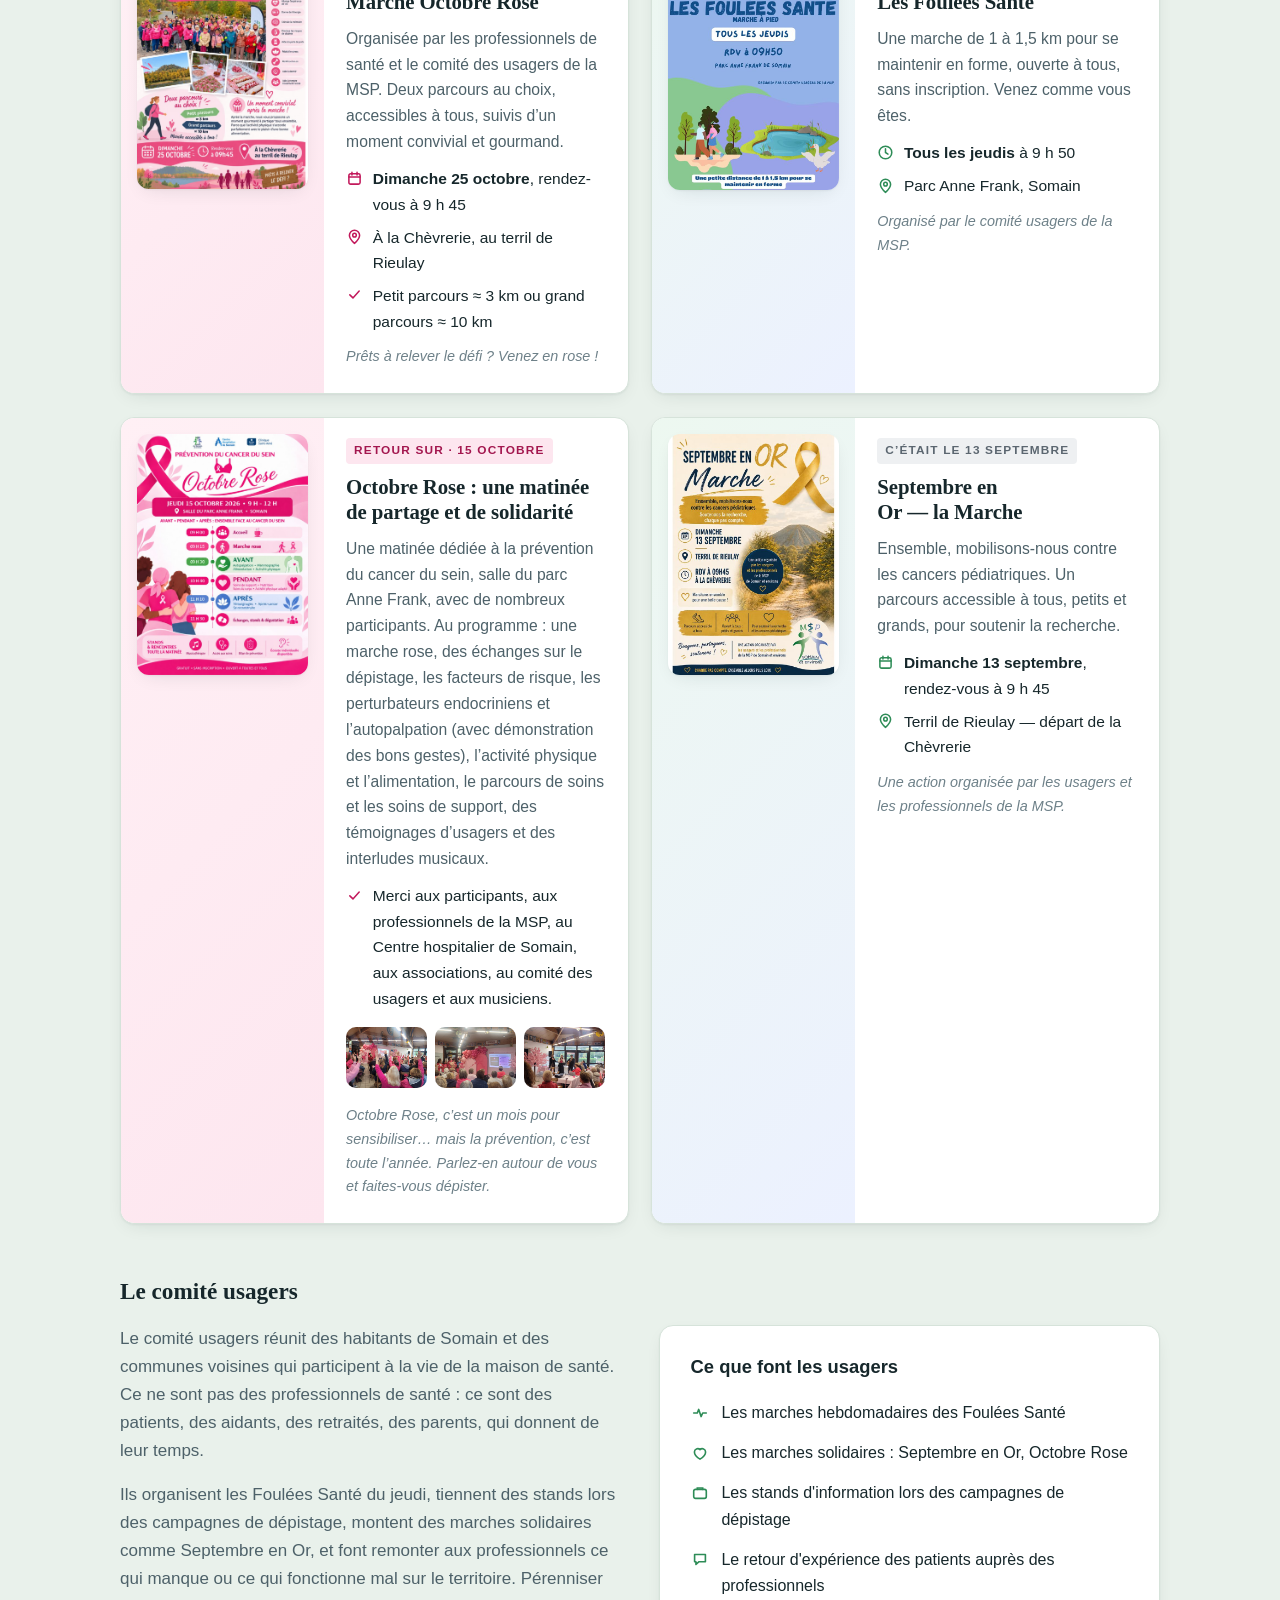
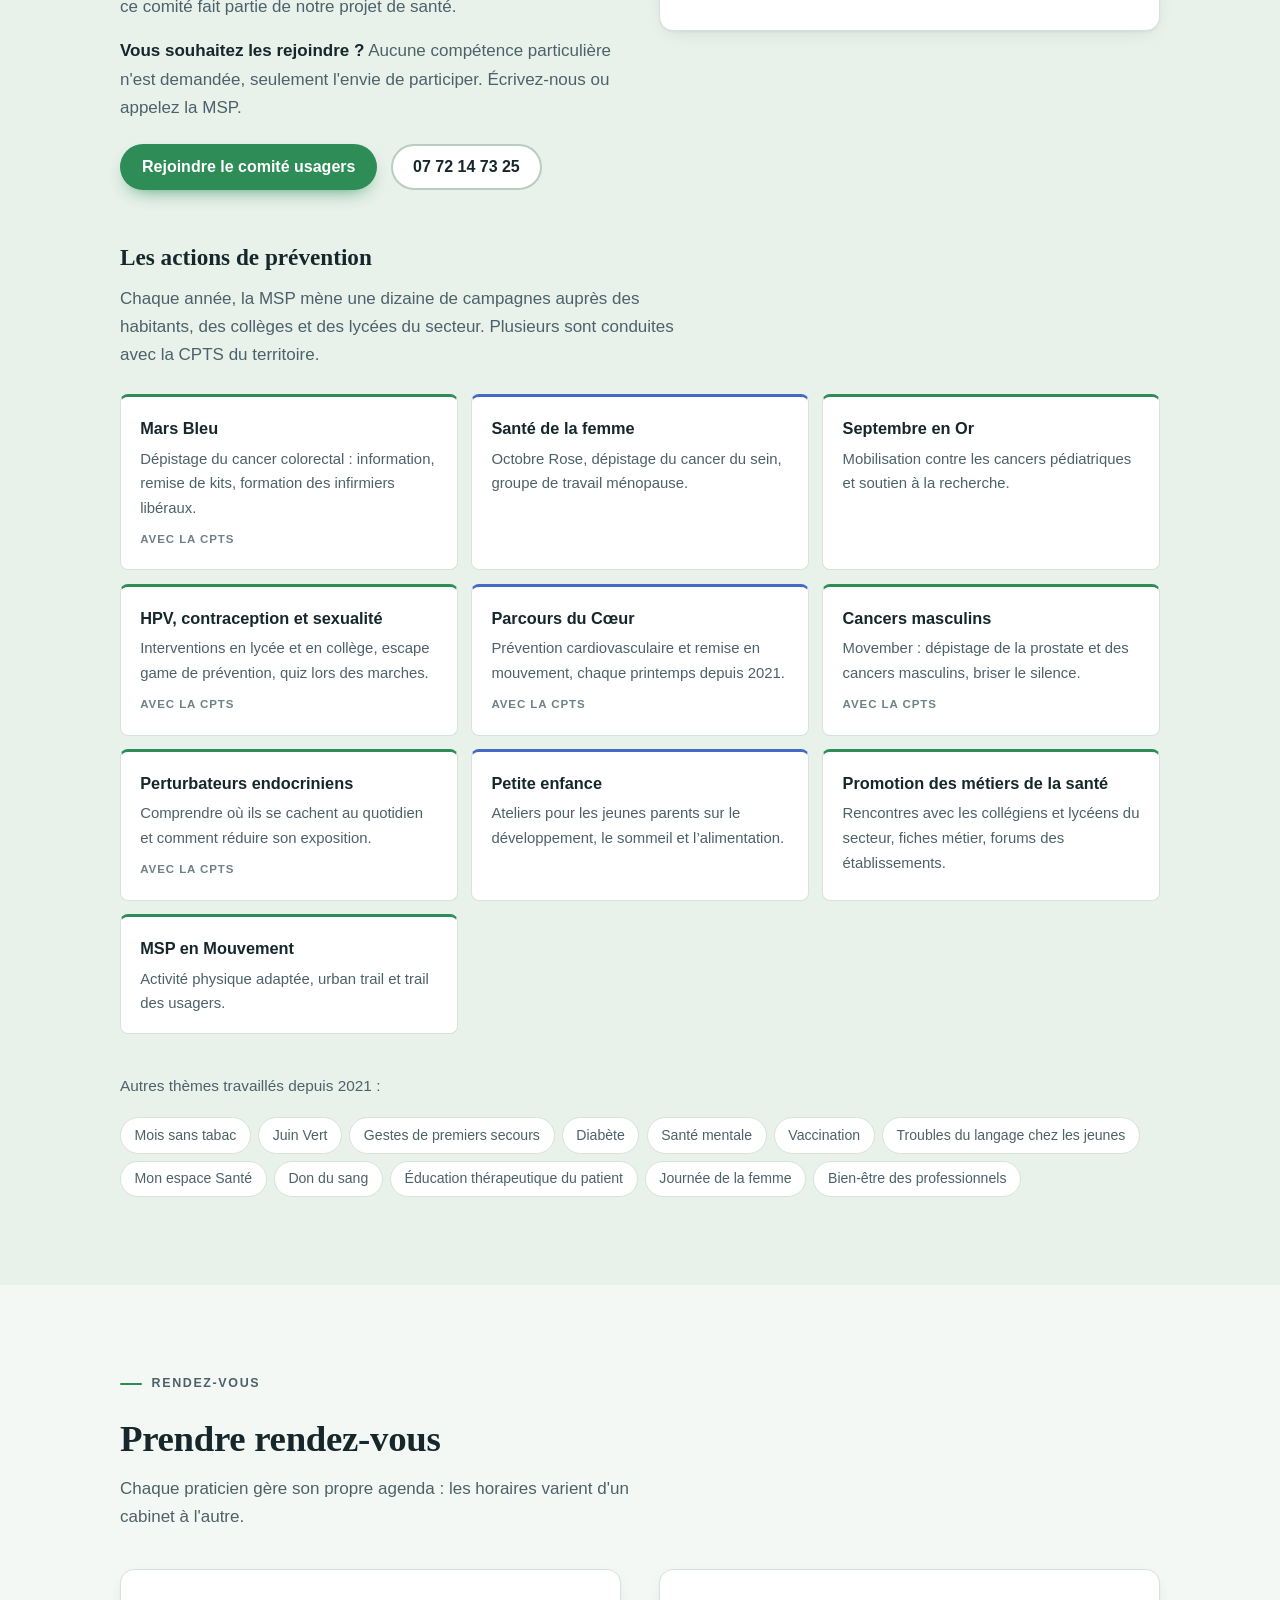
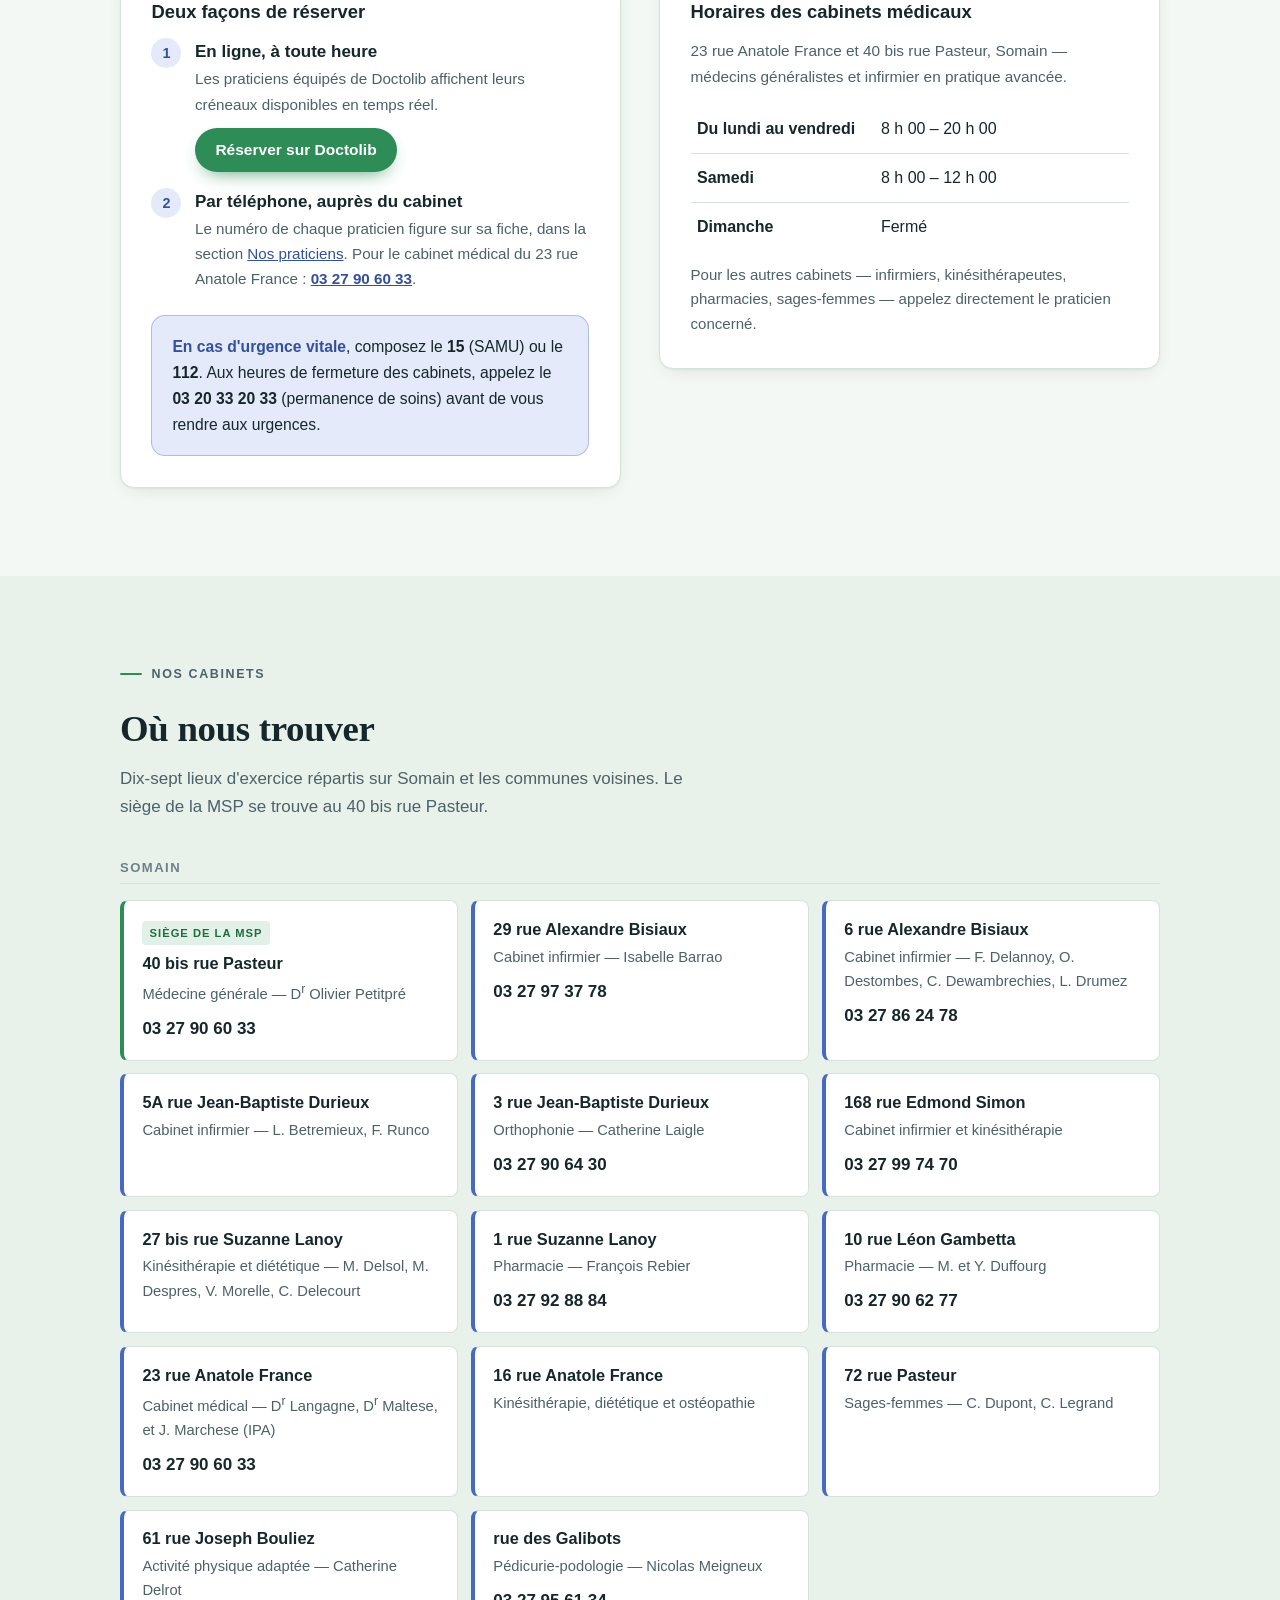
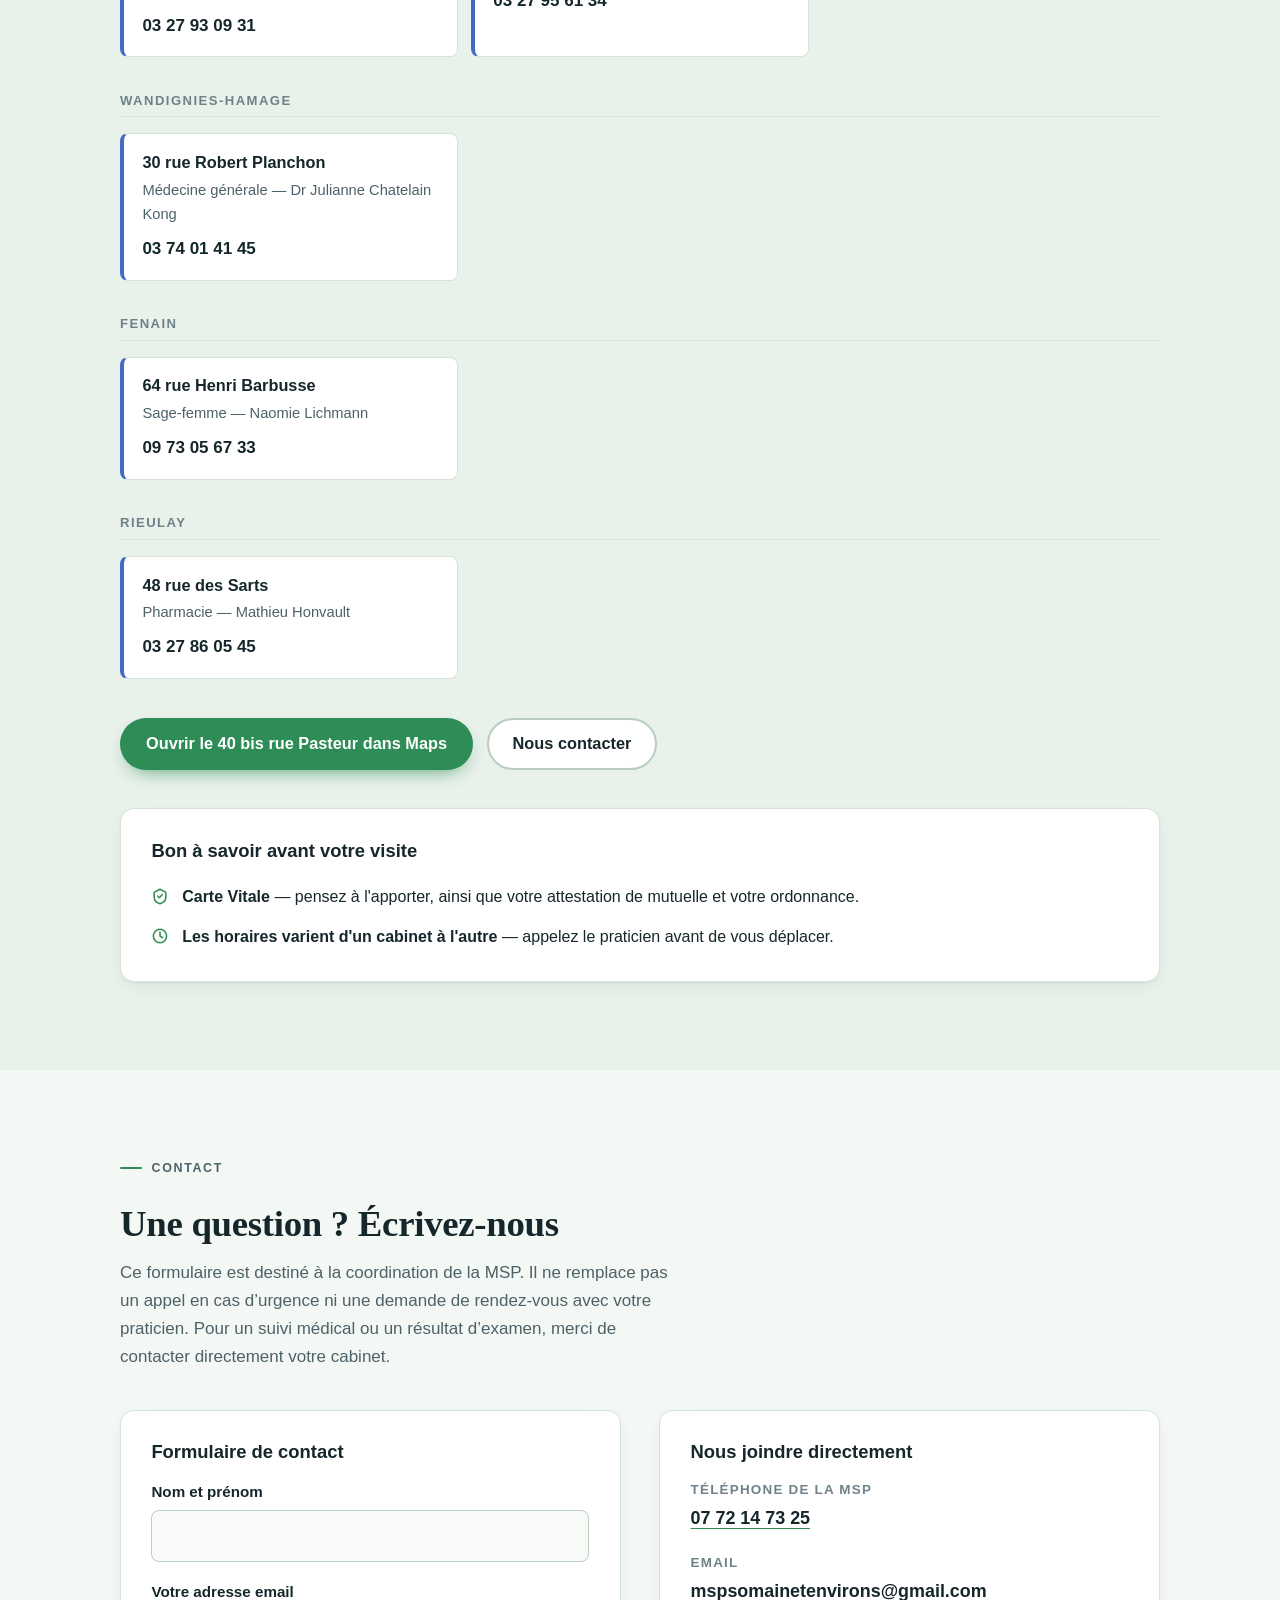
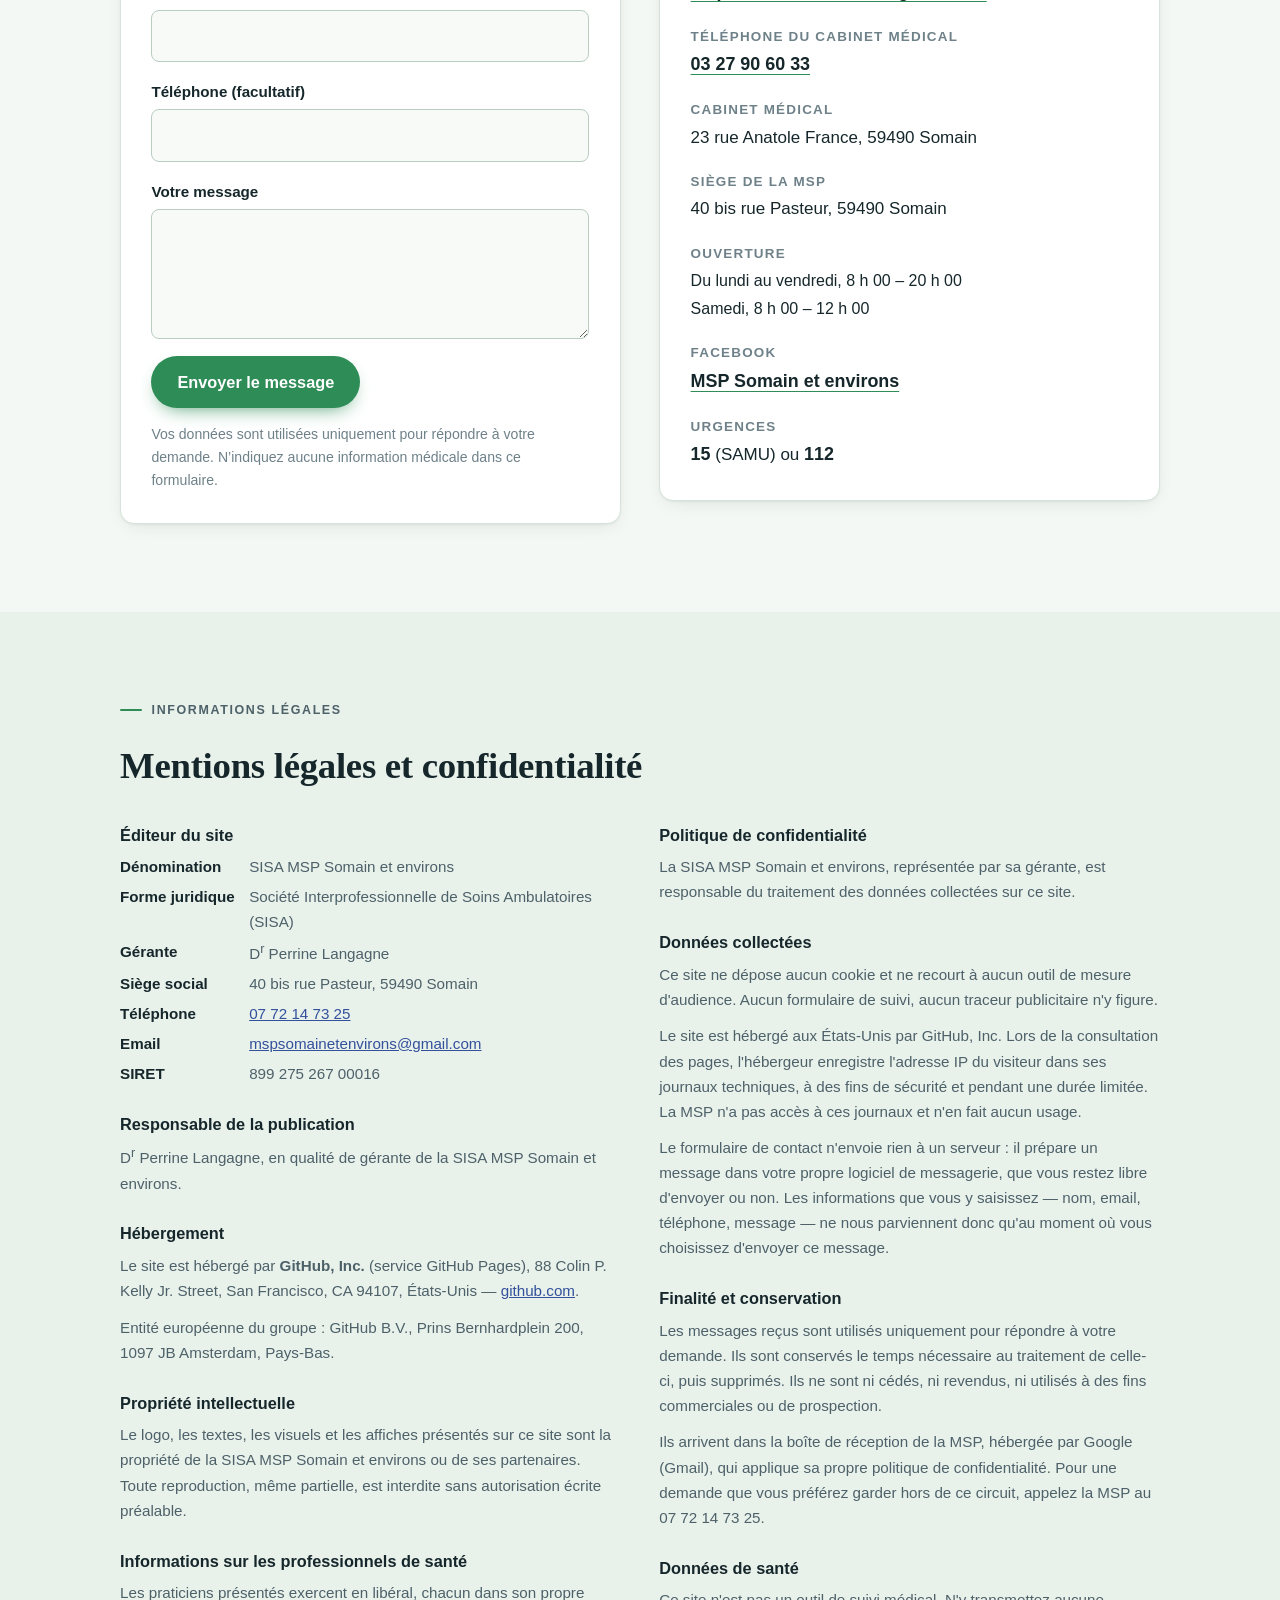
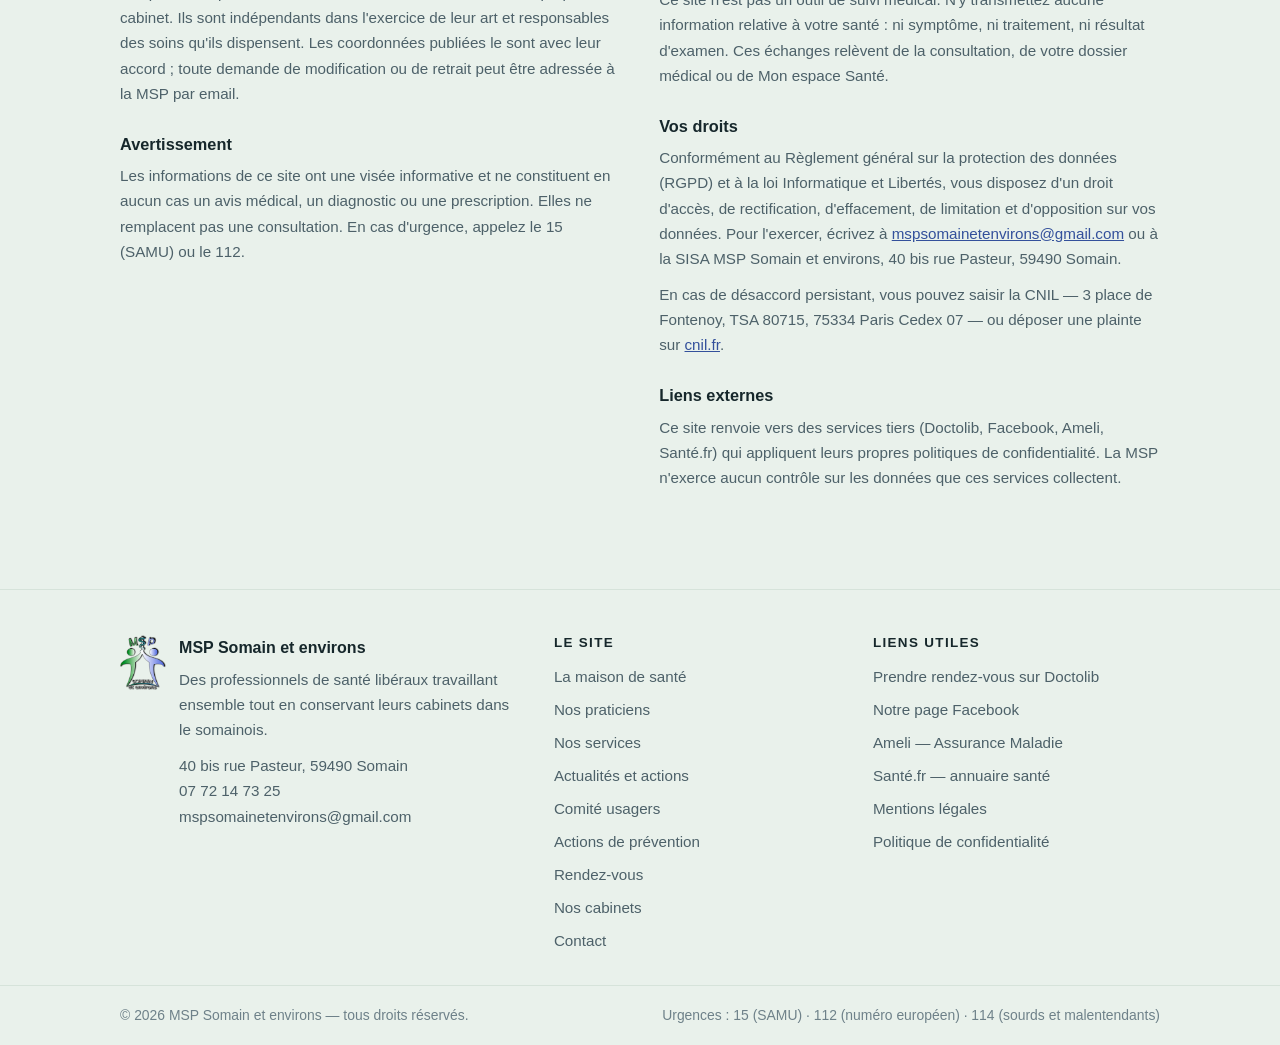
<file: index_1.html>
<!doctype html>
<html lang="fr">
<head>
<meta charset="utf-8">
<meta name="viewport" content="width=device-width, initial-scale=1">
<title>MSP Somain et environs</title>
<meta name="description" content="Maison de santé pluriprofessionnelle de Somain : 32 professionnels de santé libéraux, coordonnés sur Somain, Wandignies-Hamage, Fenain et Rieulay.">
<link rel="icon" type="image/png" href="favicon.png">
<meta name="theme-color" content="#2E8C57">
<meta property="og:title" content="MSP Somain et environs">
<meta property="og:description" content="Maison de santé pluriprofessionnelle de Somain : 32 professionnels de santé libéraux, coordonnés sur Somain, Wandignies-Hamage, Fenain et Rieulay.">
<meta property="og:type" content="website">
<style>
:root{
  --fond:#f4f8f4;
  --fond-alt:#e9f1eb;
  --surface:#fff;
  --surface-2:#f7faf7;
  --trait:#d6e3da;
  --trait-fort:#b9cdc1;
  --encre:#16272b;
  --encre-2:#4d6169;
  --encre-3:#6e8189;
  --vert:#2e8c57;
  --vert-fonce:#216b41;
  --vert-voile:#e2f1e7;
  --bleu:#4569c4;
  --bleu-fonce:#33509b;
  --bleu-voile:#e4eaf9;
  --ombre-douce:0 1px 2px rgba(22,39,43,.05),0 6px 20px -8px rgba(22,39,43,.14);
  --ombre-forte:0 2px 4px rgba(22,39,43,.06),0 18px 40px -18px rgba(22,39,43,.30);
  --rail:1120px;
  --r-s:8px;
  --r-m:14px;
  --r-l:22px;
  --serif:"Literata","Georgia","Times New Roman",serif;
  --sans:"Source Sans 3","Segoe UI","Arial",sans-serif;
}
*{box-sizing:border-box}
html{scroll-behavior:smooth;scroll-padding-top:92px}
body{
  margin:0;
  background:var(--fond);
  color:var(--encre);
  font:400 1.0625rem/1.65 var(--sans);
  -webkit-font-smoothing:antialiased;
}
img{max-width:100%;display:block;height:auto}
a{color:var(--bleu-fonce)}
h1,h2,h3{
  font-family:var(--serif);
  font-weight:600;
  line-height:1.18;
  letter-spacing:-.008em;
  margin:0;
  text-wrap:balance;
}
h1{font-size:clamp(2.1rem,1.4rem + 3vw,3.4rem)}
h2{font-size:clamp(1.6rem,1.2rem + 1.7vw,2.3rem)}
h3{font-size:1.15rem;font-family:var(--sans);font-weight:700;letter-spacing:0}
p{margin:0}
.rail{width:100%;max-width:var(--rail);margin-inline:auto;padding-inline:clamp(1.15rem,4vw,2.5rem)}
.lisible{max-width:62ch}
.evite{position:absolute;left:-9999px;top:0;background:var(--vert);color:#fff;padding:.8rem 1.2rem;z-index:100;border-radius:0 0 var(--r-s) 0}
.evite:focus{left:0}
.eyebrow{
  font-size:.78rem;font-weight:700;letter-spacing:.13em;text-transform:uppercase;color:var(--vert);
  margin:0 0 .55rem;display:flex;align-items:center;gap:.6rem;
}
.eyebrow::before{content:"";width:22px;height:2px;background:var(--vert);border-radius:2px;flex:none}
section > .rail{padding-block:clamp(3.2rem,7vw,5.5rem)}
.bande-alt{background:var(--fond-alt)}
.tete-section{display:flex;flex-direction:column;gap:.9rem;margin-bottom:2.4rem}
.tete-section p{color:var(--encre-2);max-width:60ch}
.site-tete{
  position:sticky;top:0;z-index:50;
  background:color-mix(in srgb, var(--fond) 88%, transparent);backdrop-filter:blur(10px);
  border-bottom:1px solid var(--trait);
}
.site-tete .rail{
  display:flex;align-items:center;gap:1rem;min-height:74px;padding-block:.55rem;
}
.marque{display:flex;align-items:center;gap:.7rem;text-decoration:none;color:inherit;margin-right:auto}
.marque img{width:40px}
.marque b{font-family:var(--serif);font-size:1.02rem;font-weight:600;display:block;line-height:1.2}
.marque .sous{font-size:.72rem;color:var(--encre-3);letter-spacing:.05em;text-transform:uppercase;white-space:nowrap}
@media (max-width:1180px){.marque .sous{display:none}}
.nav-liens{display:flex;align-items:center;gap:.2rem}
.nav-liens a{
  color:var(--encre-2);text-decoration:none;font-size:.95rem;font-weight:600;padding:.5rem .62rem;border-radius:var(--r-s);white-space:nowrap;
}
.nav-liens a:hover{color:var(--encre);background:var(--vert-voile)}
.burger{
  display:none;background:var(--surface);border:1px solid var(--trait-fort);color:var(--encre);
  border-radius:var(--r-s);padding:.55rem .8rem;font:600 .95rem var(--sans);cursor:pointer;align-items:center;gap:.5rem;
}
.burger svg{display:block}
@media (max-width:940px){
  .burger{display:inline-flex}
  .nav-liens{
    display:none;position:absolute;top:100%;left:0;right:0;flex-direction:column;align-items:stretch;gap:0;
    background:var(--surface);border-bottom:1px solid var(--trait);box-shadow:var(--ombre-forte);
    padding:.5rem clamp(1.15rem,4vw,2.5rem) 1rem;
  }
  .nav-liens.ouvert{display:flex}
  .nav-liens a{padding:.85rem .4rem;font-size:1.05rem;border-bottom:1px solid var(--trait)}
  .nav-liens a:last-child{border-bottom:0}
}
.btn{
  display:inline-flex;align-items:center;justify-content:center;gap:.55rem;padding:.92rem 1.5rem;border-radius:999px;
  font:700 1.02rem var(--sans);text-decoration:none;border:2px solid transparent;cursor:pointer;
  transition:transform .16s ease, box-shadow .16s ease, background-color .16s ease;
}
.btn:hover{transform:translateY(-2px)}
.btn-vert{background:var(--vert);color:#fff;box-shadow:0 8px 20px -10px var(--vert)}
.btn-vert:hover{background:var(--vert-fonce)}
.btn-ligne{background:var(--surface);color:var(--encre);border-color:var(--trait-fort)}
.btn-ligne:hover{border-color:var(--vert);color:var(--vert-fonce)}
.heros{position:relative;overflow:hidden}
.heros::before{
  content:"";position:absolute;inset:-40% 45% auto -25%;height:120%;
  background:radial-gradient(45% 45% at 30% 30%, color-mix(in srgb, var(--vert) 22%, transparent), transparent 70%),
             radial-gradient(45% 45% at 75% 55%, color-mix(in srgb, var(--bleu) 20%, transparent), transparent 70%);
  filter:blur(10px);pointer-events:none;
}
.heros > .rail{position:relative;display:grid;gap:clamp(2rem,5vw,4rem);align-items:center}
@media (min-width: 880px){.heros > .rail{grid-template-columns:1.15fr .85fr}}
.heros h1 span{color:var(--vert);display:block}
.heros .accroche{margin-top:1.1rem;font-size:1.16rem;color:var(--encre-2);max-width:46ch}
.heros .actions{display:flex;flex-wrap:wrap;gap:.85rem;margin-top:1.9rem}
.heros-logo{
  justify-self:center;background:var(--surface);border:1px solid var(--trait);border-radius:var(--r-l);
  padding:clamp(1.6rem,4vw,2.6rem);box-shadow:var(--ombre-forte);max-width:340px;
}
.heros-logo .logo-box{
  width:100%;aspect-ratio:1;display:grid;place-items:center;border-radius:18px;background:linear-gradient(135deg,#edf8f0,#eaf0ff);border:1px solid var(--trait);
}
.logo-box svg{width:80%;height:auto}
.heros-logo .logo-box{background:#fff;border:none}
.logo-box img{width:86%;height:auto;display:block}
.evenement .affiche .poster-img{width:100%;max-width:320px;height:auto;display:block;border-radius:12px;box-shadow:var(--ombre-douce)}
.pratique{display:grid;gap:1rem;grid-template-columns:repeat(auto-fit,minmax(250px,1fr))}
.carte-pratique{
  background:var(--surface);border:1px solid var(--trait);border-radius:var(--r-m);padding:1.35rem 1.4rem;box-shadow:var(--ombre-douce);
  display:flex;gap:.95rem;align-items:flex-start;
}
.carte-pratique .pastille{
  flex:none;width:40px;height:40px;border-radius:11px;display:grid;place-items:center;background:var(--vert-voile);color:var(--vert);
}
.carte-pratique.bleue .pastille{background:var(--bleu-voile);color:var(--bleu)}
.carte-pratique h3{font-size:.8rem;text-transform:uppercase;letter-spacing:.09em;color:var(--encre-3);margin-bottom:.3rem}
.carte-pratique p{font-size:1.02rem;overflow-wrap:anywhere}
.carte-pratique a{color:var(--encre);text-decoration-color:var(--vert);text-underline-offset:3px}
.chiffres{display:grid;gap:1rem;grid-template-columns:repeat(auto-fit,minmax(170px,1fr));margin-top:2.2rem}
.chiffre{
  background:var(--surface);border:1px solid var(--trait);border-left:4px solid var(--vert);border-radius:var(--r-s);
  padding:1.1rem 1.25rem;
}
.chiffre:nth-child(even){border-left-color:var(--bleu)}
.chiffre b{display:block;font-family:var(--serif);font-size:2rem;line-height:1;font-variant-numeric:tabular-nums}
.chiffre span{font-size:.93rem;color:var(--encre-2)}
.axes{list-style:none;padding:0;margin:2.2rem 0 0;display:grid;gap:.9rem;grid-template-columns:repeat(auto-fit,minmax(230px,1fr))}
.axe{
  background:var(--surface);border:1px solid var(--trait);border-radius:var(--r-m);padding:1.2rem 1.3rem;display:flex;gap:.8rem;align-items:flex-start;
}
.axe svg{flex:none;margin-top:.15rem;color:var(--vert)}
.axe b{font-size:1rem}
.filtres{display:flex;flex-wrap:wrap;gap:.5rem;margin-bottom:1.8rem}
.filtre{
  background:var(--surface);border:1px solid var(--trait-fort);color:var(--encre-2);border-radius:999px;padding:.5rem 1rem;
  font:600 .93rem var(--sans);cursor:pointer;
}
.filtre:hover{border-color:var(--vert);color:var(--encre)}
.filtre[aria-pressed="true"]{background:var(--vert);border-color:var(--vert);color:#fff}
.recherche{position:relative;margin-bottom:1rem;max-width:420px}
.recherche input{
  width:100%;font:inherit;font-size:1rem;color:var(--encre);background:var(--surface);
  border:1px solid var(--trait-fort);border-radius:999px;padding:.7rem 1rem .7rem 2.6rem;
}
.recherche svg{position:absolute;left:.95rem;top:50%;transform:translateY(-50%);color:var(--encre-3);pointer-events:none}
.equipe{display:grid;gap:.85rem;grid-template-columns:repeat(auto-fill,minmax(300px,1fr));list-style:none;padding:0;margin:0}
.praticien{
  background:var(--surface);border:1px solid var(--trait);border-radius:var(--r-m);padding:1.05rem 1.15rem 1.1rem;
  display:flex;flex-direction:column;gap:.8rem;
}
.praticien.masque{display:none}
.pr-tete{display:flex;align-items:center;gap:.85rem}
.pr-tete .mono{
  flex:none;width:46px;height:46px;border-radius:50%;display:grid;place-items:center;
  font:700 .95rem var(--sans);letter-spacing:.02em;background:var(--vert-voile);color:var(--vert-fonce);
}
.praticien[data-fam="b"] .pr-tete .mono{background:var(--bleu-voile);color:var(--bleu-fonce)}
.pr-nom{display:block;font-size:1.04rem;font-weight:700;line-height:1.3}
.pr-prof{display:block;font-size:.9rem;color:var(--encre-2)}
.pr-note{display:block;font-size:.8rem;color:var(--encre-3);font-style:italic}
.pr-coords{display:flex;flex-direction:column;gap:.35rem;border-top:1px solid var(--trait);padding-top:.75rem;margin-top:auto}
.pr-coords > *{display:flex;gap:.5rem;align-items:flex-start;font-size:.92rem;color:var(--encre-2)}
.pr-coords svg{flex:none;margin-top:.2rem;color:var(--encre-3)}
.pr-coords a{color:var(--encre);font-weight:700;text-decoration:none;font-variant-numeric:tabular-nums}
.pr-coords a:hover{text-decoration:underline;text-decoration-color:var(--vert);text-underline-offset:3px}
.pr-coords a svg{color:var(--vert)}
.note-equipe{margin-top:1.6rem;font-size:.95rem;color:var(--encre-2)}
.vide{margin-top:1.5rem;font-size:1rem;color:var(--encre-2)}
.services{display:grid;gap:1rem;grid-template-columns:repeat(auto-fit,minmax(260px,1fr))}
.service{
  background:var(--surface);border:1px solid var(--trait);border-radius:var(--r-m);padding:1.4rem;
  display:flex;flex-direction:column;gap:.5rem;
}
.service .puce{width:10px;height:10px;border-radius:50%;background:var(--vert)}
.service.b .puce{background:var(--bleu)}
.service p{color:var(--encre-2);font-size:.98rem}
.service .nb{margin-top:auto;padding-top:.7rem;font-size:.86rem;font-weight:700;color:var(--encre-3);letter-spacing:.04em;text-transform:uppercase}
.sous-nav{display:flex;flex-wrap:wrap;gap:.5rem;margin-bottom:2.4rem}
.sous-nav a{
  background:var(--surface);border:1px solid var(--trait-fort);color:var(--encre-2);border-radius:999px;padding:.5rem 1.05rem;
  font-size:.93rem;font-weight:600;text-decoration:none;
}
.sous-nav a:hover{border-color:var(--vert);color:var(--encre)}
.evenements{display:grid;gap:1.4rem}
@media (min-width:900px){.evenements{grid-template-columns:1fr 1fr}}
.evenement{
  background:var(--surface);border:1px solid var(--trait);border-radius:var(--r-m);overflow:hidden;box-shadow:var(--ombre-douce);
  display:flex;flex-direction:column;
}
.evenement .affiche{background:linear-gradient(135deg,#edf8f0,#ecf1ff);min-height:220px;display:flex;align-items:center;justify-content:center;padding:1rem}
.evenement .affiche .poster{
  width:100%;max-width:320px;height:200px;border-radius:18px;border:1px solid var(--trait);position:relative;overflow:hidden;
  background:linear-gradient(135deg,#dfefff,#effaf1);box-shadow:inset 0 0 0 1px rgba(255,255,255,.5);
}
.evenement .poster::before{content:"";position:absolute;inset:0;background:radial-gradient(circle at 20% 20%, rgba(46,140,87,.22), transparent 32%),radial-gradient(circle at 80% 62%, rgba(69,105,196,.18), transparent 36%)}
.evenement .poster .p-titre{
  position:absolute;left:1.1rem;right:1.1rem;top:1rem;font-weight:700;letter-spacing:.04em;text-transform:uppercase;color:#21422f;font-size:.8rem
}
.evenement .poster .p-body{
  position:absolute;left:1.1rem;right:1.1rem;bottom:1.1rem;font-family:var(--serif);font-weight:600;font-size:1.7rem;line-height:1.08;color:#1a2c2d
}
.evenement.recurrent .poster{background:linear-gradient(135deg,#eef4ff,#f3f7ff)}
.evenement.rose .quand{background:#fde6ef;color:#a3174f}
.evenement.rose .affiche{background:linear-gradient(135deg,#fff0f5,#fde6ef)}
.evenement.rose .detail svg{color:#c2185b}
.evenement .quand.passe{background:#eef0f2;color:#5b6670}
.evenement .affiche a{display:block;width:100%;max-width:320px}
.galerie{display:grid;grid-template-columns:repeat(3,1fr);gap:.5rem;margin:.3rem 0}
.galerie a{display:block;border-radius:10px;overflow:hidden;aspect-ratio:4/3}
.galerie img{width:100%;height:100%;object-fit:cover;display:block;transition:transform .25s}
.galerie a:hover img{transform:scale(1.05)}
.evenement .corps{padding:1.3rem 1.4rem 1.5rem;display:flex;flex-direction:column;gap:.7rem}
.evenement .quand{
  align-self:flex-start;font-size:.74rem;font-weight:700;text-transform:uppercase;letter-spacing:.1em;border-radius:4px;padding:.2rem .5rem;
  background:var(--vert-voile);color:var(--vert-fonce);
}
.evenement.recurrent .quand{background:var(--bleu-voile);color:var(--bleu-fonce)}
.evenement h3{font-family:var(--serif);font-weight:600;font-size:1.3rem;letter-spacing:-.005em}
.evenement .detail{list-style:none;padding:0;margin:0;display:flex;flex-direction:column;gap:.45rem}
.evenement .detail li{display:flex;gap:.6rem;align-items:flex-start;font-size:.97rem}
.evenement .detail svg{flex:none;margin-top:.22rem;color:var(--vert)}
.evenement .par{font-size:.9rem;color:var(--encre-3);font-style:italic}
@media (min-width:620px){
  .evenement{flex-direction:row;align-items:flex-start}
  .evenement .affiche{flex:0 0 40%;align-self:stretch;display:flex;align-items:flex-start;padding:1rem}
  .evenement .poster{max-width:none;width:100%}
  .evenement .corps{flex:1 1 auto}
}
.duo{display:grid;gap:1.6rem;align-items:start}
@media (min-width:860px){.duo{grid-template-columns:1fr 1fr;gap:2.4rem}}
.bloc{
  background:var(--surface);border:1px solid var(--trait);border-radius:var(--r-m);padding:clamp(1.3rem,3vw,1.9rem);box-shadow:var(--ombre-douce);
}
.bloc h3{margin-bottom:1rem}
.infos-acces{list-style:none;padding:0;margin:1.4rem 0 0;display:grid;gap:.85rem}
.infos-acces li{display:flex;gap:.8rem;align-items:flex-start;font-size:1rem}
.infos-acces svg{flex:none;margin-top:.22rem;color:var(--vert)}
.campagnes{display:grid;gap:.85rem;grid-template-columns:repeat(auto-fill,minmax(275px,1fr));list-style:none;padding:0;margin:0}
.campagne{
  background:var(--surface);border:1px solid var(--trait);border-top:3px solid var(--vert);border-radius:var(--r-s);padding:1.1rem 1.2rem;
}
.campagne:nth-child(3n+2){border-top-color:var(--bleu)}
.campagne b{display:block;font-size:1.02rem}
.campagne span{display:block;font-size:.93rem;color:var(--encre-2);margin-top:.3rem}
.campagne .avec{
  display:inline-block;margin-top:.6rem;font-size:.72rem;font-weight:700;text-transform:uppercase;letter-spacing:.08em;color:var(--encre-3);
}
.themes{display:flex;flex-wrap:wrap;gap:.45rem;list-style:none;padding:0;margin:1.2rem 0 0}
.themes li{
  background:var(--surface);border:1px solid var(--trait);border-radius:999px;padding:.35rem .85rem;font-size:.88rem;color:var(--encre-2)
}
.liste-rdv{list-style:none;padding:0;margin:0;display:flex;flex-direction:column;gap:1rem}
.liste-rdv li{display:flex;gap:.85rem;align-items:flex-start}
.liste-rdv .num{
  flex:none;width:30px;height:30px;border-radius:50%;background:var(--bleu-voile);color:var(--bleu-fonce);display:grid;place-items:center;font:700 .9rem var(--sans);
}
.liste-rdv b{display:block}
.liste-rdv p{font-size:.95rem;color:var(--encre-2)}
.alerte{
  margin-top:1.5rem;background:var(--bleu-voile);border:1px solid color-mix(in srgb, var(--bleu) 35%, transparent);border-radius:var(--r-m);
  padding:1.1rem 1.25rem;font-size:.98rem;
}
.alerte b{color:var(--bleu-fonce)}
.tableau-wrap{overflow-x:auto}
table.horaires{width:100%;border-collapse:collapse;font-variant-numeric:tabular-nums}
table.horaires th,table.horaires td{text-align:left;padding:.68rem .4rem;border-bottom:1px solid var(--trait);font-size:1rem}
table.horaires th{font-weight:700;width:42%}
table.horaires tr:last-child th,table.horaires tr:last-child td{border-bottom:0}
.commune-titre{
  font-family:var(--sans);font-size:.82rem;font-weight:700;text-transform:uppercase;letter-spacing:.11em;color:var(--encre-3);
  margin:2.2rem 0 1rem;padding-bottom:.5rem;border-bottom:1px solid var(--trait);
}
.commune-titre:first-of-type{margin-top:0}
.cabinets{list-style:none;padding:0;margin:0;display:grid;gap:.8rem;grid-template-columns:repeat(auto-fill,minmax(310px,1fr))}
.cabinet{
  background:var(--surface);border:1px solid var(--trait);border-left:4px solid var(--bleu);border-radius:var(--r-s);padding:1.05rem 1.15rem;
}
.cabinet.siege{border-left-color:var(--vert)}
.cabinet .adr{display:block;font-weight:700;font-size:1.02rem;line-height:1.35}
.cabinet .qui{display:block;font-size:.92rem;color:var(--encre-2);margin-top:.3rem}
.cabinet .tel{display:inline-block;margin-top:.55rem;font-weight:700;font-variant-numeric:tabular-nums;color:var(--encre);text-decoration:none}
.cabinet .tel:hover{text-decoration:underline;text-decoration-color:var(--vert);text-underline-offset:3px}
.cabinet .etiq{
  display:inline-block;font-size:.7rem;font-weight:700;text-transform:uppercase;letter-spacing:.09em;color:var(--vert-fonce);
  background:var(--vert-voile);border-radius:4px;padding:.15rem .45rem;margin-bottom:.45rem;
}
.champ{display:flex;flex-direction:column;gap:.35rem;margin-bottom:1.05rem}
.champ label{font-weight:700;font-size:.95rem}
.champ input,.champ textarea{
  font:inherit;font-size:1rem;color:var(--encre);background:var(--surface-2);border:1px solid var(--trait-fort);border-radius:var(--r-s);
  padding:.75rem .85rem;width:100%;
}
.champ textarea{min-height:130px;resize:vertical}
.champ input:focus,.champ textarea:focus{border-color:var(--vert)}
.mention-form{font-size:.88rem;color:var(--encre-3);margin-top:.9rem}
.coord{list-style:none;padding:0;margin:0;display:flex;flex-direction:column;gap:1.2rem}
.coord a{color:var(--encre);font-size:1.12rem;font-weight:700;text-decoration-color:var(--vert);text-underline-offset:4px}
.coord small{display:block;font-size:.84rem;text-transform:uppercase;letter-spacing:.09em;color:var(--encre-3);font-weight:700;margin-bottom:.15rem}
.site-pied{
  background:var(--fond-alt);border-top:1px solid var(--trait);color:var(--encre-2);font-size:.95rem;
}
.site-pied .rail{padding-block:2.8rem 2rem;display:grid;gap:2rem}
@media (min-width:780px){.site-pied .rail{grid-template-columns:1.4fr 1fr 1fr}}
.site-pied h3{font-size:.84rem;text-transform:uppercase;letter-spacing:.1em;color:var(--encre);margin-bottom:.8rem}
.site-pied ul{list-style:none;padding:0;margin:0;display:flex;flex-direction:column;gap:.5rem}
.site-pied a{color:var(--encre-2);text-decoration:none}
.site-pied a:hover{color:var(--vert);text-decoration:underline}
.site-pied .marque-pied{display:flex;gap:.8rem;align-items:flex-start}
.site-pied .marque-pied img{width:46px}
.bas-pied{
  border-top:1px solid var(--trait);font-size:.87rem;color:var(--encre-3);
}
.bas-pied .rail{padding-block:1.1rem;display:flex;flex-wrap:wrap;gap:.6rem 1.2rem;justify-content:space-between}
.legal{font-size:.95rem;color:var(--encre-2)}
.legal h3{margin:1.8rem 0 .6rem;font-size:1.02rem;color:var(--encre)}
.legal h3:first-of-type{margin-top:0}
.legal p{margin-bottom:.7rem;max-width:72ch}
.legal ul{margin:0 0 .7rem;padding-left:1.3rem;max-width:72ch}
.legal li{margin-bottom:.35rem}
.legal dl{margin:0 0 .7rem;display:grid;gap:.3rem .9rem;grid-template-columns:max-content 1fr;max-width:72ch}
.legal dt{font-weight:700;color:var(--encre)}
.legal dd{margin:0}
@media (max-width:560px){.legal dl{grid-template-columns:1fr}.legal dd{margin-bottom:.5rem}}
@media (prefers-reduced-motion: reduce){
  html{scroll-behavior:auto}
  *,*::before,*::after{animation-duration:.001ms!important;transition-duration:.001ms!important}
  .btn:hover{transform:none}
}
</style>
</head>
<body>

<a class="evite" href="#contenu">Aller au contenu principal</a>

<header class="site-tete">
  <div class="rail">
    <a class="marque" href="#accueil">
      <img src="logo.png" alt="" width="40" height="48" style="height:48px;width:auto">
      <span>
        <b>MSP Somain et environs</b>
        <span class="sous">Maison de santé pluriprofessionnelle</span>
      </span>
    </a>

    <button class="burger" id="burger" aria-expanded="false" aria-controls="nav-liens">
      <svg width="18" height="14" viewBox="0 0 18 14" fill="none" aria-hidden="true"><path d="M1 1h16M1 7h16M1 13h16" stroke="currentColor" stroke-width="2" stroke-linecap="round"/></svg>
      Menu
    </button>

    <nav class="nav-liens" id="nav-liens" aria-label="Navigation principale">
      <a href="#presentation">La maison de santé</a>
      <a href="#equipe">Nos praticiens</a>
      <a href="#services">Nos services</a>
      <a href="#actualites">Actualités</a>
      <a href="#rendez-vous">Rendez-vous</a>
      <a href="#cabinets">Nos cabinets</a>
      <a href="#contact">Contact</a>
    </nav>
  </div>
</header>

<main id="contenu">

  <section class="heros" id="accueil">
    <div class="rail">
      <div>
        <p class="eyebrow">Somain · Wandignies-Hamage · Fenain · Rieulay</p>
        <h1>Des soignants près de chez vous,<span>qui travaillent ensemble.</span></h1>
        <p class="accroche">32 professionnels de santé libéraux du territoire, chacun dans son cabinet, réunis autour d’un même projet de santé : vous écouter, vous accompagner et coordonner votre parcours de soins.</p>
        <div class="actions">
          <a class="btn btn-vert" href="#rendez-vous">Prendre rendez-vous</a>
          <a class="btn btn-ligne" href="#equipe">Trouver un praticien</a>
        </div>
      </div>
      <div class="heros-logo">
        <div class="logo-box">
          <img src="logo.png" alt="Logo MSP Somain et environs" width="560" height="665">
        </div>
      </div>
    </div>
  </section>

  <section aria-label="Informations pratiques" class="bande-alt">
    <div class="rail" style="padding-block: clamp(2rem, 4vw, 2.8rem);">
      <div class="pratique">
        <div class="carte-pratique">
          <span class="pastille" aria-hidden="true">
            <svg width="20" height="20" viewBox="0 0 20 20" fill="none"><path d="M10 18s6-5.1 6-9.4A6 6 0 1 0 4 8.6C4 12.9 10 18 10 18Z" stroke="currentColor" stroke-width="1.7"/><circle cx="10" cy="8.4" r="2.2" stroke="currentColor" stroke-width="1.7"/></svg>
          </span>
          <div>
            <h3>Siège de la MSP</h3>
            <p>40 bis rue Pasteur<br>59490 Somain</p>
          </div>
        </div>

        <div class="carte-pratique bleue">
          <span class="pastille" aria-hidden="true">
            <svg width="20" height="20" viewBox="0 0 20 20" fill="none"><path d="M6.6 3.2 8.2 6.6 6.4 8.2a9.6 9.6 0 0 0 5.4 5.4l1.6-1.8 3.4 1.6-.6 3a1.3 1.3 0 0 1-1.4 1C7.9 16.8 3.2 12.1 2.6 5.6a1.3 1.3 0 0 1 1-1.4l3-1Z" stroke="currentColor" stroke-width="1.7" stroke-linejoin="round"/></svg>
          </span>
          <div>
            <h3>Téléphone</h3>
            <p><a href="tel:+33772147325" style="white-space:nowrap;">07 72 14 73 25</a></p>
          </div>
        </div>

        <div class="carte-pratique">
          <span class="pastille" aria-hidden="true">
            <svg width="20" height="20" viewBox="0 0 20 20" fill="none"><rect x="3.4" y="4.4" width="13.2" height="12.2" rx="2" stroke="currentColor" stroke-width="1.7"/><path d="M3.4 8.2h13.2M7 2.8v3M13 2.8v3" stroke="currentColor" stroke-width="1.7" stroke-linecap="round"/><path d="m7.8 12.4 1.5 1.5 2.9-3.1" stroke="currentColor" stroke-width="1.7" stroke-linecap="round" stroke-linejoin="round"/></svg>
          </span>
          <div>
            <h3>Rendez-vous en ligne</h3>
            <p><a href="https://www.doctolib.fr/maison-de-sante/somain/maison-de-sante-pluridisciplinaire-somain" target="_blank" rel="noopener">Réserver sur Doctolib</a></p>
          </div>
        </div>
      </div>
    </div>
  </section>

  <section id="presentation">
    <div class="rail">
      <div class="tete-section">
        <p class="eyebrow">La maison de santé</p>
        <h2>Des professionnels libéraux qui travaillent ensemble, tout en gardant leurs cabinets</h2>
        <p>Une coordination renforcée au service de la prise en charge.</p>
      </div>

      <div class="lisible" style="display:flex; flex-direction:column; gap:1.1rem; color:var(--encre-2);">
        <p>La MSP Somain et environs n’est pas un établissement unique : c’est un réseau de professionnels de santé libéraux. Trente-deux praticiens du territoire — médecins généralistes, infirmiers, kinésithérapeutes, pharmaciens, sages-femmes et spécialistes — continuent d’exercer dans leur cabinet respectif, tout en travaillant ensemble autour d’un projet de santé commun.</p>
        <p>Concrètement, cela permet une meilleure coordination des parcours de soins : votre médecin, votre infirmier et votre kinésithérapeute peuvent échanger sur votre suivi et organiser les rendez-vous de manière plus fluide. Vous conservez votre praticien habituel, près de chez vous, tout en bénéficiant d’un accompagnement plus cohérent.</p>
      </div>

      <div class="chiffres">
        <div class="chiffre"><b>32</b><span>professionnels de santé</span></div>
        <div class="chiffre"><b>11</b><span>professions représentées</span></div>
        <div class="chiffre"><b>17</b><span>cabinets dans le somainois</span></div>
        <div class="chiffre"><b>4</b><span>communes desservies</span></div>
      </div>

      <h3 style="margin-top:3rem; font-family:var(--serif); font-size:1.35rem; font-weight:600;">Notre projet de santé</h3>
      <ul class="axes">
        <li class="axe">
          <svg width="20" height="20" viewBox="0 0 20 20" fill="none" aria-hidden="true"><path d="M3 10h4l1.6-4 2.6 8 1.8-4H17" stroke="currentColor" stroke-width="1.8" stroke-linecap="round" stroke-linejoin="round"/></svg>
          <span><b>Faciliter l'accès aux soins</b></span>
        </li>
        <li class="axe">
          <svg width="20" height="20" viewBox="0 0 20 20" fill="none" aria-hidden="true"><circle cx="7" cy="6.6" r="2.6" stroke="currentColor" stroke-width="1.8"/><circle cx="14" cy="8.4" r="2.2" stroke="currentColor" stroke-width="1.8"/><path d="M2.4 16.4c0-2.5 2.1-4.2 4.6-4.2s4.6 1.7 4.6 4.2M13 12.6c2.2.2 4 1.7 4 3.8" stroke="currentColor" stroke-width="1.8" stroke-linecap="round"/></svg>
          <span><b>Favoriser une prise en charge pluriprofessionnelle</b></span>
        </li>
        <li class="axe">
          <svg width="20" height="20" viewBox="0 0 20 20" fill="none" aria-hidden="true"><path d="M10 2.6 3.6 6v5c0 4 2.7 6.4 6.4 7.4 3.7-1 6.4-3.4 6.4-7.4V6L10 2.6Z" stroke="currentColor" stroke-width="1.8" stroke-linejoin="round"/><path d="M10 7.4v5M7.5 9.9h5" stroke="currentColor" stroke-width="1.8" stroke-linecap="round"/></svg>
          <span><b>Renforcer les actions de prévention</b></span>
        </li>
        <li class="axe">
          <svg width="20" height="20" viewBox="0 0 20 20" fill="none" aria-hidden="true"><path d="M10 16.8s-6.2-3.6-6.2-8A3.6 3.6 0 0 1 10 6.3a3.6 3.6 0 0 1 6.2 2.5c0 4.4-6.2 8-6.2 8Z" stroke="currentColor" stroke-width="1.8" stroke-linejoin="round"/></svg>
          <span><b>Pérenniser notre comité usagers</b></span>
        </li>
      </ul>
    </div>
  </section>

  <section id="equipe" class="bande-alt">
    <div class="rail">
      <div class="tete-section">
        <p class="eyebrow">Nos praticiens</p>
        <h2>Trouver un professionnel de santé</h2>
        <p>Cherchez par nom, par profession ou par rue, ou filtrez par spécialité.</p>
      </div>

      <div class="recherche">
        <svg width="17" height="17" viewBox="0 0 18 18" fill="none" aria-hidden="true"><circle cx="7.8" cy="7.8" r="5.4" stroke="currentColor" stroke-width="1.8"/><path d="m11.8 11.8 3.8 3.8" stroke="currentColor" stroke-width="1.8" stroke-linecap="round"/></svg>
        <label class="evite" for="rech">Rechercher un praticien</label>
        <input type="search" id="rech" placeholder="Rechercher : Pasteur, kiné, Dupont…" autocomplete="off">
      </div>

      <div class="filtres" role="group" aria-label="Filtrer les praticiens par profession">
        <button class="filtre" data-cat="tous" aria-pressed="true">Tous <span aria-hidden="true">(32)</span></button>
        <button class="filtre" data-cat="medecin" aria-pressed="false">Médecins généralistes <span aria-hidden="true">(4)</span></button>
        <button class="filtre" data-cat="ipa" aria-pressed="false">Infirmier en pratique avancée</button>
        <button class="filtre" data-cat="infirmier" aria-pressed="false">Infirmiers libéraux <span aria-hidden="true">(9)</span></button>
        <button class="filtre" data-cat="kine" aria-pressed="false">Masseurs-kinésithérapeutes <span aria-hidden="true">(5)</span></button>
        <button class="filtre" data-cat="pharmacien" aria-pressed="false">Pharmaciens d&#x27;officine <span aria-hidden="true">(4)</span></button>
        <button class="filtre" data-cat="sagefemme" aria-pressed="false">Sages-femmes <span aria-hidden="true">(3)</span></button>
        <button class="filtre" data-cat="orthophoniste" aria-pressed="false">Orthophoniste</button>
        <button class="filtre" data-cat="dieteticienne" aria-pressed="false">Diététiciennes <span aria-hidden="true">(2)</span></button>
        <button class="filtre" data-cat="apa" aria-pressed="false">Activité physique adaptée</button>
        <button class="filtre" data-cat="podologue" aria-pressed="false">Pédicure-podologue</button>
        <button class="filtre" data-cat="osteopathe" aria-pressed="false">Ostéopathe</button>
      </div>

      <ul class="equipe" id="liste-equipe">
        <li class="praticien" data-cat="medecin" data-fam="v" data-rech="dr julianne chatelain kong medecin generaliste medecins generalistes wandignies-hamage 30 rue robert planchon">
          <div class="pr-tete"><span class="mono">JC</span><span><span class="pr-nom">Dr Julianne Chatelain Kong</span><span class="pr-prof">Médecin généraliste</span></span></div>
          <div class="pr-coords">
            <span><svg width="15" height="15" viewBox="0 0 20 20" fill="none" aria-hidden="true"><path d="M10 18s6-5.1 6-9.4A6 6 0 1 0 4 8.6C4 12.9 10 18 10 18Z" stroke="currentColor" stroke-width="1.8"/><circle cx="10" cy="8.4" r="2.1" stroke="currentColor" stroke-width="1.8"/></svg><span>30 rue Robert Planchon, Wandignies-Hamage</span></span>
            <a href="tel:+33374014145"><svg width="15" height="15" viewBox="0 0 20 20" fill="none" aria-hidden="true"><path d="M6.6 3.2 8.2 6.6 6.4 8.2a9.6 9.6 0 0 0 5.4 5.4l1.6-1.8 3.4 1.6-.6 3a1.3 1.3 0 0 1-1.4 1C7.9 16.8 3.2 12.1 2.6 5.6a1.3 1.3 0 0 1 1-1.4l3-1Z" stroke="currentColor" stroke-width="1.8" stroke-linejoin="round"/></svg>03 74 01 41 45</a>
          </div>
        </li>

        <li class="praticien" data-cat="medecin" data-fam="v" data-rech="dr perrine langagne medecin generaliste medecins generalistes somain 23 rue anatole france">
          <div class="pr-tete"><span class="mono">PL</span><span><span class="pr-nom">Dr Perrine Langagne</span><span class="pr-prof">Médecin généraliste</span></span></div>
          <div class="pr-coords"><span><svg width="15" height="15" viewBox="0 0 20 20" fill="none" aria-hidden="true"><path d="M10 18s6-5.1 6-9.4A6 6 0 1 0 4 8.6C4 12.9 10 18 10 18Z" stroke="currentColor" stroke-width="1.8"/><circle cx="10" cy="8.4" r="2.1" stroke="currentColor" stroke-width="1.8"/></svg><span>23 rue Anatole France, Somain</span></span><a href="tel:+33327906033"><svg width="15" height="15" viewBox="0 0 20 20" fill="none" aria-hidden="true"><path d="M6.6 3.2 8.2 6.6 6.4 8.2a9.6 9.6 0 0 0 5.4 5.4l1.6-1.8 3.4 1.6-.6 3a1.3 1.3 0 0 1-1.4 1C7.9 16.8 3.2 12.1 2.6 5.6a1.3 1.3 0 0 1 1-1.4l3-1Z" stroke="currentColor" stroke-width="1.8" stroke-linejoin="round"/></svg>03 27 90 60 33</a></div>
        </li>

        <li class="praticien" data-cat="medecin" data-fam="v" data-rech="dr salim maltese medecin generaliste medecins generalistes somain 23 rue anatole france">
          <div class="pr-tete"><span class="mono">SM</span><span><span class="pr-nom">Dr Salim Maltese</span><span class="pr-prof">Médecin généraliste</span></span></div>
          <div class="pr-coords"><span><svg width="15" height="15" viewBox="0 0 20 20" fill="none" aria-hidden="true"><path d="M10 18s6-5.1 6-9.4A6 6 0 1 0 4 8.6C4 12.9 10 18 10 18Z" stroke="currentColor" stroke-width="1.8"/><circle cx="10" cy="8.4" r="2.1" stroke="currentColor" stroke-width="1.8"/></svg><span>23 rue Anatole France, Somain</span></span><a href="tel:+33327906033"><svg width="15" height="15" viewBox="0 0 20 20" fill="none" aria-hidden="true"><path d="M6.6 3.2 8.2 6.6 6.4 8.2a9.6 9.6 0 0 0 5.4 5.4l1.6-1.8 3.4 1.6-.6 3a1.3 1.3 0 0 1-1.4 1C7.9 16.8 3.2 12.1 2.6 5.6a1.3 1.3 0 0 1 1-1.4l3-1Z" stroke="currentColor" stroke-width="1.8" stroke-linejoin="round"/></svg>03 27 90 60 33</a></div>
        </li>

        <li class="praticien" data-cat="medecin" data-fam="v" data-rech="dr olivier petitpre medecin generaliste medecins generalistes somain 40 bis rue pasteur">
          <div class="pr-tete"><span class="mono">OP</span><span><span class="pr-nom">Dr Olivier Petitpré</span><span class="pr-prof">Médecin généraliste</span></span></div>
          <div class="pr-coords"><span><svg width="15" height="15" viewBox="0 0 20 20" fill="none" aria-hidden="true"><path d="M10 18s6-5.1 6-9.4A6 6 0 1 0 4 8.6C4 12.9 10 18 10 18Z" stroke="currentColor" stroke-width="1.8"/><circle cx="10" cy="8.4" r="2.1" stroke="currentColor" stroke-width="1.8"/></svg><span>40 bis rue Pasteur, Somain</span></span><a href="tel:+33327906033"><svg width="15" height="15" viewBox="0 0 20 20" fill="none" aria-hidden="true"><path d="M6.6 3.2 8.2 6.6 6.4 8.2a9.6 9.6 0 0 0 5.4 5.4l1.6-1.8 3.4 1.6-.6 3a1.3 1.3 0 0 1-1.4 1C7.9 16.8 3.2 12.1 2.6 5.6a1.3 1.3 0 0 1 1-1.4l3-1Z" stroke="currentColor" stroke-width="1.8" stroke-linejoin="round"/></svg>03 27 90 60 33</a></div>
        </li>

        <li class="praticien" data-cat="ipa" data-fam="v" data-rech="julien marchese infirmier en pratique avancee ipa somain 23 rue anatole france doctolib">
          <div class="pr-tete"><span class="mono">JM</span><span><span class="pr-nom">Julien Marchese</span><span class="pr-prof">Infirmier en pratique avancée</span></span></div>
          <div class="pr-coords"><span><svg width="15" height="15" viewBox="0 0 20 20" fill="none" aria-hidden="true"><path d="M10 18s6-5.1 6-9.4A6 6 0 1 0 4 8.6C4 12.9 10 18 10 18Z" stroke="currentColor" stroke-width="1.8"/><circle cx="10" cy="8.4" r="2.1" stroke="currentColor" stroke-width="1.8"/></svg><span>23 rue Anatole France, Somain</span></span><a href="https://www.doctolib.fr/maison-de-sante/somain/maison-de-sante-pluridisciplinaire-somain" target="_blank" rel="noopener"><svg width="15" height="15" viewBox="0 0 20 20" fill="none" aria-hidden="true"><rect x="3.4" y="4.4" width="13.2" height="12.2" rx="2" stroke="currentColor" stroke-width="1.8"/><path d="M3.4 8.2h13.2M7 2.8v3M13 2.8v3" stroke="currentColor" stroke-width="1.8" stroke-linecap="round"/></svg>Rendez-vous sur Doctolib</a></div>
        </li>

        <li class="praticien" data-cat="infirmier" data-fam="v" data-rech="isabelle barrao infirmiere somain 29 rue alexandre bisiaux">
          <div class="pr-tete"><span class="mono">IB</span><span><span class="pr-nom">Isabelle Barrao</span><span class="pr-prof">Infirmière</span></span></div>
          <div class="pr-coords"><span><svg width="15" height="15" viewBox="0 0 20 20" fill="none" aria-hidden="true"><path d="M10 18s6-5.1 6-9.4A6 6 0 1 0 4 8.6C4 12.9 10 18 10 18Z" stroke="currentColor" stroke-width="1.8"/><circle cx="10" cy="8.4" r="2.1" stroke="currentColor" stroke-width="1.8"/></svg><span>29 rue Alexandre Bisiaux, Somain</span></span><a href="tel:+33327973778"><svg width="15" height="15" viewBox="0 0 20 20" fill="none" aria-hidden="true"><path d="M6.6 3.2 8.2 6.6 6.4 8.2a9.6 9.6 0 0 0 5.4 5.4l1.6-1.8 3.4 1.6-.6 3a1.3 1.3 0 0 1-1.4 1C7.9 16.8 3.2 12.1 2.6 5.6a1.3 1.3 0 0 1 1-1.4l3-1Z" stroke="currentColor" stroke-width="1.8" stroke-linejoin="round"/></svg>03 27 97 37 78</a></div>
        </li>

        <li class="praticien" data-cat="infirmier" data-fam="v" data-rech="leila betremieux infirmiere somain 5a rue jean-baptiste durieux">
          <div class="pr-tete"><span class="mono">LB</span><span><span class="pr-nom">Leïla Betremieux</span><span class="pr-prof">Infirmière</span></span></div>
          <div class="pr-coords"><span><svg width="15" height="15" viewBox="0 0 20 20" fill="none" aria-hidden="true"><path d="M10 18s6-5.1 6-9.4A6 6 0 1 0 4 8.6C4 12.9 10 18 10 18Z" stroke="currentColor" stroke-width="1.8"/><circle cx="10" cy="8.4" r="2.1" stroke="currentColor" stroke-width="1.8"/></svg><span>5A rue Jean-Baptiste Durieux, Somain</span></span><a href="tel:+33699182865"><svg width="15" height="15" viewBox="0 0 20 20" fill="none" aria-hidden="true"><path d="M6.6 3.2 8.2 6.6 6.4 8.2a9.6 9.6 0 0 0 5.4 5.4l1.6-1.8 3.4 1.6-.6 3a1.3 1.3 0 0 1-1.4 1C7.9 16.8 3.2 12.1 2.6 5.6a1.3 1.3 0 0 1 1-1.4l3-1Z" stroke="currentColor" stroke-width="1.8" stroke-linejoin="round"/></svg>06 99 18 28 65</a></div>
        </li>

        <li class="praticien" data-cat="infirmier" data-fam="v" data-rech="aurore canivez infirmiere somain 168 rue edmond simon">
          <div class="pr-tete"><span class="mono">AC</span><span><span class="pr-nom">Aurore Canivez</span><span class="pr-prof">Infirmière</span></span></div>
          <div class="pr-coords"><span><svg width="15" height="15" viewBox="0 0 20 20" fill="none" aria-hidden="true"><path d="M10 18s6-5.1 6-9.4A6 6 0 1 0 4 8.6C4 12.9 10 18 10 18Z" stroke="currentColor" stroke-width="1.8"/><circle cx="10" cy="8.4" r="2.1" stroke="currentColor" stroke-width="1.8"/></svg><span>168 rue Edmond Simon, Somain</span></span><a href="tel:+33327997470"><svg width="15" height="15" viewBox="0 0 20 20" fill="none" aria-hidden="true"><path d="M6.6 3.2 8.2 6.6 6.4 8.2a9.6 9.6 0 0 0 5.4 5.4l1.6-1.8 3.4 1.6-.6 3a1.3 1.3 0 0 1-1.4 1C7.9 16.8 3.2 12.1 2.6 5.6a1.3 1.3 0 0 1 1-1.4l3-1Z" stroke="currentColor" stroke-width="1.8" stroke-linejoin="round"/></svg>03 27 99 74 70</a></div>
        </li>

        <li class="praticien" data-cat="infirmier" data-fam="v" data-rech="franck delannoy infirmier somain 6 rue alexandre bisiaux">
          <div class="pr-tete"><span class="mono">FD</span><span><span class="pr-nom">Franck Delannoy</span><span class="pr-prof">Infirmier</span></span></div>
          <div class="pr-coords"><span><svg width="15" height="15" viewBox="0 0 20 20" fill="none" aria-hidden="true"><path d="M10 18s6-5.1 6-9.4A6 6 0 1 0 4 8.6C4 12.9 10 18 10 18Z" stroke="currentColor" stroke-width="1.8"/><circle cx="10" cy="8.4" r="2.1" stroke="currentColor" stroke-width="1.8"/></svg><span>6 rue Alexandre Bisiaux, Somain</span></span><a href="tel:+33327862478"><svg width="15" height="15" viewBox="0 0 20 20" fill="none" aria-hidden="true"><path d="M6.6 3.2 8.2 6.6 6.4 8.2a9.6 9.6 0 0 0 5.4 5.4l1.6-1.8 3.4 1.6-.6 3a1.3 1.3 0 0 1-1.4 1C7.9 16.8 3.2 12.1 2.6 5.6a1.3 1.3 0 0 1 1-1.4l3-1Z" stroke="currentColor" stroke-width="1.8" stroke-linejoin="round"/></svg>03 27 86 24 78</a></div>
        </li>

        <li class="praticien" data-cat="infirmier" data-fam="v" data-rech="ophelie destombes infirmiere somain 6 rue alexandre bisiaux">
          <div class="pr-tete"><span class="mono">OD</span><span><span class="pr-nom">Ophélie Destombes</span><span class="pr-prof">Infirmière</span></span></div>
          <div class="pr-coords"><span><svg width="15" height="15" viewBox="0 0 20 20" fill="none" aria-hidden="true"><path d="M10 18s6-5.1 6-9.4A6 6 0 1 0 4 8.6C4 12.9 10 18 10 18Z" stroke="currentColor" stroke-width="1.8"/><circle cx="10" cy="8.4" r="2.1" stroke="currentColor" stroke-width="1.8"/></svg><span>6 rue Alexandre Bisiaux, Somain</span></span><a href="tel:+33327862478"><svg width="15" height="15" viewBox="0 0 20 20" fill="none" aria-hidden="true"><path d="M6.6 3.2 8.2 6.6 6.4 8.2a9.6 9.6 0 0 0 5.4 5.4l1.6-1.8 3.4 1.6-.6 3a1.3 1.3 0 0 1-1.4 1C7.9 16.8 3.2 12.1 2.6 5.6a1.3 1.3 0 0 1 1-1.4l3-1Z" stroke="currentColor" stroke-width="1.8" stroke-linejoin="round"/></svg>03 27 86 24 78</a></div>
        </li>

        <li class="praticien" data-cat="infirmier" data-fam="v" data-rech="cecile dewambrechies infirmiere somain 6 rue alexandre bisiaux">
          <div class="pr-tete"><span class="mono">CD</span><span><span class="pr-nom">Cécile Dewambrechies</span><span class="pr-prof">Infirmière</span></span></div>
          <div class="pr-coords"><span><svg width="15" height="15" viewBox="0 0 20 20" fill="none" aria-hidden="true"><path d="M10 18s6-5.1 6-9.4A6 6 0 1 0 4 8.6C4 12.9 10 18 10 18Z" stroke="currentColor" stroke-width="1.8"/><circle cx="10" cy="8.4" r="2.1" stroke="currentColor" stroke-width="1.8"/></svg><span>6 rue Alexandre Bisiaux, Somain</span></span><a href="tel:+33327862478"><svg width="15" height="15" viewBox="0 0 20 20" fill="none" aria-hidden="true"><path d="M6.6 3.2 8.2 6.6 6.4 8.2a9.6 9.6 0 0 0 5.4 5.4l1.6-1.8 3.4 1.6-.6 3a1.3 1.3 0 0 1-1.4 1C7.9 16.8 3.2 12.1 2.6 5.6a1.3 1.3 0 0 1 1-1.4l3-1Z" stroke="currentColor" stroke-width="1.8" stroke-linejoin="round"/></svg>03 27 86 24 78</a></div>
        </li>

        <li class="praticien" data-cat="infirmier" data-fam="v" data-rech="laurence drumez infirmiere somain 6 rue alexandre bisiaux">
          <div class="pr-tete"><span class="mono">LD</span><span><span class="pr-nom">Laurence Drumez</span><span class="pr-prof">Infirmière</span></span></div>
          <div class="pr-coords"><span><svg width="15" height="15" viewBox="0 0 20 20" fill="none" aria-hidden="true"><path d="M10 18s6-5.1 6-9.4A6 6 0 1 0 4 8.6C4 12.9 10 18 10 18Z" stroke="currentColor" stroke-width="1.8"/><circle cx="10" cy="8.4" r="2.1" stroke="currentColor" stroke-width="1.8"/></svg><span>6 rue Alexandre Bisiaux, Somain</span></span><a href="tel:+33327862478"><svg width="15" height="15" viewBox="0 0 20 20" fill="none" aria-hidden="true"><path d="M6.6 3.2 8.2 6.6 6.4 8.2a9.6 9.6 0 0 0 5.4 5.4l1.6-1.8 3.4 1.6-.6 3a1.3 1.3 0 0 1-1.4 1C7.9 16.8 3.2 12.1 2.6 5.6a1.3 1.3 0 0 1 1-1.4l3-1Z" stroke="currentColor" stroke-width="1.8" stroke-linejoin="round"/></svg>03 27 86 24 78</a></div>
        </li>

        <li class="praticien" data-cat="infirmier" data-fam="v" data-rech="sandrine maciejewski infirmiere somain 168 rue edmond simon">
          <div class="pr-tete"><span class="mono">SM</span><span><span class="pr-nom">Sandrine Maciejewski</span><span class="pr-prof">Infirmière</span></span></div>
          <div class="pr-coords"><span><svg width="15" height="15" viewBox="0 0 20 20" fill="none" aria-hidden="true"><path d="M10 18s6-5.1 6-9.4A6 6 0 1 0 4 8.6C4 12.9 10 18 10 18Z" stroke="currentColor" stroke-width="1.8"/><circle cx="10" cy="8.4" r="2.1" stroke="currentColor" stroke-width="1.8"/></svg><span>168 rue Edmond Simon, Somain</span></span><a href="tel:+33327997470"><svg width="15" height="15" viewBox="0 0 20 20" fill="none" aria-hidden="true"><path d="M6.6 3.2 8.2 6.6 6.4 8.2a9.6 9.6 0 0 0 5.4 5.4l1.6-1.8 3.4 1.6-.6 3a1.3 1.3 0 0 1-1.4 1C7.9 16.8 3.2 12.1 2.6 5.6a1.3 1.3 0 0 1 1-1.4l3-1Z" stroke="currentColor" stroke-width="1.8" stroke-linejoin="round"/></svg>03 27 99 74 70</a></div>
        </li>

        <li class="praticien" data-cat="infirmier" data-fam="v" data-rech="franck runco infirmier somain 5a rue jean-baptiste durieux">
          <div class="pr-tete"><span class="mono">FR</span><span><span class="pr-nom">Franck Runco</span><span class="pr-prof">Infirmier</span></span></div>
          <div class="pr-coords"><span><svg width="15" height="15" viewBox="0 0 20 20" fill="none" aria-hidden="true"><path d="M10 18s6-5.1 6-9.4A6 6 0 1 0 4 8.6C4 12.9 10 18 10 18Z" stroke="currentColor" stroke-width="1.8"/><circle cx="10" cy="8.4" r="2.1" stroke="currentColor" stroke-width="1.8"/></svg><span>5A rue Jean-Baptiste Durieux, Somain</span></span><a href="tel:+33634372446"><svg width="15" height="15" viewBox="0 0 20 20" fill="none" aria-hidden="true"><path d="M6.6 3.2 8.2 6.6 6.4 8.2a9.6 9.6 0 0 0 5.4 5.4l1.6-1.8 3.4 1.6-.6 3a1.3 1.3 0 0 1-1.4 1C7.9 16.8 3.2 12.1 2.6 5.6a1.3 1.3 0 0 1 1-1.4l3-1Z" stroke="currentColor" stroke-width="1.8" stroke-linejoin="round"/></svg>06 34 37 24 46</a></div>
        </li>

        <li class="praticien" data-cat="kine" data-fam="b" data-rech="mathilde delsol kinesitherapeute masseuse kiné somain 27 bis rue suzanne lanoy">
          <div class="pr-tete"><span class="mono">MD</span><span><span class="pr-nom">Mathilde Delsol</span><span class="pr-prof">Masseuse-kinésithérapeute</span></span></div>
          <div class="pr-coords"><span><svg width="15" height="15" viewBox="0 0 20 20" fill="none" aria-hidden="true"><path d="M10 18s6-5.1 6-9.4A6 6 0 1 0 4 8.6C4 12.9 10 18 10 18Z" stroke="currentColor" stroke-width="1.8"/><circle cx="10" cy="8.4" r="2.1" stroke="currentColor" stroke-width="1.8"/></svg><span>27 bis rue Suzanne Lanoy, Somain</span></span><a href="tel:+33767584492"><svg width="15" height="15" viewBox="0 0 20 20" fill="none" aria-hidden="true"><path d="M6.6 3.2 8.2 6.6 6.4 8.2a9.6 9.6 0 0 0 5.4 5.4l1.6-1.8 3.4 1.6-.6 3a1.3 1.3 0 0 1-1.4 1C7.9 16.8 3.2 12.1 2.6 5.6a1.3 1.3 0 0 1 1-1.4l3-1Z" stroke="currentColor" stroke-width="1.8" stroke-linejoin="round"/></svg>07 67 58 44 92</a></div>
        </li>

        <li class="praticien" data-cat="kine" data-fam="b" data-rech="marion despres kinesitherapeute masseuse kiné somain 27 bis rue suzanne lanoy">
          <div class="pr-tete"><span class="mono">MD</span><span><span class="pr-nom">Marion Despres</span><span class="pr-prof">Masseuse-kinésithérapeute</span></span></div>
          <div class="pr-coords"><span><svg width="15" height="15" viewBox="0 0 20 20" fill="none" aria-hidden="true"><path d="M10 18s6-5.1 6-9.4A6 6 0 1 0 4 8.6C4 12.9 10 18 10 18Z" stroke="currentColor" stroke-width="1.8"/><circle cx="10" cy="8.4" r="2.1" stroke="currentColor" stroke-width="1.8"/></svg><span>27 bis rue Suzanne Lanoy, Somain</span></span><a href="tel:+33673933657"><svg width="15" height="15" viewBox="0 0 20 20" fill="none" aria-hidden="true"><path d="M6.6 3.2 8.2 6.6 6.4 8.2a9.6 9.6 0 0 0 5.4 5.4l1.6-1.8 3.4 1.6-.6 3a1.3 1.3 0 0 1-1.4 1C7.9 16.8 3.2 12.1 2.6 5.6a1.3 1.3 0 0 1 1-1.4l3-1Z" stroke="currentColor" stroke-width="1.8" stroke-linejoin="round"/></svg>06 73 93 36 57</a></div>
        </li>

        <li class="praticien" data-cat="kine" data-fam="b" data-rech="veronique morelle kinesitherapeute masseuse kiné somain 27 bis rue suzanne lanoy">
          <div class="pr-tete"><span class="mono">VM</span><span><span class="pr-nom">Véronique Morelle</span><span class="pr-prof">Masseuse-kinésithérapeute</span></span></div>
          <div class="pr-coords"><span><svg width="15" height="15" viewBox="0 0 20 20" fill="none" aria-hidden="true"><path d="M10 18s6-5.1 6-9.4A6 6 0 1 0 4 8.6C4 12.9 10 18 10 18Z" stroke="currentColor" stroke-width="1.8"/><circle cx="10" cy="8.4" r="2.1" stroke="currentColor" stroke-width="1.8"/></svg><span>27 bis rue Suzanne Lanoy, Somain</span></span><a href="tel:+33689424490"><svg width="15" height="15" viewBox="0 0 20 20" fill="none" aria-hidden="true"><path d="M6.6 3.2 8.2 6.6 6.4 8.2a9.6 9.6 0 0 0 5.4 5.4l1.6-1.8 3.4 1.6-.6 3a1.3 1.3 0 0 1-1.4 1C7.9 16.8 3.2 12.1 2.6 5.6a1.3 1.3 0 0 1 1-1.4l3-1Z" stroke="currentColor" stroke-width="1.8" stroke-linejoin="round"/></svg>06 89 42 44 90</a></div>
        </li>

        <li class="praticien" data-cat="kine" data-fam="b" data-rech="sarah stocki kinesitherapeute masseuse kiné somain 168 rue edmond simon">
          <div class="pr-tete"><span class="mono">SS</span><span><span class="pr-nom">Sarah Stocki</span><span class="pr-prof">Masseuse-kinésithérapeute</span></span></div>
          <div class="pr-coords"><span><svg width="15" height="15" viewBox="0 0 20 20" fill="none" aria-hidden="true"><path d="M10 18s6-5.1 6-9.4A6 6 0 1 0 4 8.6C4 12.9 10 18 10 18Z" stroke="currentColor" stroke-width="1.8"/><circle cx="10" cy="8.4" r="2.1" stroke="currentColor" stroke-width="1.8"/></svg><span>168 rue Edmond Simon, Somain</span></span><a href="tel:+33681166487"><svg width="15" height="15" viewBox="0 0 20 20" fill="none" aria-hidden="true"><path d="M6.6 3.2 8.2 6.6 6.4 8.2a9.6 9.6 0 0 0 5.4 5.4l1.6-1.8 3.4 1.6-.6 3a1.3 1.3 0 0 1-1.4 1C7.9 16.8 3.2 12.1 2.6 5.6a1.3 1.3 0 0 1 1-1.4l3-1Z" stroke="currentColor" stroke-width="1.8" stroke-linejoin="round"/></svg>06 81 16 64 87</a></div>
        </li>

        <li class="praticien" data-cat="kine" data-fam="b" data-rech="maite turut kinesitherapeute masseuse kiné somain 16 rue anatole france">
          <div class="pr-tete"><span class="mono">MT</span><span><span class="pr-nom">Maïté Turut</span><span class="pr-prof">Masseuse-kinésithérapeute</span></span></div>
          <div class="pr-coords"><span><svg width="15" height="15" viewBox="0 0 20 20" fill="none" aria-hidden="true"><path d="M10 18s6-5.1 6-9.4A6 6 0 1 0 4 8.6C4 12.9 10 18 10 18Z" stroke="currentColor" stroke-width="1.8"/><circle cx="10" cy="8.4" r="2.1" stroke="currentColor" stroke-width="1.8"/></svg><span>16 rue Anatole France, Somain</span></span><a href="tel:+33633165339"><svg width="15" height="15" viewBox="0 0 20 20" fill="none" aria-hidden="true"><path d="M6.6 3.2 8.2 6.6 6.4 8.2a9.6 9.6 0 0 0 5.4 5.4l1.6-1.8 3.4 1.6-.6 3a1.3 1.3 0 0 1-1.4 1C7.9 16.8 3.2 12.1 2.6 5.6a1.3 1.3 0 0 1 1-1.4l3-1Z" stroke="currentColor" stroke-width="1.8" stroke-linejoin="round"/></svg>06 33 16 53 39</a></div>
        </li>

        <li class="praticien" data-cat="pharmacien" data-fam="v" data-rech="marjorie duffourg pharmacienne somain 10 rue leon gambetta">
          <div class="pr-tete"><span class="mono">MD</span><span><span class="pr-nom">Marjorie Duffourg</span><span class="pr-prof">Pharmacienne</span></span></div>
          <div class="pr-coords"><span><svg width="15" height="15" viewBox="0 0 20 20" fill="none" aria-hidden="true"><path d="M10 18s6-5.1 6-9.4A6 6 0 1 0 4 8.6C4 12.9 10 18 10 18Z" stroke="currentColor" stroke-width="1.8"/><circle cx="10" cy="8.4" r="2.1" stroke="currentColor" stroke-width="1.8"/></svg><span>10 rue Léon Gambetta, Somain</span></span><a href="tel:+33327906277"><svg width="15" height="15" viewBox="0 0 20 20" fill="none" aria-hidden="true"><path d="M6.6 3.2 8.2 6.6 6.4 8.2a9.6 9.6 0 0 0 5.4 5.4l1.6-1.8 3.4 1.6-.6 3a1.3 1.3 0 0 1-1.4 1C7.9 16.8 3.2 12.1 2.6 5.6a1.3 1.3 0 0 1 1-1.4l3-1Z" stroke="currentColor" stroke-width="1.8" stroke-linejoin="round"/></svg>03 27 90 62 77</a></div>
        </li>

        <li class="praticien" data-cat="pharmacien" data-fam="v" data-rech="yannick duffourg pharmacien somain 10 rue leon gambetta">
          <div class="pr-tete"><span class="mono">YD</span><span><span class="pr-nom">Yannick Duffourg</span><span class="pr-prof">Pharmacien</span></span></div>
          <div class="pr-coords"><span><svg width="15" height="15" viewBox="0 0 20 20" fill="none" aria-hidden="true"><path d="M10 18s6-5.1 6-9.4A6 6 0 1 0 4 8.6C4 12.9 10 18 10 18Z" stroke="currentColor" stroke-width="1.8"/><circle cx="10" cy="8.4" r="2.1" stroke="currentColor" stroke-width="1.8"/></svg><span>10 rue Léon Gambetta, Somain</span></span><a href="tel:+33327906277"><svg width="15" height="15" viewBox="0 0 20 20" fill="none" aria-hidden="true"><path d="M6.6 3.2 8.2 6.6 6.4 8.2a9.6 9.6 0 0 0 5.4 5.4l1.6-1.8 3.4 1.6-.6 3a1.3 1.3 0 0 1-1.4 1C7.9 16.8 3.2 12.1 2.6 5.6a1.3 1.3 0 0 1 1-1.4l3-1Z" stroke="currentColor" stroke-width="1.8" stroke-linejoin="round"/></svg>03 27 90 62 77</a></div>
        </li>

        <li class="praticien" data-cat="pharmacien" data-fam="v" data-rech="mathieu honvault pharmacien rieulay 48 rue des sarts">
          <div class="pr-tete"><span class="mono">MH</span><span><span class="pr-nom">Mathieu Honvault</span><span class="pr-prof">Pharmacien</span></span></div>
          <div class="pr-coords"><span><svg width="15" height="15" viewBox="0 0 20 20" fill="none" aria-hidden="true"><path d="M10 18s6-5.1 6-9.4A6 6 0 1 0 4 8.6C4 12.9 10 18 10 18Z" stroke="currentColor" stroke-width="1.8"/><circle cx="10" cy="8.4" r="2.1" stroke="currentColor" stroke-width="1.8"/></svg><span>48 rue des Sarts, Rieulay</span></span><a href="tel:+33327860545"><svg width="15" height="15" viewBox="0 0 20 20" fill="none" aria-hidden="true"><path d="M6.6 3.2 8.2 6.6 6.4 8.2a9.6 9.6 0 0 0 5.4 5.4l1.6-1.8 3.4 1.6-.6 3a1.3 1.3 0 0 1-1.4 1C7.9 16.8 3.2 12.1 2.6 5.6a1.3 1.3 0 0 1 1-1.4l3-1Z" stroke="currentColor" stroke-width="1.8" stroke-linejoin="round"/></svg>03 27 86 05 45</a></div>
        </li>

        <li class="praticien" data-cat="pharmacien" data-fam="v" data-rech="francois rebier pharmacien somain 1 rue suzanne lanoy">
          <div class="pr-tete"><span class="mono">FR</span><span><span class="pr-nom">François Rebier</span><span class="pr-prof">Pharmacien</span></span></div>
          <div class="pr-coords"><span><svg width="15" height="15" viewBox="0 0 20 20" fill="none" aria-hidden="true"><path d="M10 18s6-5.1 6-9.4A6 6 0 1 0 4 8.6C4 12.9 10 18 10 18Z" stroke="currentColor" stroke-width="1.8"/><circle cx="10" cy="8.4" r="2.1" stroke="currentColor" stroke-width="1.8"/></svg><span>1 rue Suzanne Lanoy, Somain</span></span><a href="tel:+33327928884"><svg width="15" height="15" viewBox="0 0 20 20" fill="none" aria-hidden="true"><path d="M6.6 3.2 8.2 6.6 6.4 8.2a9.6 9.6 0 0 0 5.4 5.4l1.6-1.8 3.4 1.6-.6 3a1.3 1.3 0 0 1-1.4 1C7.9 16.8 3.2 12.1 2.6 5.6a1.3 1.3 0 0 1 1-1.4l3-1Z" stroke="currentColor" stroke-width="1.8" stroke-linejoin="round"/></svg>03 27 92 88 84</a></div>
        </li>

        <li class="praticien" data-cat="sagefemme" data-fam="v" data-rech="caroline dupont sage-femme somain 72 rue pasteur">
          <div class="pr-tete"><span class="mono">CD</span><span><span class="pr-nom">Caroline Dupont</span><span class="pr-prof">Sage-femme</span></span></div>
          <div class="pr-coords"><span><svg width="15" height="15" viewBox="0 0 20 20" fill="none" aria-hidden="true"><path d="M10 18s6-5.1 6-9.4A6 6 0 1 0 4 8.6C4 12.9 10 18 10 18Z" stroke="currentColor" stroke-width="1.8"/><circle cx="10" cy="8.4" r="2.1" stroke="currentColor" stroke-width="1.8"/></svg><span>72 rue Pasteur, Somain</span></span><a href="tel:+33766055696"><svg width="15" height="15" viewBox="0 0 20 20" fill="none" aria-hidden="true"><path d="M6.6 3.2 8.2 6.6 6.4 8.2a9.6 9.6 0 0 0 5.4 5.4l1.6-1.8 3.4 1.6-.6 3a1.3 1.3 0 0 1-1.4 1C7.9 16.8 3.2 12.1 2.6 5.6a1.3 1.3 0 0 1 1-1.4l3-1Z" stroke="currentColor" stroke-width="1.8" stroke-linejoin="round"/></svg>07 66 05 56 96</a></div>
        </li>

        <li class="praticien" data-cat="sagefemme" data-fam="v" data-rech="caroline legrand sage-femme somain 72 rue pasteur">
          <div class="pr-tete"><span class="mono">CL</span><span><span class="pr-nom">Caroline Legrand</span><span class="pr-prof">Sage-femme</span></span></div>
          <div class="pr-coords"><span><svg width="15" height="15" viewBox="0 0 20 20" fill="none" aria-hidden="true"><path d="M10 18s6-5.1 6-9.4A6 6 0 1 0 4 8.6C4 12.9 10 18 10 18Z" stroke="currentColor" stroke-width="1.8"/><circle cx="10" cy="8.4" r="2.1" stroke="currentColor" stroke-width="1.8"/></svg><span>72 rue Pasteur, Somain</span></span><a href="tel:+33672828091"><svg width="15" height="15" viewBox="0 0 20 20" fill="none" aria-hidden="true"><path d="M6.6 3.2 8.2 6.6 6.4 8.2a9.6 9.6 0 0 0 5.4 5.4l1.6-1.8 3.4 1.6-.6 3a1.3 1.3 0 0 1-1.4 1C7.9 16.8 3.2 12.1 2.6 5.6a1.3 1.3 0 0 1 1-1.4l3-1Z" stroke="currentColor" stroke-width="1.8" stroke-linejoin="round"/></svg>06 72 82 80 91</a></div>
        </li>

        <li class="praticien" data-cat="sagefemme" data-fam="v" data-rech="naomie lichmann sage-femme fenain 64 rue henri barbusse">
          <div class="pr-tete"><span class="mono">NL</span><span><span class="pr-nom">Naomie Lichmann</span><span class="pr-prof">Sage-femme</span></span></div>
          <div class="pr-coords"><span><svg width="15" height="15" viewBox="0 0 20 20" fill="none" aria-hidden="true"><path d="M10 18s6-5.1 6-9.4A6 6 0 1 0 4 8.6C4 12.9 10 18 10 18Z" stroke="currentColor" stroke-width="1.8"/><circle cx="10" cy="8.4" r="2.1" stroke="currentColor" stroke-width="1.8"/></svg><span>64 rue Henri Barbusse, Fenain</span></span><a href="tel:+33973056733"><svg width="15" height="15" viewBox="0 0 20 20" fill="none" aria-hidden="true"><path d="M6.6 3.2 8.2 6.6 6.4 8.2a9.6 9.6 0 0 0 5.4 5.4l1.6-1.8 3.4 1.6-.6 3a1.3 1.3 0 0 1-1.4 1C7.9 16.8 3.2 12.1 2.6 5.6a1.3 1.3 0 0 1 1-1.4l3-1Z" stroke="currentColor" stroke-width="1.8" stroke-linejoin="round"/></svg>09 73 05 67 33</a></div>
        </li>

        <li class="praticien" data-cat="orthophoniste" data-fam="b" data-rech="catherine laigle orthophoniste somain 3 rue jean-baptiste durieux">
          <div class="pr-tete"><span class="mono">CL</span><span><span class="pr-nom">Catherine Laigle</span><span class="pr-prof">Orthophoniste</span></span></div>
          <div class="pr-coords"><span><svg width="15" height="15" viewBox="0 0 20 20" fill="none" aria-hidden="true"><path d="M10 18s6-5.1 6-9.4A6 6 0 1 0 4 8.6C4 12.9 10 18 10 18Z" stroke="currentColor" stroke-width="1.8"/><circle cx="10" cy="8.4" r="2.1" stroke="currentColor" stroke-width="1.8"/></svg><span>3 rue Jean-Baptiste Durieux, Somain</span></span><a href="tel:+33327906430"><svg width="15" height="15" viewBox="0 0 20 20" fill="none" aria-hidden="true"><path d="M6.6 3.2 8.2 6.6 6.4 8.2a9.6 9.6 0 0 0 5.4 5.4l1.6-1.8 3.4 1.6-.6 3a1.3 1.3 0 0 1-1.4 1C7.9 16.8 3.2 12.1 2.6 5.6a1.3 1.3 0 0 1 1-1.4l3-1Z" stroke="currentColor" stroke-width="1.8" stroke-linejoin="round"/></svg>03 27 90 64 30</a></div>
        </li>

        <li class="praticien" data-cat="dieteticienne" data-fam="b" data-rech="christelle delecourt dieteticienne somain 27 bis rue suzanne lanoy vacataire">
          <div class="pr-tete"><span class="mono">CD</span><span><span class="pr-nom">Christelle Delecourt</span><span class="pr-prof">Diététicienne</span><span class="pr-note">Vacataire, mise à disposition du CH de Somain</span></span></div>
          <div class="pr-coords"><span><svg width="15" height="15" viewBox="0 0 20 20" fill="none" aria-hidden="true"><path d="M10 18s6-5.1 6-9.4A6 6 0 1 0 4 8.6C4 12.9 10 18 10 18Z" stroke="currentColor" stroke-width="1.8"/><circle cx="10" cy="8.4" r="2.1" stroke="currentColor" stroke-width="1.8"/></svg><span>27 bis rue Suzanne Lanoy, Somain</span></span><a href="tel:+33789331933"><svg width="15" height="15" viewBox="0 0 20 20" fill="none" aria-hidden="true"><path d="M6.6 3.2 8.2 6.6 6.4 8.2a9.6 9.6 0 0 0 5.4 5.4l1.6-1.8 3.4 1.6-.6 3a1.3 1.3 0 0 1-1.4 1C7.9 16.8 3.2 12.1 2.6 5.6a1.3 1.3 0 0 1 1-1.4l3-1Z" stroke="currentColor" stroke-width="1.8" stroke-linejoin="round"/></svg>07 89 33 19 33</a></div>
        </li>

        <li class="praticien" data-cat="dieteticienne" data-fam="b" data-rech="pervenche haldric dieteticienne somain 16 rue anatole france">
          <div class="pr-tete"><span class="mono">PH</span><span><span class="pr-nom">Pervenche Haldric</span><span class="pr-prof">Diététicienne</span></span></div>
          <div class="pr-coords"><span><svg width="15" height="15" viewBox="0 0 20 20" fill="none" aria-hidden="true"><path d="M10 18s6-5.1 6-9.4A6 6 0 1 0 4 8.6C4 12.9 10 18 10 18Z" stroke="currentColor" stroke-width="1.8"/><circle cx="10" cy="8.4" r="2.1" stroke="currentColor" stroke-width="1.8"/></svg><span>16 rue Anatole France, Somain</span></span><a href="tel:+33766981630"><svg width="15" height="15" viewBox="0 0 20 20" fill="none" aria-hidden="true"><path d="M6.6 3.2 8.2 6.6 6.4 8.2a9.6 9.6 0 0 0 5.4 5.4l1.6-1.8 3.4 1.6-.6 3a1.3 1.3 0 0 1-1.4 1C7.9 16.8 3.2 12.1 2.6 5.6a1.3 1.3 0 0 1 1-1.4l3-1Z" stroke="currentColor" stroke-width="1.8" stroke-linejoin="round"/></svg>07 66 98 16 30</a></div>
        </li>

        <li class="praticien" data-cat="apa" data-fam="b" data-rech="catherine delrot infirmiere coordination apa somain 61 rue joseph bouliez activite physique adaptee">
          <div class="pr-tete"><span class="mono">CD</span><span><span class="pr-nom">Catherine Delrot</span><span class="pr-prof">Infirmière coordinatrice APA</span><span class="pr-note">Dispositif Activité Physique Adaptée</span></span></div>
          <div class="pr-coords"><span><svg width="15" height="15" viewBox="0 0 20 20" fill="none" aria-hidden="true"><path d="M10 18s6-5.1 6-9.4A6 6 0 1 0 4 8.6C4 12.9 10 18 10 18Z" stroke="currentColor" stroke-width="1.8"/><circle cx="10" cy="8.4" r="2.1" stroke="currentColor" stroke-width="1.8"/></svg><span>61 rue Joseph Bouliez, Somain</span></span><a href="tel:+33327930931"><svg width="15" height="15" viewBox="0 0 20 20" fill="none" aria-hidden="true"><path d="M6.6 3.2 8.2 6.6 6.4 8.2a9.6 9.6 0 0 0 5.4 5.4l1.6-1.8 3.4 1.6-.6 3a1.3 1.3 0 0 1-1.4 1C7.9 16.8 3.2 12.1 2.6 5.6a1.3 1.3 0 0 1 1-1.4l3-1Z" stroke="currentColor" stroke-width="1.8" stroke-linejoin="round"/></svg>03 27 93 09 31</a></div>
        </li>

        <li class="praticien" data-cat="podologue" data-fam="b" data-rech="nicolas meigneux pedicure podologue somain rue des galibots">
          <div class="pr-tete"><span class="mono">NM</span><span><span class="pr-nom">Nicolas Meigneux</span><span class="pr-prof">Pédicure-podologue</span></span></div>
          <div class="pr-coords"><span><svg width="15" height="15" viewBox="0 0 20 20" fill="none" aria-hidden="true"><path d="M10 18s6-5.1 6-9.4A6 6 0 1 0 4 8.6C4 12.9 10 18 10 18Z" stroke="currentColor" stroke-width="1.8"/><circle cx="10" cy="8.4" r="2.1" stroke="currentColor" stroke-width="1.8"/></svg><span>rue des Galibots, Somain</span></span><a href="tel:+33327956134"><svg width="15" height="15" viewBox="0 0 20 20" fill="none" aria-hidden="true"><path d="M6.6 3.2 8.2 6.6 6.4 8.2a9.6 9.6 0 0 0 5.4 5.4l1.6-1.8 3.4 1.6-.6 3a1.3 1.3 0 0 1-1.4 1C7.9 16.8 3.2 12.1 2.6 5.6a1.3 1.3 0 0 1 1-1.4l3-1Z" stroke="currentColor" stroke-width="1.8" stroke-linejoin="round"/></svg>03 27 95 61 34</a></div>
        </li>

        <li class="praticien" data-cat="osteopathe" data-fam="b" data-rech="caroline ridon osteopathe somain 16 rue anatole france">
          <div class="pr-tete"><span class="mono">CR</span><span><span class="pr-nom">Caroline Ridon</span><span class="pr-prof">Ostéopathe</span></span></div>
          <div class="pr-coords"><span><svg width="15" height="15" viewBox="0 0 20 20" fill="none" aria-hidden="true"><path d="M10 18s6-5.1 6-9.4A6 6 0 1 0 4 8.6C4 12.9 10 18 10 18Z" stroke="currentColor" stroke-width="1.8"/><circle cx="10" cy="8.4" r="2.1" stroke="currentColor" stroke-width="1.8"/></svg><span>16 rue Anatole France, Somain</span></span><a href="tel:+33672403219"><svg width="15" height="15" viewBox="0 0 20 20" fill="none" aria-hidden="true"><path d="M6.6 3.2 8.2 6.6 6.4 8.2a9.6 9.6 0 0 0 5.4 5.4l1.6-1.8 3.4 1.6-.6 3a1.3 1.3 0 0 1-1.4 1C7.9 16.8 3.2 12.1 2.6 5.6a1.3 1.3 0 0 1 1-1.4l3-1Z" stroke="currentColor" stroke-width="1.8" stroke-linejoin="round"/></svg>06 72 40 32 19</a></div>
        </li>

      </ul>

      <p class="vide" id="aucun-resultat" hidden>Aucun praticien ne correspond à votre recherche. Essayez un autre mot, ou appelez la MSP au <a href="tel:+33772147325" style="white-space:nowrap;">07 72 14 73 25</a>.</p>
      <p class="note-equipe" id="resultat-filtre" role="status"></p>
    </div>
  </section>

  <section id="services">
    <div class="rail">
      <div class="tete-section">
        <p class="eyebrow">Nos services</p>
        <h2>Onze professions, un seul parcours de soins</h2>
        <p>Du suivi médical courant à la rééducation, à la prévention et à l'activité physique adaptée.</p>
      </div>

      <div class="services">
        <article class="service"><span class="puce" aria-hidden="true"></span><h3>Médecine générale</h3><p>Consultations de suivi, urgences du quotidien, certificats, dépistages et orientation vers les spécialistes.</p><p class="nb">4 médecins</p></article>
        <article class="service"><span class="puce" aria-hidden="true"></span><h3>Soins infirmiers</h3><p>Pansements, injections, prises de sang, surveillance de traitements et soins à domicile.</p><p class="nb">9 infirmiers libéraux</p></article>
        <article class="service"><span class="puce" aria-hidden="true"></span><h3>Pratique avancée infirmière</h3><p>Suivi rapproché des maladies chroniques, en relais du médecin traitant, avec un temps d’écoute plus long.</p><p class="nb">1 infirmier en pratique avancée</p></article>
        <article class="service b"><span class="puce" aria-hidden="true"></span><h3>Masso-kinésithérapie</h3><p>Rééducation après blessure ou opération, kiné respiratoire, dos et articulations, équilibre.</p><p class="nb">5 kinésithérapeutes</p></article>
        <article class="service"><span class="puce" aria-hidden="true"></span><h3>Pharmacie</h3><p>Délivrance des traitements, conseil, vaccination et accompagnement des ordonnances complexes.</p><p class="nb">4 pharmaciens</p></article>
        <article class="service"><span class="puce" aria-hidden="true"></span><h3>Suivi gynécologique et grossesse</h3><p>Suivi de grossesse, préparation à la naissance, contraception, rééducation et suivi post-natal.</p><p class="nb">3 sages-femmes</p></article>
        <article class="service b"><span class="puce" aria-hidden="true"></span><h3>Orthophonie</h3><p>Troubles du langage et de la parole chez l’enfant et l’adulte, rééducation après AVC, déglutition.</p><p class="nb">1 orthophoniste</p></article>
        <article class="service b"><span class="puce" aria-hidden="true"></span><h3>Diététique et nutrition</h3><p>Accompagnement du diabète, du surpoids, des régimes prescrits et de l’équilibre alimentaire.</p><p class="nb">2 diététiciennes</p></article>
        <article class="service b"><span class="puce" aria-hidden="true"></span><h3>Activité physique adaptée</h3><p>Reprise encadrée de l’activité physique sur prescription, pour les maladies chroniques et l’après-cancer.</p><p class="nb">1 infirmière coordinatrice</p></article>
        <article class="service b"><span class="puce" aria-hidden="true"></span><h3>Pédicurie-podologie</h3><p>Soins des pieds, semelles orthopédiques, suivi du pied diabétique et troubles de la marche.</p><p class="nb">1 pédicure-podologue</p></article>
        <article class="service b"><span class="puce" aria-hidden="true"></span><h3>Ostéopathie</h3><p>Prise en charge manuelle des douleurs articulaires, cervicales et lombaires, du nourrisson au senior.</p><p class="nb">1 ostéopathe</p></article>
      </div>
    </div>
  </section>

  <section id="actualites" class="bande-alt">
    <div class="rail">
      <div class="tete-section">
        <p class="eyebrow">Actualités</p>
        <h2>Événements et actions de la MSP</h2>
        <p>La prévention est l’un des quatre axes de notre projet de santé. Elle se construit avec les habitants, au sein du comité usagers.</p>
      </div>

      <nav class="sous-nav" aria-label="Dans cette rubrique">
        <a href="#usagers">Comité usagers</a>
        <a href="#prevention">Actions de prévention</a>
      </nav>

      <h3 style="font-family:var(--serif); font-size:1.45rem; font-weight:600; margin-bottom:1.4rem;">À l'affiche</h3>

      <div class="evenements">

        <article class="evenement rose">
          <div class="affiche">
            <a href="affiche-octobre-rose-marche.jpg" target="_blank" rel="noopener" title="Agrandir l'affiche"><img class="poster-img" src="affiche-octobre-rose-marche.jpg" alt="Affiche de la Marche Octobre Rose : dimanche 25 octobre, rendez-vous à 9 h 45 à la Chèvrerie au terril de Rieulay, deux parcours de 3 et 10 km" width="800" height="1131" loading="lazy"></a>
          </div>
          <div class="corps">
            <span class="quand">Prochain événement</span>
            <h3>Marche Octobre Rose</h3>
            <p style="color:var(--encre-2); font-size:.98rem;">Organisée par les professionnels de santé et le comité des usagers de la MSP. Deux parcours au choix, accessibles à tous, suivis d’un moment convivial et gourmand.</p>
            <ul class="detail">
              <li><svg width="17" height="17" viewBox="0 0 20 20" fill="none" aria-hidden="true"><rect x="3.4" y="4.4" width="13.2" height="12.2" rx="2" stroke="currentColor" stroke-width="1.8"/><path d="M3.4 8.2h13.2M7 2.8v3M13 2.8v3" stroke="currentColor" stroke-width="1.8" stroke-linecap="round"/></svg><span><b>Dimanche 25 octobre</b>, rendez-vous à 9 h 45</span></li>
              <li><svg width="17" height="17" viewBox="0 0 20 20" fill="none" aria-hidden="true"><path d="M10 18s6-5.1 6-9.4A6 6 0 1 0 4 8.6C4 12.9 10 18 10 18Z" stroke="currentColor" stroke-width="1.8"/><circle cx="10" cy="8.4" r="2.1" stroke="currentColor" stroke-width="1.8"/></svg><span>À la Chèvrerie, au terril de Rieulay</span></li>
              <li><svg width="17" height="17" viewBox="0 0 20 20" fill="none" aria-hidden="true"><path d="M4.5 10.4 8.2 14l7.3-8" stroke="currentColor" stroke-width="1.8" stroke-linecap="round" stroke-linejoin="round"/></svg><span>Petit parcours ≈ 3 km ou grand parcours ≈ 10 km</span></li>
            </ul>
            <p class="par">Prêts à relever le défi&nbsp;? Venez en rose&nbsp;!</p>
          </div>
        </article>

        <article class="evenement recurrent">
          <div class="affiche">
            <img class="poster-img" src="affiche-foulees-sante.jpg" alt="Affiche des Foulées Santé : marche chaque jeudi au parc Anne Frank, Somain" width="620" height="877" loading="lazy">
          </div>
          <div class="corps">
            <span class="quand">Chaque semaine</span>
            <h3>Les Foulées Santé</h3>
            <p style="color:var(--encre-2); font-size:.98rem;">Une marche de 1 à 1,5 km pour se maintenir en forme, ouverte à tous, sans inscription. Venez comme vous êtes.</p>
            <ul class="detail">
              <li><svg width="17" height="17" viewBox="0 0 20 20" fill="none" aria-hidden="true"><circle cx="10" cy="10" r="7.4" stroke="currentColor" stroke-width="1.8"/><path d="M10 5.6V10l2.9 1.9" stroke="currentColor" stroke-width="1.8" stroke-linecap="round"/></svg><span><b>Tous les jeudis</b> à 9 h 50</span></li>
              <li><svg width="17" height="17" viewBox="0 0 20 20" fill="none" aria-hidden="true"><path d="M10 18s6-5.1 6-9.4A6 6 0 1 0 4 8.6C4 12.9 10 18 10 18Z" stroke="currentColor" stroke-width="1.8"/><circle cx="10" cy="8.4" r="2.1" stroke="currentColor" stroke-width="1.8"/></svg><span>Parc Anne Frank, Somain</span></li>
            </ul>
            <p class="par">Organisé par le comité usagers de la MSP.</p>
          </div>
        </article>

        <article class="evenement rose">
          <div class="affiche">
            <a href="affiche-octobre-rose-matinee.jpg" target="_blank" rel="noopener" title="Agrandir l'affiche"><img class="poster-img" src="affiche-octobre-rose-matinee.jpg" alt="Affiche Octobre Rose, prévention du cancer du sein : jeudi 15 octobre 2026 de 9 h à 12 h, salle du parc Anne Frank à Somain" width="800" height="1131" loading="lazy"></a>
          </div>
          <div class="corps">
            <span class="quand">Retour sur · 15 octobre</span>
            <h3>Octobre Rose : une matinée de partage et de solidarité</h3>
            <p style="color:var(--encre-2); font-size:.98rem;">Une matinée dédiée à la prévention du cancer du sein, salle du parc Anne Frank, avec de nombreux participants. Au programme : une marche rose, des échanges sur le dépistage, les facteurs de risque, les perturbateurs endocriniens et l’autopalpation (avec démonstration des bons gestes), l’activité physique et l’alimentation, le parcours de soins et les soins de support, des témoignages d’usagers et des interludes musicaux.</p>
            <ul class="detail">
              <li><svg width="17" height="17" viewBox="0 0 20 20" fill="none" aria-hidden="true"><path d="M4.5 10.4 8.2 14l7.3-8" stroke="currentColor" stroke-width="1.8" stroke-linecap="round" stroke-linejoin="round"/></svg><span>Merci aux participants, aux professionnels de la MSP, au Centre hospitalier de Somain, aux associations, au comité des usagers et aux musiciens.</span></li>
            </ul>
            <div class="galerie" aria-label="Retour en images">
              <a href="octobre-rose-photo-1.jpg" target="_blank" rel="noopener"><img src="octobre-rose-photo-1.jpg" alt="Les participants, bras levés, pendant un temps d’activité physique" width="1200" height="900" loading="lazy"></a>
              <a href="octobre-rose-photo-2.jpg" target="_blank" rel="noopener"><img src="octobre-rose-photo-2.jpg" alt="Démonstration des gestes d’autopalpation devant le public" width="1200" height="900" loading="lazy"></a>
              <a href="octobre-rose-photo-3.jpg" target="_blank" rel="noopener"><img src="octobre-rose-photo-3.jpg" alt="Interlude musical : deux flûtistes et un guitariste devant le public" width="1200" height="900" loading="lazy"></a>
            </div>
            <p class="par">Octobre Rose, c’est un mois pour sensibiliser… mais la prévention, c’est toute l’année. Parlez-en autour de vous et faites-vous dépister.</p>
          </div>
        </article>

        <article class="evenement">
          <div class="affiche">
            <img class="poster-img" src="affiche-septembre-en-or.jpg" alt="Affiche Septembre en Or : la Marche, dimanche 13 septembre au terril de Rieulay" width="620" height="877" loading="lazy">
          </div>
          <div class="corps">
            <span class="quand passe">C’était le 13 septembre</span>
            <h3>Septembre en Or — la Marche</h3>
            <p style="color:var(--encre-2); font-size:.98rem;">Ensemble, mobilisons-nous contre les cancers pédiatriques. Un parcours accessible à tous, petits et grands, pour soutenir la recherche.</p>
            <ul class="detail">
              <li><svg width="17" height="17" viewBox="0 0 20 20" fill="none" aria-hidden="true"><rect x="3.4" y="4.4" width="13.2" height="12.2" rx="2" stroke="currentColor" stroke-width="1.8"/><path d="M3.4 8.2h13.2M7 2.8v3M13 2.8v3" stroke="currentColor" stroke-width="1.8" stroke-linecap="round"/></svg><span><b>Dimanche 13 septembre</b>, rendez-vous à 9 h 45</span></li>
              <li><svg width="17" height="17" viewBox="0 0 20 20" fill="none" aria-hidden="true"><path d="M10 18s6-5.1 6-9.4A6 6 0 1 0 4 8.6C4 12.9 10 18 10 18Z" stroke="currentColor" stroke-width="1.8"/><circle cx="10" cy="8.4" r="2.1" stroke="currentColor" stroke-width="1.8"/></svg><span>Terril de Rieulay — départ de la Chèvrerie</span></li>
            </ul>
            <p class="par">Une action organisée par les usagers et les professionnels de la MSP.</p>
          </div>
        </article>

      </div>

      <h3 id="usagers" style="font-family:var(--serif); font-size:1.45rem; font-weight:600; margin:3.4rem 0 1.2rem; scroll-margin-top:100px;">Le comité usagers</h3>

      <div class="duo">
        <div class="lisible" style="display:flex; flex-direction:column; gap:1rem; color:var(--encre-2);">
          <p>Le comité usagers réunit des habitants de Somain et des communes voisines qui participent à la vie de la maison de santé. Ce ne sont pas des professionnels de santé : ce sont des patients, des aidants, des retraités, des parents, qui donnent de leur temps.</p>
          <p>Ils organisent les Foulées Santé du jeudi, tiennent des stands lors des campagnes de dépistage, montent des marches solidaires comme Septembre en Or, et font remonter aux professionnels ce qui manque ou ce qui fonctionne mal sur le territoire. Pérenniser ce comité fait partie de notre projet de santé.</p>
          <p><strong style="color:var(--encre);">Vous souhaitez les rejoindre ?</strong> Aucune compétence particulière n'est demandée, seulement l'envie de participer. Écrivez-nous ou appelez la MSP.</p>
          <p style="display:flex; flex-wrap:wrap; gap:.85rem; margin-top:.4rem;">
            <a class="btn btn-vert" style="padding:.75rem 1.25rem; font-size:1rem;" href="mailto:mspsomainetenvirons@gmail.com?subject=Rejoindre%20le%20comit%C3%A9%20usagers">Rejoindre le comité usagers</a>
            <a class="btn btn-ligne" style="padding:.75rem 1.25rem; font-size:1rem;" href="tel:+33772147325">07 72 14 73 25</a>
          </p>
        </div>

        <div class="bloc">
          <h3>Ce que font les usagers</h3>
          <ul class="infos-acces">
            <li><svg width="18" height="18" viewBox="0 0 20 20" fill="none" aria-hidden="true"><path d="M3 10h4l1.6-4 2.6 8 1.8-4H17" stroke="currentColor" stroke-width="1.8" stroke-linecap="round" stroke-linejoin="round"/></svg><span>Les marches hebdomadaires des Foulées Santé</span></li>
            <li><svg width="18" height="18" viewBox="0 0 20 20" fill="none" aria-hidden="true"><path d="M10 16.8s-6.2-3.6-6.2-8A3.6 3.6 0 0 1 10 6.3a3.6 3.6 0 0 1 6.2 2.5c0 4.4-6.2 8-6.2 8Z" stroke="currentColor" stroke-width="1.8" stroke-linejoin="round"/></svg><span>Les marches solidaires : Septembre en Or, Octobre Rose</span></li>
            <li><svg width="18" height="18" viewBox="0 0 20 20" fill="none" aria-hidden="true"><rect x="3" y="6" width="14" height="10" rx="2" stroke="currentColor" stroke-width="1.8"/><path d="M7 6V4.5h6V6" stroke="currentColor" stroke-width="1.8" stroke-linecap="round"/></svg><span>Les stands d'information lors des campagnes de dépistage</span></li>
            <li><svg width="18" height="18" viewBox="0 0 20 20" fill="none" aria-hidden="true"><path d="M4 5h12v8H9l-3.5 3v-3H4V5Z" stroke="currentColor" stroke-width="1.8" stroke-linejoin="round"/></svg><span>Le retour d'expérience des patients auprès des professionnels</span></li>
          </ul>
        </div>
      </div>

      <h3 id="prevention" style="font-family:var(--serif); font-size:1.45rem; font-weight:600; margin:3.4rem 0 .8rem; scroll-margin-top:100px;">Les actions de prévention</h3>
      <p style="color:var(--encre-2); max-width:62ch; margin-bottom:1.6rem;">Chaque année, la MSP mène une dizaine de campagnes auprès des habitants, des collèges et des lycées du secteur. Plusieurs sont conduites avec la CPTS du territoire.</p>

      <ul class="campagnes">
        <li class="campagne"><b>Mars Bleu</b><span>Dépistage du cancer colorectal : information, remise de kits, formation des infirmiers libéraux.</span><span class="avec">Avec la CPTS</span></li>
        <li class="campagne"><b>Santé de la femme</b><span>Octobre Rose, dépistage du cancer du sein, groupe de travail ménopause.</span></li>
        <li class="campagne"><b>Septembre en Or</b><span>Mobilisation contre les cancers pédiatriques et soutien à la recherche.</span></li>
        <li class="campagne"><b>HPV, contraception et sexualité</b><span>Interventions en lycée et en collège, escape game de prévention, quiz lors des marches.</span><span class="avec">Avec la CPTS</span></li>
        <li class="campagne"><b>Parcours du Cœur</b><span>Prévention cardiovasculaire et remise en mouvement, chaque printemps depuis 2021.</span><span class="avec">Avec la CPTS</span></li>
        <li class="campagne"><b>Cancers masculins</b><span>Movember : dépistage de la prostate et des cancers masculins, briser le silence.</span><span class="avec">Avec la CPTS</span></li>
        <li class="campagne"><b>Perturbateurs endocriniens</b><span>Comprendre où ils se cachent au quotidien et comment réduire son exposition.</span><span class="avec">Avec la CPTS</span></li>
        <li class="campagne"><b>Petite enfance</b><span>Ateliers pour les jeunes parents sur le développement, le sommeil et l’alimentation.</span></li>
        <li class="campagne"><b>Promotion des métiers de la santé</b><span>Rencontres avec les collégiens et lycéens du secteur, fiches métier, forums des établissements.</span></li>
        <li class="campagne"><b>MSP en Mouvement</b><span>Activité physique adaptée, urban trail et trail des usagers.</span></li>
      </ul>

      <p style="color:var(--encre-2); font-size:.96rem; margin-top:2.4rem;">Autres thèmes travaillés depuis 2021 :</p>
      <ul class="themes">
        <li>Mois sans tabac</li>
        <li>Juin Vert</li>
        <li>Gestes de premiers secours</li>
        <li>Diabète</li>
        <li>Santé mentale</li>
        <li>Vaccination</li>
        <li>Troubles du langage chez les jeunes</li>
        <li>Mon espace Santé</li>
        <li>Don du sang</li>
        <li>Éducation thérapeutique du patient</li>
        <li>Journée de la femme</li>
        <li>Bien-être des professionnels</li>
      </ul>
    </div>
  </section>

  <section id="rendez-vous">
    <div class="rail">
      <div class="tete-section">
        <p class="eyebrow">Rendez-vous</p>
        <h2>Prendre rendez-vous</h2>
        <p>Chaque praticien gère son propre agenda : les horaires varient d'un cabinet à l'autre.</p>
      </div>

      <div class="duo">
        <div class="bloc">
          <h3>Deux façons de réserver</h3>
          <ul class="liste-rdv">
            <li>
              <span class="num" aria-hidden="true">1</span>
              <div>
                <b>En ligne, à toute heure</b>
                <p>Les praticiens équipés de Doctolib affichent leurs créneaux disponibles en temps réel.</p>
                <p style="margin-top:.7rem;"><a class="btn btn-vert" style="padding:.7rem 1.15rem; font-size:.97rem;" href="https://www.doctolib.fr/maison-de-sante/somain/maison-de-sante-pluridisciplinaire-somain" target="_blank" rel="noopener">Réserver sur Doctolib</a></p>
              </div>
            </li>
            <li>
              <span class="num" aria-hidden="true">2</span>
              <div>
                <b>Par téléphone, auprès du cabinet</b>
                <p>Le numéro de chaque praticien figure sur sa fiche, dans la section <a href="#equipe">Nos praticiens</a>. Pour le cabinet médical du 23 rue Anatole France : <a href="tel:+33327906033" style="font-weight:700; white-space:nowrap;">03 27 90 60 33</a>.</p>
              </div>
            </li>
          </ul>

          <div class="alerte">
            <b>En cas d'urgence vitale</b>, composez le <strong>15</strong> (SAMU) ou le <strong>112</strong>. Aux heures de fermeture des cabinets, appelez le <strong>03 20 33 20 33</strong> (permanence de soins) avant de vous rendre aux urgences.
          </div>
        </div>

        <div class="bloc">
          <h3>Horaires des cabinets médicaux</h3>
          <p style="color:var(--encre-2); font-size:.96rem; margin-bottom:1rem;">23 rue Anatole France et 40 bis rue Pasteur, Somain — médecins généralistes et infirmier en pratique avancée.</p>
          <div class="tableau-wrap">
            <table class="horaires">
              <tbody>
                <tr><th scope="row">Du lundi au vendredi</th><td>8 h 00 – 20 h 00</td></tr>
                <tr><th scope="row">Samedi</th><td>8 h 00 – 12 h 00</td></tr>
                <tr><th scope="row">Dimanche</th><td>Fermé</td></tr>
              </tbody>
            </table>
          </div>
          <p style="margin-top:.7rem; font-size:.94rem; color:var(--encre-2);">Pour les autres cabinets — infirmiers, kinésithérapeutes, pharmacies, sages-femmes — appelez directement le praticien concerné.</p>
        </div>
      </div>
    </div>
  </section>

  <section id="cabinets" class="bande-alt">
    <div class="rail">
      <div class="tete-section">
        <p class="eyebrow">Nos cabinets</p>
        <h2>Où nous trouver</h2>
        <p>Dix-sept lieux d'exercice répartis sur Somain et les communes voisines. Le siège de la MSP se trouve au 40 bis rue Pasteur.</p>
      </div>

      <h3 class="commune-titre">Somain</h3>
      <ul class="cabinets">
        <li class="cabinet siege"><span class="etiq">Siège de la MSP</span><span class="adr">40 bis rue Pasteur</span><span class="qui">Médecine générale — D<sup>r</sup> Olivier Petitpré</span><a class="tel" href="tel:+33327906033">03 27 90 60 33</a></li>
        <li class="cabinet"><span class="adr">29 rue Alexandre Bisiaux</span><span class="qui">Cabinet infirmier — Isabelle Barrao</span><a class="tel" href="tel:+33327973778">03 27 97 37 78</a></li>
        <li class="cabinet"><span class="adr">6 rue Alexandre Bisiaux</span><span class="qui">Cabinet infirmier — F. Delannoy, O. Destombes, C. Dewambrechies, L. Drumez</span><a class="tel" href="tel:+33327862478">03 27 86 24 78</a></li>
        <li class="cabinet"><span class="adr">5A rue Jean-Baptiste Durieux</span><span class="qui">Cabinet infirmier — L. Betremieux, F. Runco</span></li>
        <li class="cabinet"><span class="adr">3 rue Jean-Baptiste Durieux</span><span class="qui">Orthophonie — Catherine Laigle</span><a class="tel" href="tel:+33327906430">03 27 90 64 30</a></li>
        <li class="cabinet"><span class="adr">168 rue Edmond Simon</span><span class="qui">Cabinet infirmier et kinésithérapie</span><a class="tel" href="tel:+33327997470">03 27 99 74 70</a></li>
        <li class="cabinet"><span class="adr">27 bis rue Suzanne Lanoy</span><span class="qui">Kinésithérapie et diététique — M. Delsol, M. Despres, V. Morelle, C. Delecourt</span></li>
        <li class="cabinet"><span class="adr">1 rue Suzanne Lanoy</span><span class="qui">Pharmacie — François Rebier</span><a class="tel" href="tel:+33327928884">03 27 92 88 84</a></li>
        <li class="cabinet"><span class="adr">10 rue Léon Gambetta</span><span class="qui">Pharmacie — M. et Y. Duffourg</span><a class="tel" href="tel:+33327906277">03 27 90 62 77</a></li>
        <li class="cabinet"><span class="adr">23 rue Anatole France</span><span class="qui">Cabinet médical — D<sup>r</sup> Langagne, D<sup>r</sup> Maltese, et J. Marchese (IPA)</span><a class="tel" href="tel:+33327906033">03 27 90 60 33</a></li>
        <li class="cabinet"><span class="adr">16 rue Anatole France</span><span class="qui">Kinésithérapie, diététique et ostéopathie</span></li>
        <li class="cabinet"><span class="adr">72 rue Pasteur</span><span class="qui">Sages-femmes — C. Dupont, C. Legrand</span></li>
        <li class="cabinet"><span class="adr">61 rue Joseph Bouliez</span><span class="qui">Activité physique adaptée — Catherine Delrot</span><a class="tel" href="tel:+33327930931">03 27 93 09 31</a></li>
        <li class="cabinet"><span class="adr">rue des Galibots</span><span class="qui">Pédicurie-podologie — Nicolas Meigneux</span><a class="tel" href="tel:+33327956134">03 27 95 61 34</a></li>
      </ul>

      <h3 class="commune-titre">Wandignies-Hamage</h3>
      <ul class="cabinets">
        <li class="cabinet"><span class="adr">30 rue Robert Planchon</span><span class="qui">Médecine générale — Dr Julianne Chatelain Kong</span><a class="tel" href="tel:+33374014145">03 74 01 41 45</a></li>
      </ul>

      <h3 class="commune-titre">Fenain</h3>
      <ul class="cabinets">
        <li class="cabinet"><span class="adr">64 rue Henri Barbusse</span><span class="qui">Sage-femme — Naomie Lichmann</span><a class="tel" href="tel:+33973056733">09 73 05 67 33</a></li>
      </ul>

      <h3 class="commune-titre">Rieulay</h3>
      <ul class="cabinets">
        <li class="cabinet"><span class="adr">48 rue des Sarts</span><span class="qui">Pharmacie — Mathieu Honvault</span><a class="tel" href="tel:+33327860545">03 27 86 05 45</a></li>
      </ul>

      <div class="actions" style="display:flex; flex-wrap:wrap; gap:.85rem; margin-top:2.4rem;">
        <a class="btn btn-vert" href="https://www.google.com/maps/search/?api=1&query=40+bis+rue+Pasteur+59490+Somain" target="_blank" rel="noopener">Ouvrir le 40 bis rue Pasteur dans Maps</a>
        <a class="btn btn-ligne" href="#contact">Nous contacter</a>
      </div>

      <div class="bloc" style="margin-top:2.4rem;">
        <h3>Bon à savoir avant votre visite</h3>
        <ul class="infos-acces">
          <li>
            <svg width="18" height="18" viewBox="0 0 20 20" fill="none" aria-hidden="true"><path d="M10 2.5 3.5 6v5c0 4 2.8 6.4 6.5 7.5 3.7-1.1 6.5-3.5 6.5-7.5V6L10 2.5Z" stroke="currentColor" stroke-width="1.7" stroke-linejoin="round"/><path d="M7.6 10.2 9.3 12l3.3-3.6" stroke="currentColor" stroke-width="1.7" stroke-linecap="round" stroke-linejoin="round"/></svg>
            <span><b>Carte Vitale</b> — pensez à l'apporter, ainsi que votre attestation de mutuelle et votre ordonnance.</span>
          </li>
          <li>
            <svg width="18" height="18" viewBox="0 0 20 20" fill="none" aria-hidden="true"><circle cx="10" cy="10" r="7.4" stroke="currentColor" stroke-width="1.7"/><path d="M10 5.6V10l2.9 1.9" stroke="currentColor" stroke-width="1.7" stroke-linecap="round"/></svg>
            <span><b>Les horaires varient d'un cabinet à l'autre</b> — appelez le praticien avant de vous déplacer.</span>
          </li>
        </ul>
      </div>
    </div>
  </section>

  <section id="contact">
    <div class="rail">
      <div class="tete-section">
        <p class="eyebrow">Contact</p>
        <h2>Une question ? Écrivez-nous</h2>
        <p>Ce formulaire est destiné à la coordination de la MSP. Il ne remplace pas un appel en cas d’urgence ni une demande de rendez-vous avec votre praticien. Pour un suivi médical ou un résultat d’examen, merci de contacter directement votre cabinet.</p>
      </div>

      <div class="duo">
        <div class="bloc">
          <h3>Formulaire de contact</h3>
          <form id="form-contact" novalidate method="POST" action="https://formsubmit.co/votre-email@exemple.com">
            <input type="hidden" name="_subject" value="Nouveau message depuis le site MSP Somain et environs">
            <input type="hidden" name="_captcha" value="false">
            <input type="hidden" name="_template" value="table">
            <input type="hidden" name="_next" value="https://votre-site.fr/merci.html">

            <div class="champ">
              <label for="f-nom">Nom et prénom</label>
              <input type="text" id="f-nom" name="nom" autocomplete="name" required>
            </div>

            <div class="champ">
              <label for="f-mail">Votre adresse email</label>
              <input type="email" id="f-mail" name="email" autocomplete="email" required>
            </div>

            <div class="champ">
              <label for="f-tel">Téléphone (facultatif)</label>
              <input type="tel" id="f-tel" name="telephone" autocomplete="tel">
            </div>

            <div class="champ">
              <label for="f-msg">Votre message</label>
              <textarea id="f-msg" name="message" required></textarea>
            </div>

            <button type="submit" class="btn btn-vert">Envoyer le message</button>
            <p class="mention-form" id="form-retour" role="status"></p>
            <p class="mention-form">Vos données sont utilisées uniquement pour répondre à votre demande. N’indiquez aucune information médicale dans ce formulaire.</p>
          </form>
        </div>

        <div class="bloc">
          <h3>Nous joindre directement</h3>
          <ul class="coord">
            <li><small>Téléphone de la MSP</small><a href="tel:+33772147325">07 72 14 73 25</a></li>
            <li><small>Email</small><a href="mailto:mspsomainetenvirons@gmail.com">mspsomainetenvirons@gmail.com</a></li>
            <li><small>Téléphone du cabinet médical</small><a href="tel:+33327906033">03 27 90 60 33</a></li>
            <li><small>Cabinet médical</small>23 rue Anatole France, 59490 Somain</li>
            <li><small>Siège de la MSP</small>40 bis rue Pasteur, 59490 Somain</li>
            <li><small>Ouverture</small><span style="font-size:1rem; font-weight:400;">Du lundi au vendredi, 8 h 00 – 20 h 00<br>Samedi, 8 h 00 – 12 h 00</span></li>
            <li><small>Facebook</small><a href="https://www.facebook.com/profile.php?id=100063984104138&locale=fr_FR" target="_blank" rel="noopener">MSP Somain et environs</a></li>
            <li><small>Urgences</small><strong style="font-size:1.12rem;">15</strong> (SAMU) ou <strong style="font-size:1.12rem;">112</strong></li>
          </ul>
        </div>
      </div>
    </div>
  </section>

  <section id="mentions" class="bande-alt">
    <div class="rail">
      <div class="tete-section">
        <p class="eyebrow">Informations légales</p>
        <h2>Mentions légales et confidentialité</h2>
      </div>

      <div class="duo">
        <div class="legal">
          <h3>Éditeur du site</h3>
          <dl>
            <dt>Dénomination</dt><dd>SISA MSP Somain et environs</dd>
            <dt>Forme juridique</dt><dd>Société Interprofessionnelle de Soins Ambulatoires (SISA)</dd>
            <dt>Gérante</dt><dd>D<sup>r</sup> Perrine Langagne</dd>
            <dt>Siège social</dt><dd>40 bis rue Pasteur, 59490 Somain</dd>
            <dt>Téléphone</dt><dd><a href="tel:+33772147325">07 72 14 73 25</a></dd>
            <dt>Email</dt><dd><a href="mailto:mspsomainetenvirons@gmail.com">mspsomainetenvirons@gmail.com</a></dd>
            <dt>SIRET</dt><dd>899 275 267 00016</dd>
          </dl>

          <h3>Responsable de la publication</h3>
          <p>D<sup>r</sup> Perrine Langagne, en qualité de gérante de la SISA MSP Somain et environs.</p>

          <h3>Hébergement</h3>
          <p>Le site est hébergé par <strong>GitHub, Inc.</strong> (service GitHub Pages), 88 Colin P. Kelly Jr. Street, San Francisco, CA 94107, États-Unis — <a href="https://github.com" target="_blank" rel="noopener">github.com</a>.</p>
          <p>Entité européenne du groupe : GitHub B.V., Prins Bernhardplein 200, 1097 JB Amsterdam, Pays-Bas.</p>

          <h3>Propriété intellectuelle</h3>
          <p>Le logo, les textes, les visuels et les affiches présentés sur ce site sont la propriété de la SISA MSP Somain et environs ou de ses partenaires. Toute reproduction, même partielle, est interdite sans autorisation écrite préalable.</p>

          <h3>Informations sur les professionnels de santé</h3>
          <p>Les praticiens présentés exercent en libéral, chacun dans son propre cabinet. Ils sont indépendants dans l'exercice de leur art et responsables des soins qu'ils dispensent. Les coordonnées publiées le sont avec leur accord ; toute demande de modification ou de retrait peut être adressée à la MSP par email.</p>

          <h3>Avertissement</h3>
          <p>Les informations de ce site ont une visée informative et ne constituent en aucun cas un avis médical, un diagnostic ou une prescription. Elles ne remplacent pas une consultation. En cas d'urgence, appelez le 15 (SAMU) ou le 112.</p>
        </div>

        <div class="legal" id="confidentialite" style="scroll-margin-top:100px;">
          <h3>Politique de confidentialité</h3>
          <p>La SISA MSP Somain et environs, représentée par sa gérante, est responsable du traitement des données collectées sur ce site.</p>

          <h3>Données collectées</h3>
          <p>Ce site ne dépose aucun cookie et ne recourt à aucun outil de mesure d'audience. Aucun formulaire de suivi, aucun traceur publicitaire n'y figure.</p>
          <p>Le site est hébergé aux États-Unis par GitHub, Inc. Lors de la consultation des pages, l'hébergeur enregistre l'adresse IP du visiteur dans ses journaux techniques, à des fins de sécurité et pendant une durée limitée. La MSP n'a pas accès à ces journaux et n'en fait aucun usage.</p>
          <p>Le formulaire de contact n'envoie rien à un serveur : il prépare un message dans votre propre logiciel de messagerie, que vous restez libre d'envoyer ou non. Les informations que vous y saisissez — nom, email, téléphone, message — ne nous parviennent donc qu'au moment où vous choisissez d'envoyer ce message.</p>

          <h3>Finalité et conservation</h3>
          <p>Les messages reçus sont utilisés uniquement pour répondre à votre demande. Ils sont conservés le temps nécessaire au traitement de celle-ci, puis supprimés. Ils ne sont ni cédés, ni revendus, ni utilisés à des fins commerciales ou de prospection.</p>
          <p>Ils arrivent dans la boîte de réception de la MSP, hébergée par Google (Gmail), qui applique sa propre politique de confidentialité. Pour une demande que vous préférez garder hors de ce circuit, appelez la MSP au 07 72 14 73 25.</p>

          <h3>Données de santé</h3>
          <p>Ce site n'est pas un outil de suivi médical. N'y transmettez aucune information relative à votre santé : ni symptôme, ni traitement, ni résultat d'examen. Ces échanges relèvent de la consultation, de votre dossier médical ou de Mon espace Santé.</p>

          <h3>Vos droits</h3>
          <p>Conformément au Règlement général sur la protection des données (RGPD) et à la loi Informatique et Libertés, vous disposez d'un droit d'accès, de rectification, d'effacement, de limitation et d'opposition sur vos données. Pour l'exercer, écrivez à <a href="mailto:mspsomainetenvirons@gmail.com">mspsomainetenvirons@gmail.com</a> ou à la SISA MSP Somain et environs, 40 bis rue Pasteur, 59490 Somain.</p>
          <p>En cas de désaccord persistant, vous pouvez saisir la CNIL — 3 place de Fontenoy, TSA 80715, 75334 Paris Cedex 07 — ou déposer une plainte sur <a href="https://www.cnil.fr" target="_blank" rel="noopener">cnil.fr</a>.</p>

          <h3>Liens externes</h3>
          <p>Ce site renvoie vers des services tiers (Doctolib, Facebook, Ameli, Santé.fr) qui appliquent leurs propres politiques de confidentialité. La MSP n'exerce aucun contrôle sur les données que ces services collectent.</p>
        </div>
      </div>
    </div>
  </section>

</main>

<footer class="site-pied">
  <div class="rail">
    <div class="marque-pied">
      <img src="logo.png" alt="" width="46" height="55" style="height:55px;width:auto">
      <div>
        <b style="color:var(--encre); display:block; font-size:1rem;">MSP Somain et environs</b>
        <p style="margin-top:.35rem;">Des professionnels de santé libéraux travaillant ensemble tout en conservant leurs cabinets dans le somainois.</p>
        <p style="margin-top:.7rem;">40 bis rue Pasteur, 59490 Somain<br><a href="tel:+33772147325">07 72 14 73 25</a><br><a href="mailto:mspsomainetenvirons@gmail.com">mspsomainetenvirons@gmail.com</a></p>
      </div>
    </div>

    <div>
      <h3>Le site</h3>
      <ul>
        <li><a href="#presentation">La maison de santé</a></li>
        <li><a href="#equipe">Nos praticiens</a></li>
        <li><a href="#services">Nos services</a></li>
        <li><a href="#actualites">Actualités et actions</a></li>
        <li><a href="#usagers">Comité usagers</a></li>
        <li><a href="#prevention">Actions de prévention</a></li>
        <li><a href="#rendez-vous">Rendez-vous</a></li>
        <li><a href="#cabinets">Nos cabinets</a></li>
        <li><a href="#contact">Contact</a></li>
      </ul>
    </div>

    <div>
      <h3>Liens utiles</h3>
      <ul>
        <li><a href="https://www.doctolib.fr/maison-de-sante/somain/maison-de-sante-pluridisciplinaire-somain" target="_blank" rel="noopener">Prendre rendez-vous sur Doctolib</a></li>
        <li><a href="https://www.facebook.com/profile.php?id=100063984104138&locale=fr_FR" target="_blank" rel="noopener">Notre page Facebook</a></li>
        <li><a href="https://www.ameli.fr" target="_blank" rel="noopener">Ameli — Assurance Maladie</a></li>
        <li><a href="https://sante.fr" target="_blank" rel="noopener">Santé.fr — annuaire santé</a></li>
        <li><a href="#mentions">Mentions légales</a></li>
        <li><a href="#confidentialite">Politique de confidentialité</a></li>
      </ul>
    </div>
  </div>

  <div class="bas-pied">
    <div class="rail">
      <span>© <span id="annee">2026</span> MSP Somain et environs — tous droits réservés.</span>
      <span>Urgences : 15 (SAMU) · 112 (numéro européen) · 114 (sourds et malentendants)</span>
    </div>
  </div>
</footer>

<script>
(function () {
  "use strict";

  var an = document.getElementById("annee");
  if (an) { an.textContent = String(new Date().getFullYear()); }

  var burger = document.getElementById("burger");
  var nav = document.getElementById("nav-liens");
  if (burger && nav) {
    burger.addEventListener("click", function () {
      var ouvert = nav.classList.toggle("ouvert");
      burger.setAttribute("aria-expanded", ouvert ? "true" : "false");
    });

    nav.addEventListener("click", function (e) {
      if (e.target.tagName === "A") {
        nav.classList.remove("ouvert");
        burger.setAttribute("aria-expanded", "false");
      }
    });
  }

  var filtres = Array.prototype.slice.call(document.querySelectorAll(".filtre"));
  var fiches = Array.prototype.slice.call(document.querySelectorAll(".praticien"));
  var champRech = document.getElementById("rech");
  var retourFiltre = document.getElementById("resultat-filtre");
  var aucun = document.getElementById("aucun-resultat");
  var catActive = "tous";

  function sansAccent(t) {
    return String(t || "").toLowerCase().normalize("NFD").replace(/[\u0300-\u036f]/g, "");
  }

  function appliquer() {
    var q = sansAccent(champRech ? champRech.value.trim() : "");
    var visibles = 0;

    fiches.forEach(function (f) {
      var okCat = (catActive === "tous" || f.getAttribute("data-cat") === catActive);
      var okQ = (q === "" || sansAccent(f.getAttribute("data-rech") || "").indexOf(q) !== -1);
      var ok = okCat && okQ;
      f.classList.toggle("masque", !ok);
      if (ok) { visibles++; }
    });

    if (aucun) { aucun.hidden = (visibles !== 0); }
    if (retourFiltre) {
      retourFiltre.textContent = (catActive === "tous" && q === "")
        ? ""
        : visibles + (visibles > 1 ? " praticiens affichés." : " praticien affiché.");
    }
  }

  filtres.forEach(function (btn) {
    btn.addEventListener("click", function () {
      catActive = btn.getAttribute("data-cat");
      filtres.forEach(function (b) {
        b.setAttribute("aria-pressed", b === btn ? "true" : "false");
      });
      appliquer();
    });
  });

  if (champRech) { champRech.addEventListener("input", appliquer); }

  var form = document.getElementById("form-contact");
  var retour = document.getElementById("form-retour");

  if (form) {
    form.addEventListener("submit", function (e) {
      var nom = form.nom.value.trim();
      var mail = form.email.value.trim();
      var msg = form.message.value.trim();

      if (!nom || !mail || !msg) {
        e.preventDefault();
        retour.textContent = "Merci de renseigner votre nom, votre email et votre message.";
        return;
      }

      var emailPattern = /^[^\s@]+@[^\s@]+\.[^\s@]+$/;
      if (!emailPattern.test(mail)) {
        e.preventDefault();
        retour.textContent = "Merci de saisir une adresse email valide.";
        return;
      }

      retour.textContent = "Envoi en cours...";
    });
  }

  document.querySelectorAll("[data-todo]").forEach(function (a) {
    a.addEventListener("click", function (e) { e.preventDefault(); });
  });
})();
</script>

</body>
</html>
</file>
